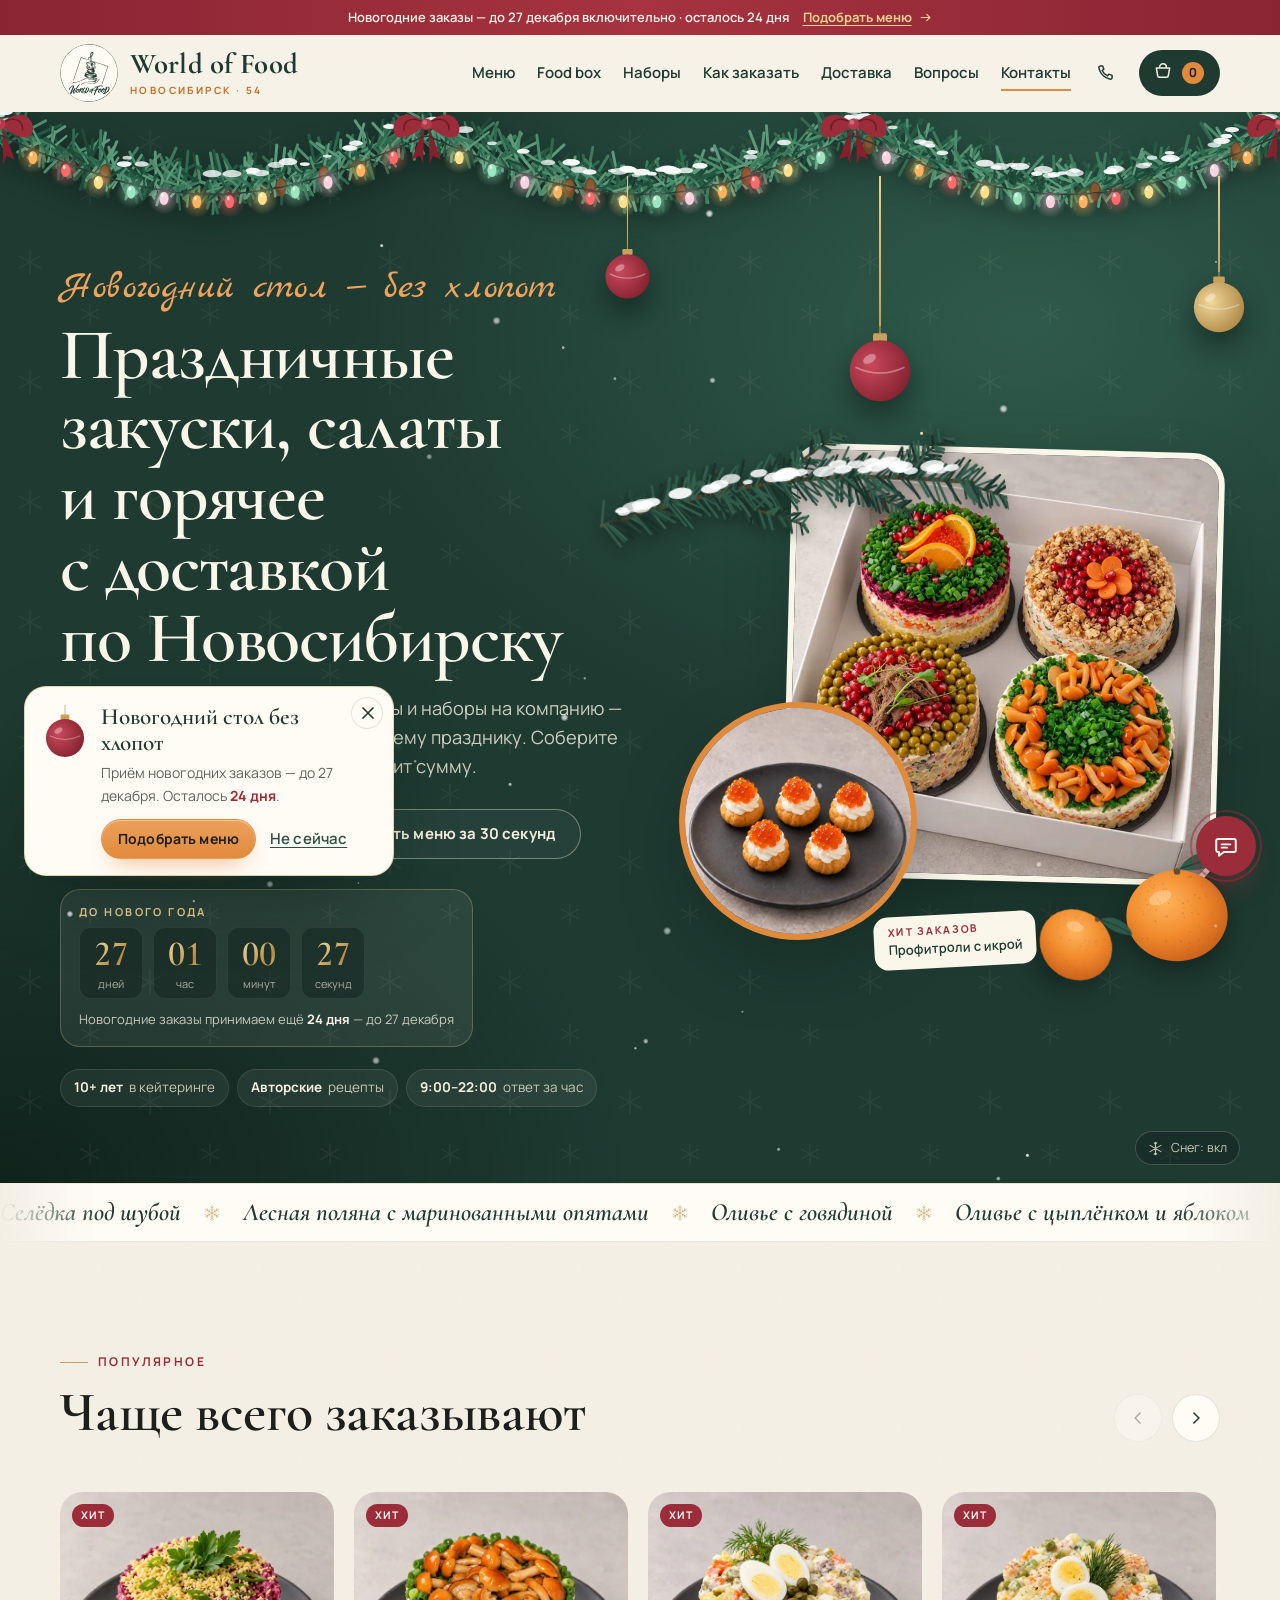
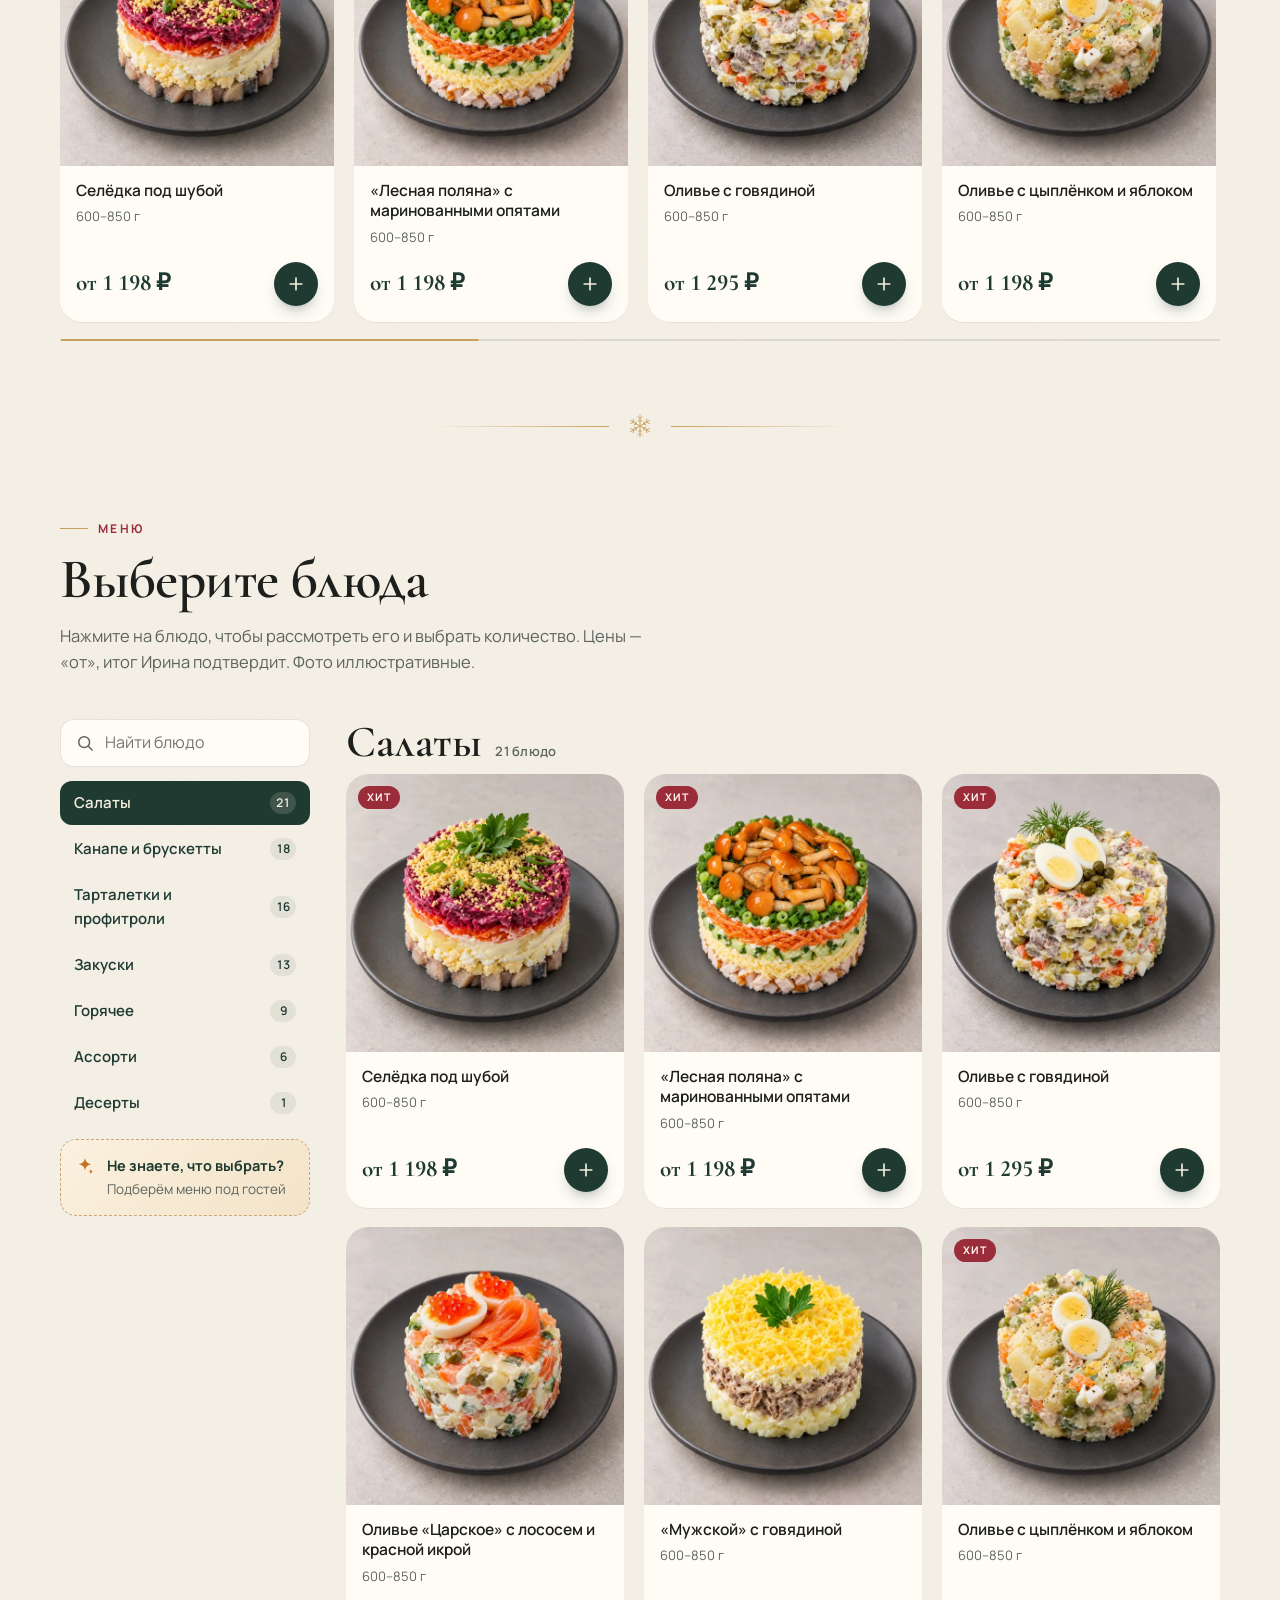
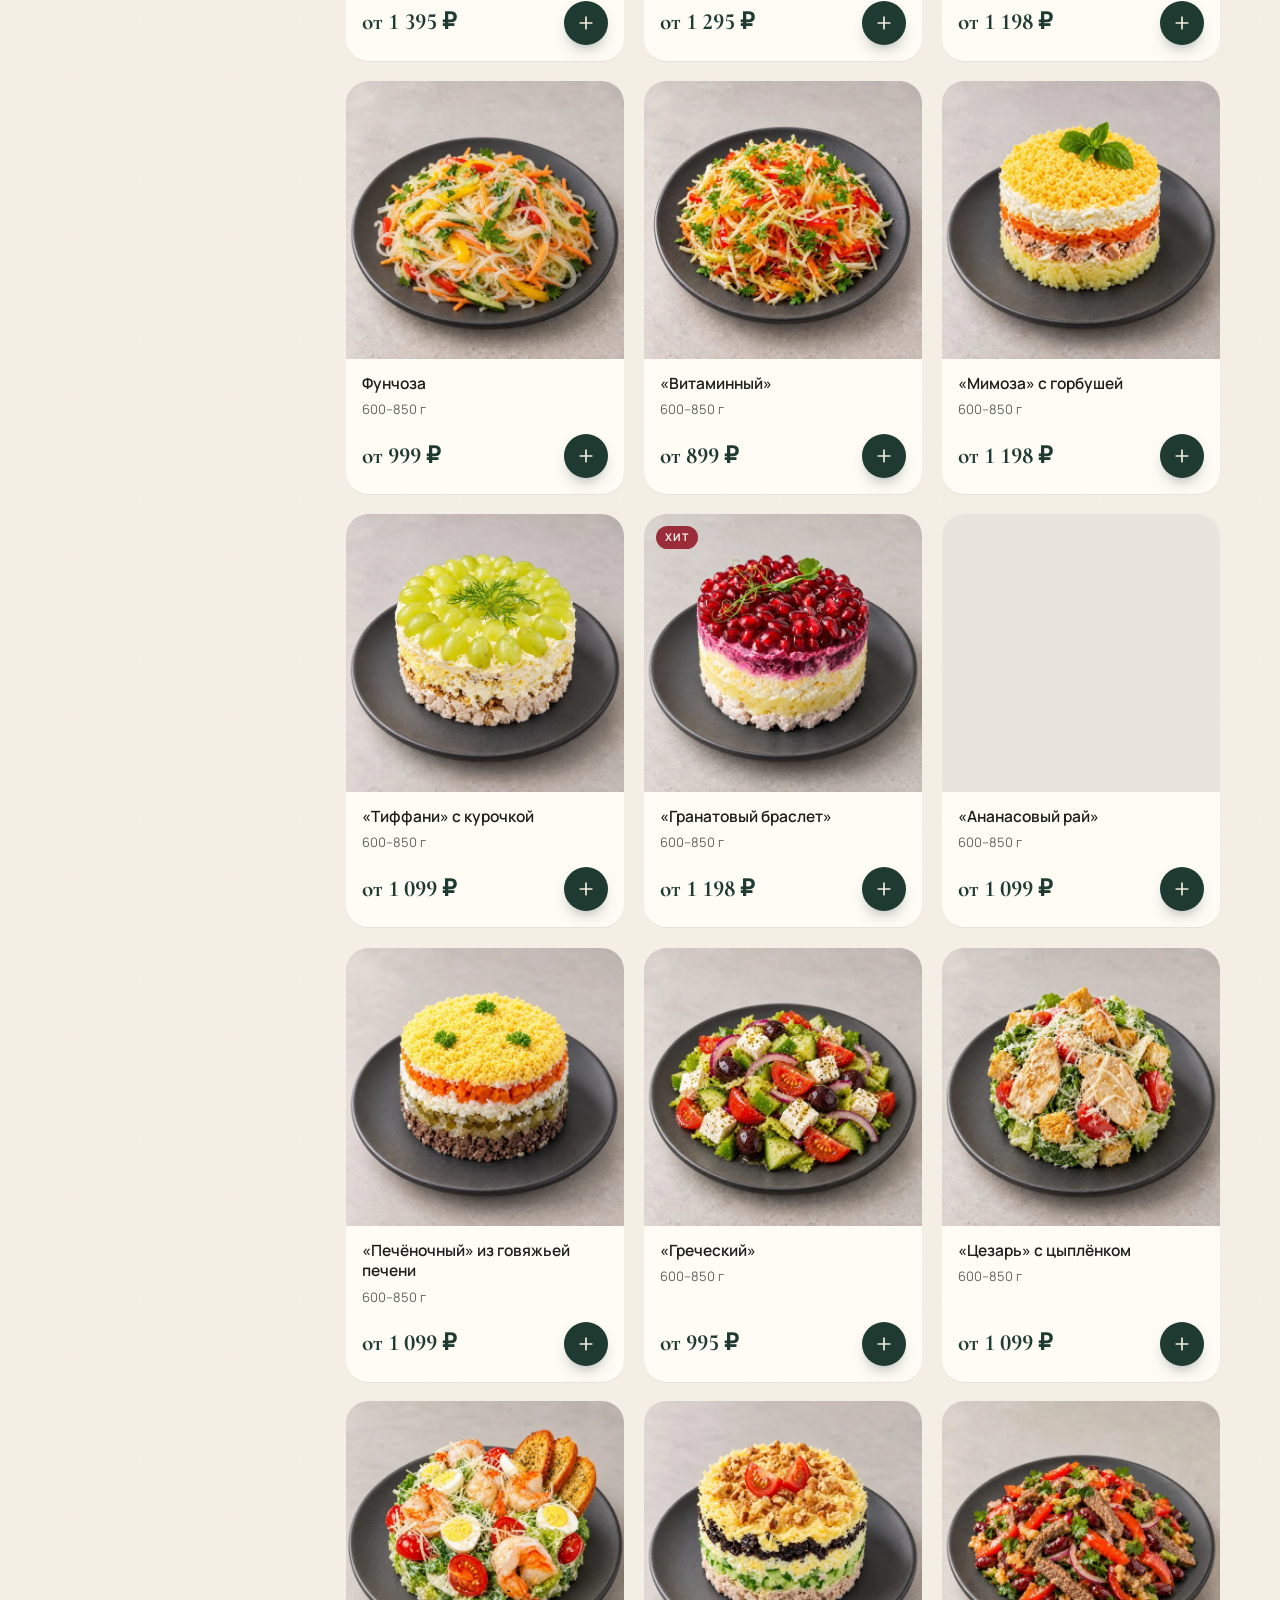
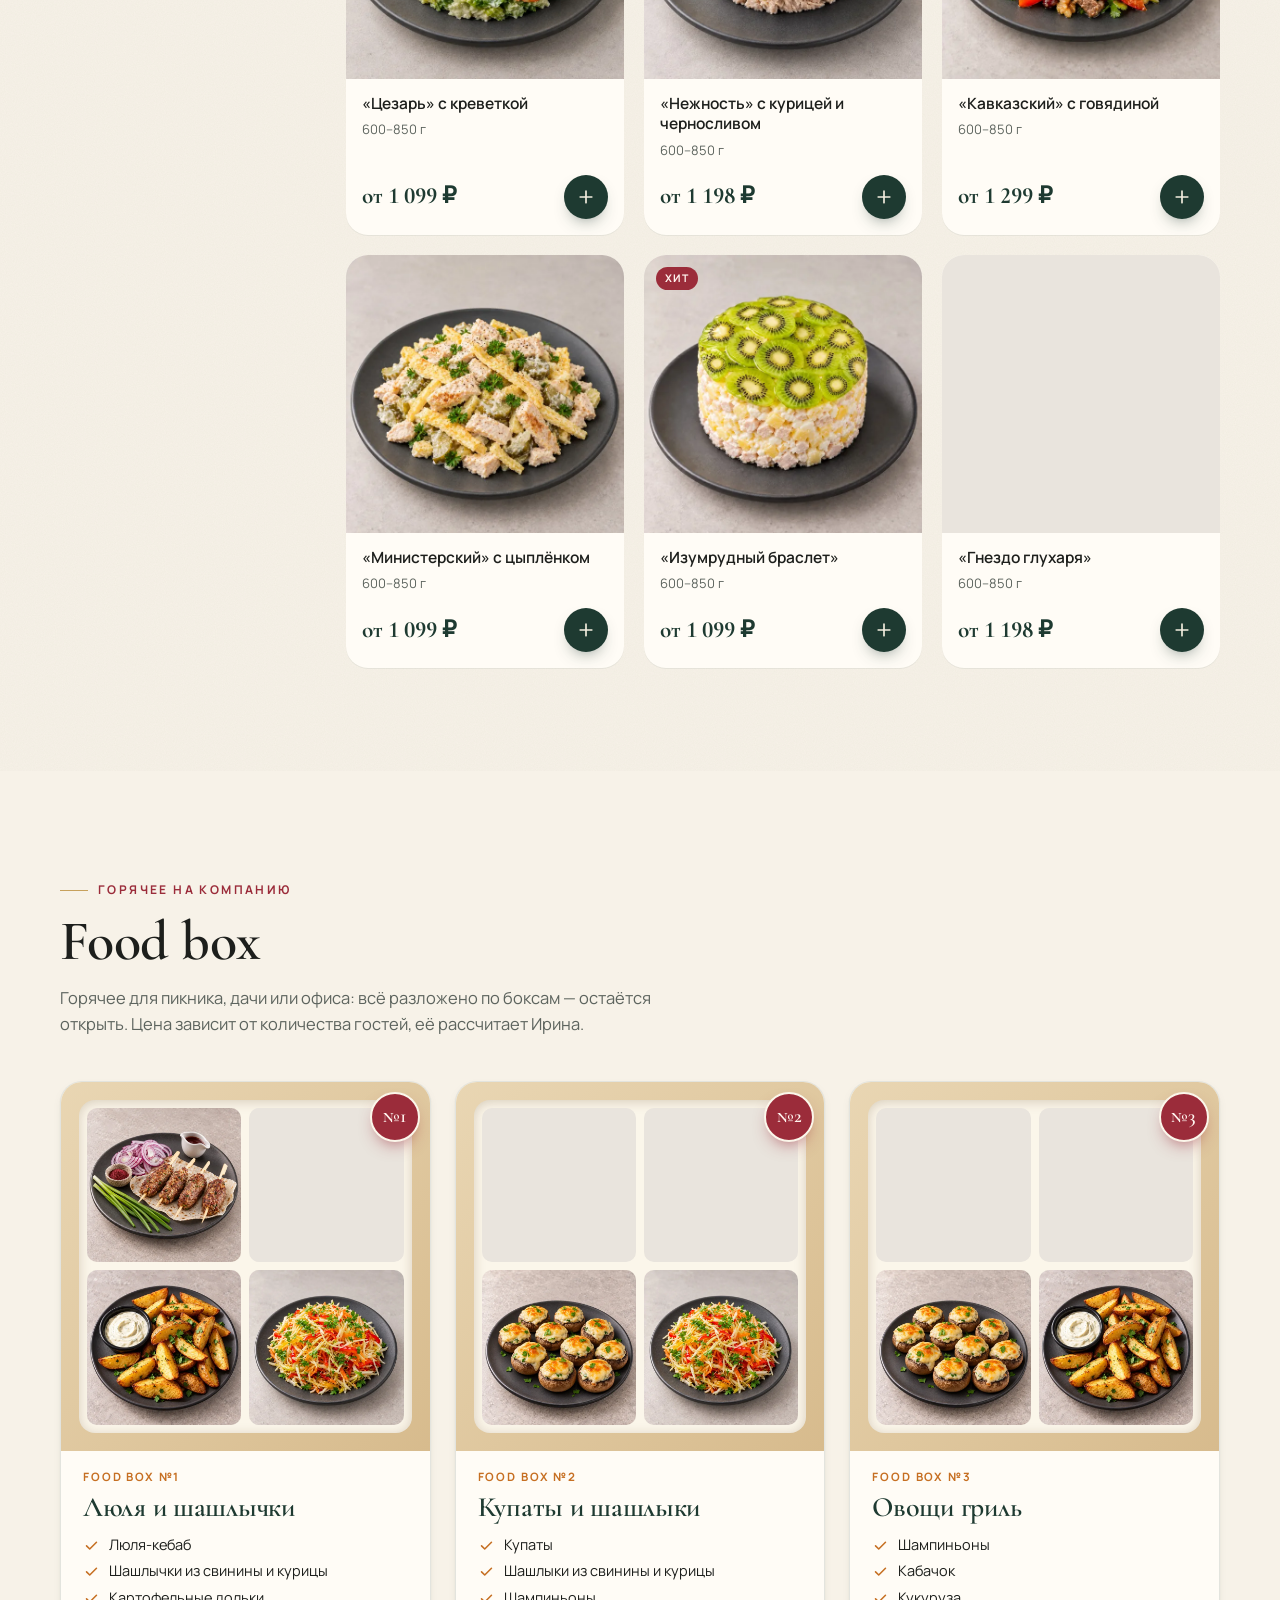
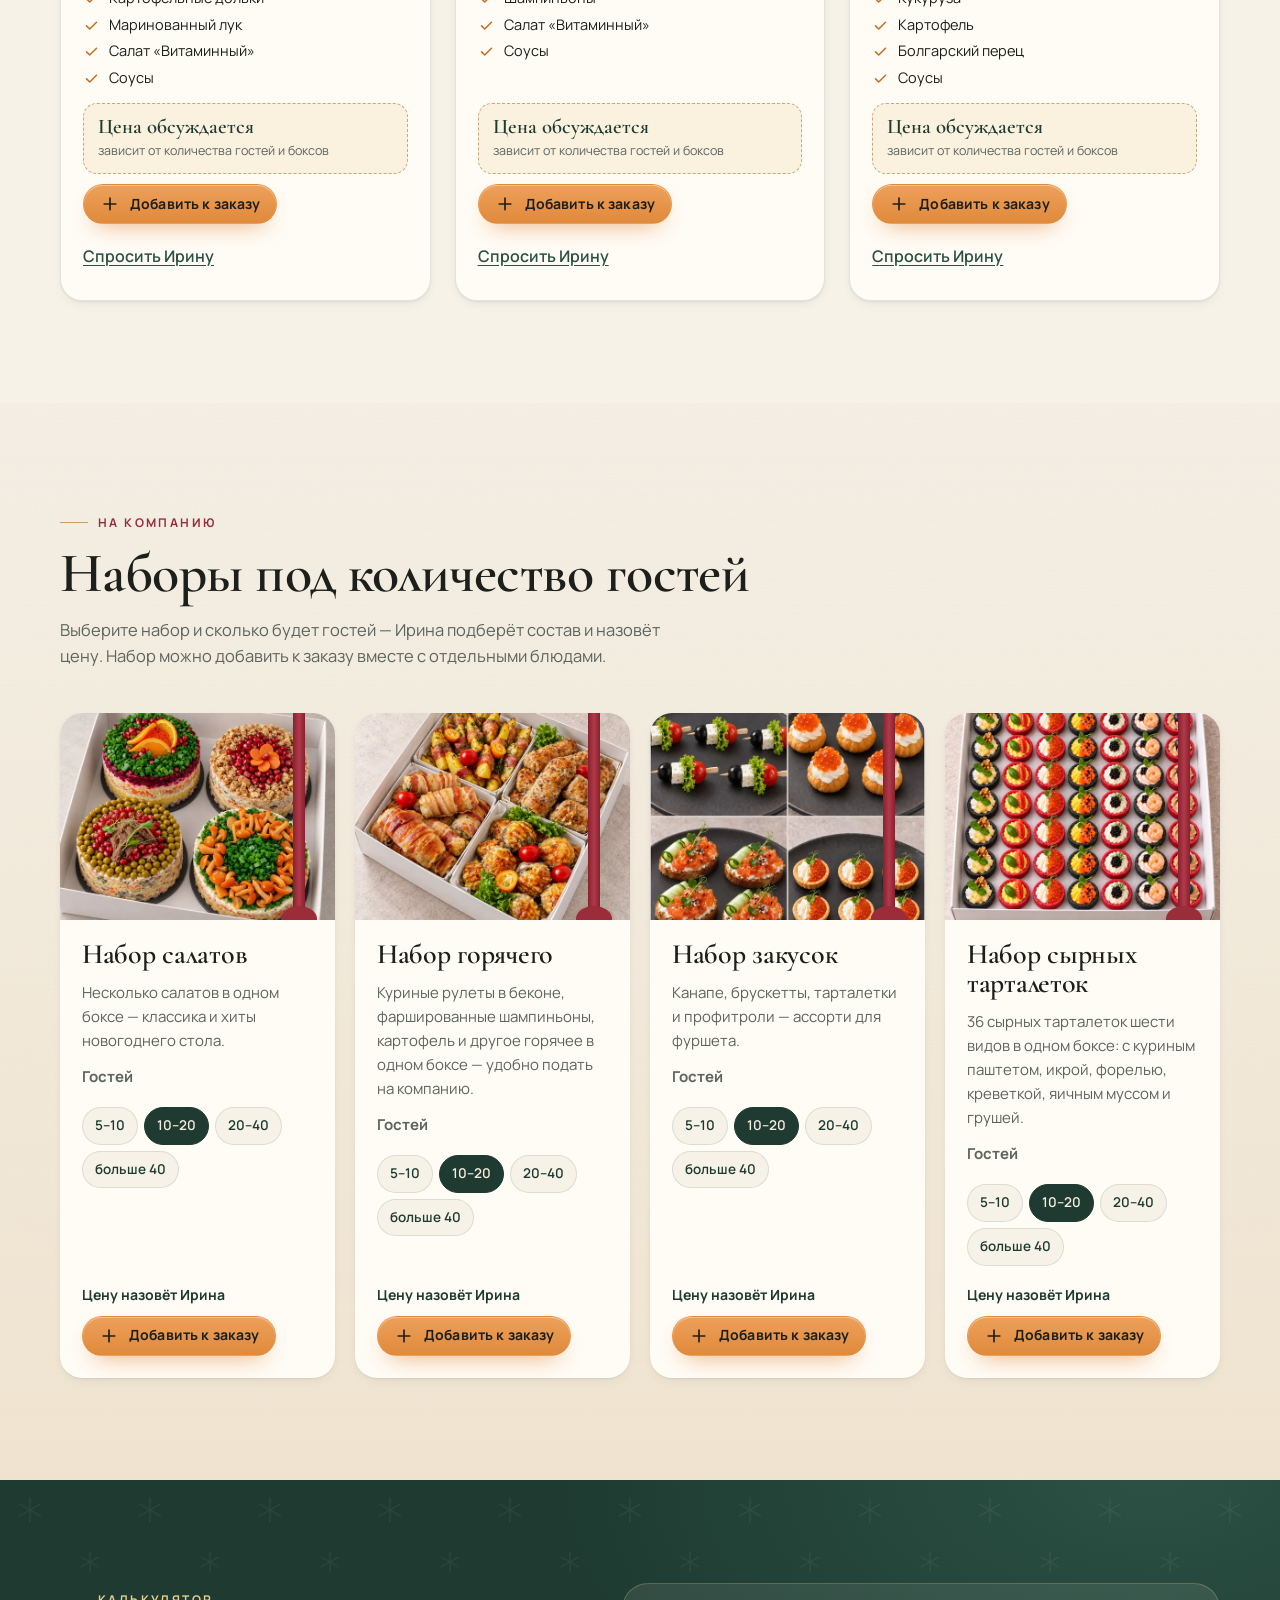
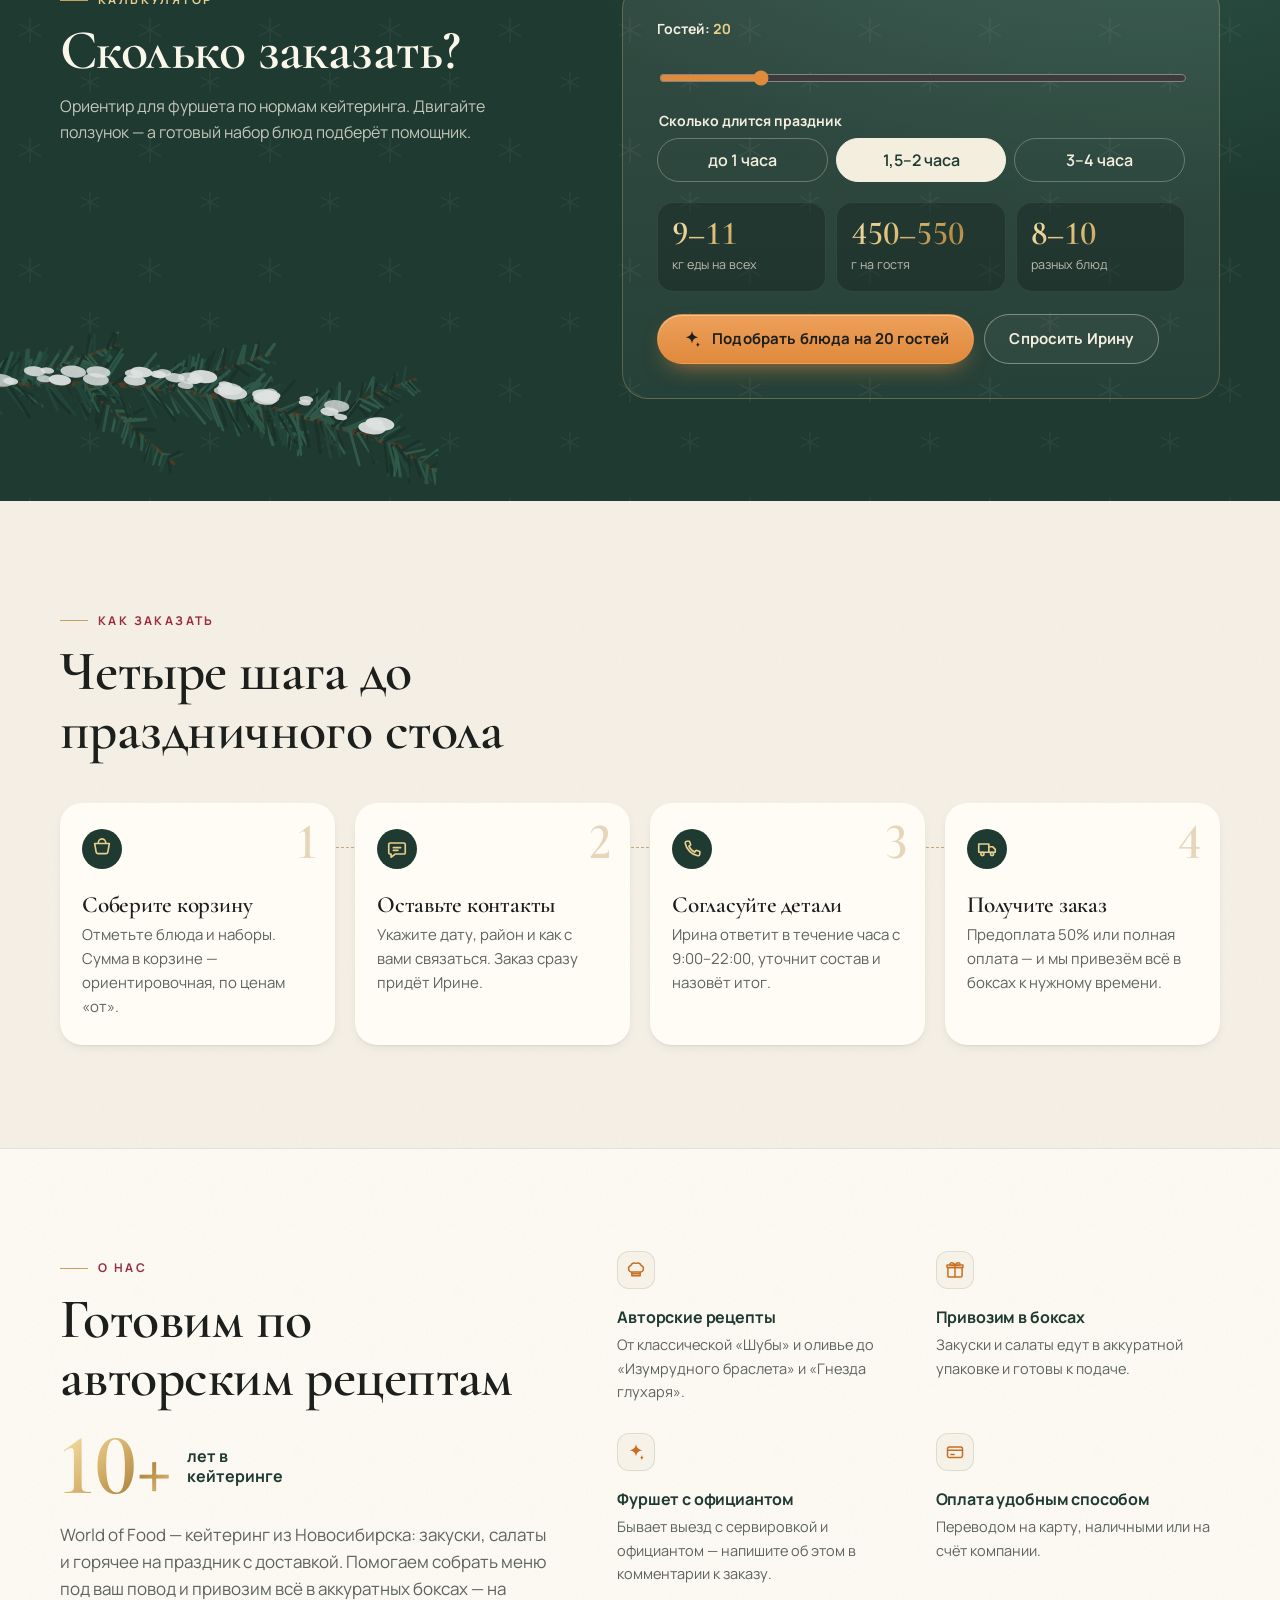
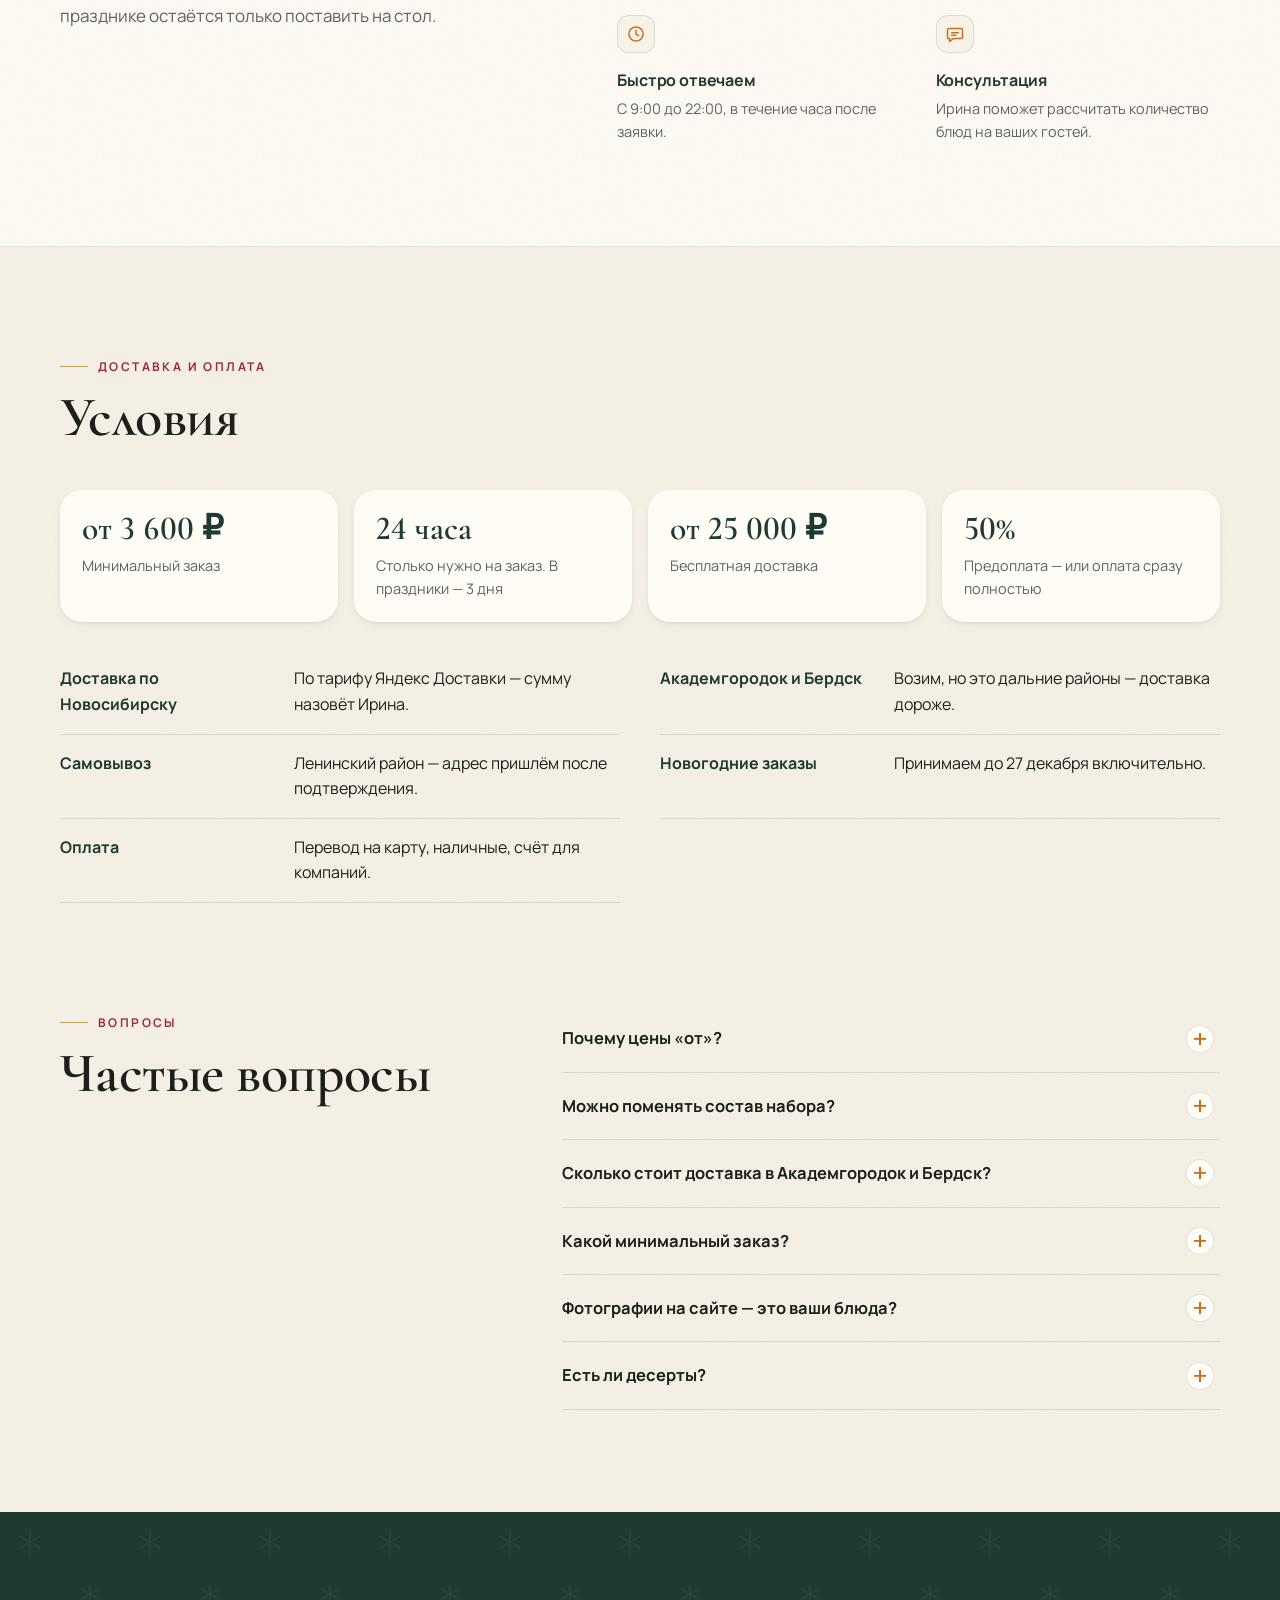
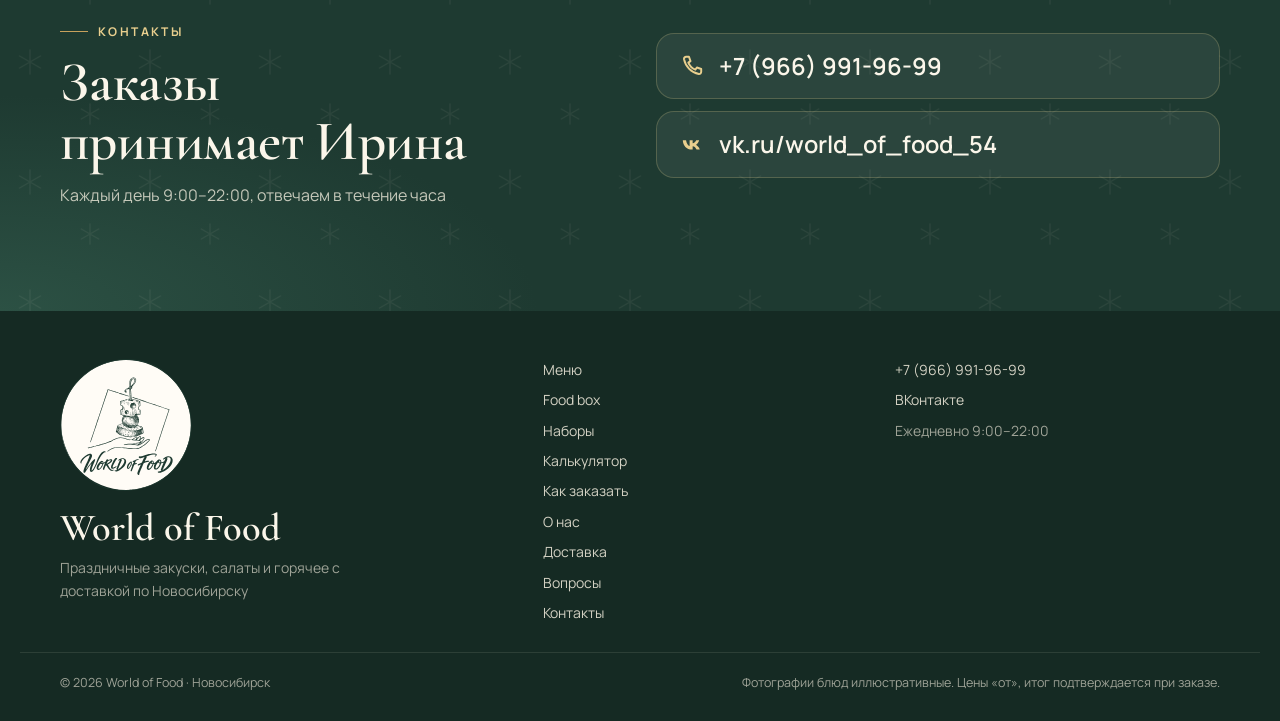
<file: index.html>
<!doctype html>
<html lang="ru">
<head>
<meta charset="utf-8">
<meta name="viewport" content="width=device-width, initial-scale=1, viewport-fit=cover">
<title>World of Food — праздничные закуски и салаты с доставкой в Новосибирске</title>
<meta name="description" content="Канапе, брускетты, тарталетки, салаты, горячее и наборы на компанию с доставкой по Новосибирску, в Академгородок и Бердск. Более 10 лет в кейтеринге, авторские рецепты. Заказ онлайн — Ирина перезвонит в течение часа.">
<meta name="theme-color" content="#1E3A31">
<link rel="icon" href="img/favicon.svg" type="image/svg+xml">
<link rel="apple-touch-icon" href="img/apple-touch-icon.png">
<meta property="og:type" content="website">
<meta property="og:title" content="World of Food — праздничный стол без хлопот">
<meta property="og:description" content="Закуски, салаты, горячее и наборы на компанию с доставкой по Новосибирску.">
<meta property="og:image" content="https://worldoffood54.ru/img/og.jpg">
<meta property="og:url" content="https://worldoffood54.ru/">
<meta property="og:locale" content="ru_RU">
<link rel="canonical" href="https://worldoffood54.ru/">
<link rel="preload" href="fonts/cormorant-garamond-cyrillic-600-normal.woff2" as="font" type="font/woff2" crossorigin>
<link rel="preload" href="fonts/manrope-cyrillic-500-normal.woff2" as="font" type="font/woff2" crossorigin>
<link rel="stylesheet" href="assets/styles.css">
<script>document.documentElement.className += " js";</script>
<script type="application/ld+json">
{
  "@context": "https://schema.org",
  "@type": "FoodEstablishment",
  "name": "World of Food",
  "alternateName": "world_of_food_54",
  "description": "Кейтеринг и доставка праздничных закусок, салатов и горячего в Новосибирске",
  "telephone": "+7-966-991-96-99",
  "areaServed": ["Новосибирск", "Академгородок", "Бердск"],
  "address": { "@type": "PostalAddress", "addressLocality": "Новосибирск", "addressCountry": "RU" },
  "openingHours": "Mo-Su 09:00-22:00",
  "servesCuisine": ["Русская", "Европейская"],
  "sameAs": ["https://vk.ru/world_of_food_54"]
}
</script>
</head>
<body class="season-newyear">

<svg width="0" height="0" style="position:absolute" aria-hidden="true">
  <symbol id="i-phone" viewBox="0 0 24 24"><path d="M6.6 3.5h2.6l1.4 4-2 1.4a12 12 0 0 0 6.5 6.5l1.4-2 4 1.4v2.6c0 1.2-1 2.1-2.2 2A17.5 17.5 0 0 1 4.6 5.7c-.1-1.2.8-2.2 2-2.2Z" fill="none" stroke="currentColor" stroke-width="1.8" stroke-linejoin="round"/></symbol>
  <symbol id="i-vk" viewBox="0 0 24 24"><path d="M3.5 7.5h3c.5 3.2 1.9 5 3.3 5.4V7.5h2.8v2.9c1.4-.2 2.8-1.6 3.3-2.9h2.7c-.4 1.9-1.9 3.6-3 4.3 1.1.6 2.9 2 3.6 4.4h-3c-.6-1.6-1.9-2.9-3.6-3.1v3.1h-.4c-5.5 0-8.4-3.7-8.7-8.7Z" fill="currentColor"/></symbol>
  <symbol id="i-cart" viewBox="0 0 24 24"><path d="M4 6h16l-1.6 9.2a2 2 0 0 1-2 1.8H7.6a2 2 0 0 1-2-1.8L4 6Zm4 0V5a4 4 0 0 1 8 0v1" fill="none" stroke="currentColor" stroke-width="1.8" stroke-linejoin="round"/></symbol>
  <symbol id="i-snow" viewBox="0 0 24 24"><path d="M12 2v20M3.3 7l17.4 10M3.3 17 20.7 7M12 5l-2-2m2 2 2-2m-2 16-2 2m2-2 2 2" fill="none" stroke="currentColor" stroke-width="1.7" stroke-linecap="round"/></symbol>
  <symbol id="i-close" viewBox="0 0 24 24"><path d="M6 6l12 12M18 6 6 18" stroke="currentColor" stroke-width="2" stroke-linecap="round"/></symbol>
  <symbol id="i-search" viewBox="0 0 24 24"><circle cx="11" cy="11" r="6.5" fill="none" stroke="currentColor" stroke-width="1.8"/><path d="m16 16 4.5 4.5" stroke="currentColor" stroke-width="1.8" stroke-linecap="round"/></symbol>
  <symbol id="i-box" viewBox="0 0 48 48"><path d="M6 16 24 8l18 8v18l-18 8-18-8V16Zm0 0 18 8 18-8M24 24v18" fill="none" stroke="currentColor" stroke-width="2" stroke-linejoin="round"/><path d="M15 12l18 8" stroke="currentColor" stroke-width="2"/></symbol>
  <symbol id="i-arrow" viewBox="0 0 24 24"><path d="M5 12h14m-5-5 5 5-5 5" fill="none" stroke="currentColor" stroke-width="1.9" stroke-linecap="round" stroke-linejoin="round"/></symbol>
  <symbol id="i-left" viewBox="0 0 24 24"><path d="m14.5 6-6 6 6 6" fill="none" stroke="currentColor" stroke-width="1.9" stroke-linecap="round" stroke-linejoin="round"/></symbol>
  <symbol id="i-right" viewBox="0 0 24 24"><path d="m9.5 6 6 6-6 6" fill="none" stroke="currentColor" stroke-width="1.9" stroke-linecap="round" stroke-linejoin="round"/></symbol>
  <symbol id="i-plus" viewBox="0 0 24 24"><path d="M12 5v14M5 12h14" stroke="currentColor" stroke-width="2" stroke-linecap="round"/></symbol>
  <symbol id="i-minus" viewBox="0 0 24 24"><path d="M5 12h14" stroke="currentColor" stroke-width="2" stroke-linecap="round"/></symbol>
  <symbol id="i-check" viewBox="0 0 24 24"><path d="m5 12.5 4.5 4.5L19 7.5" fill="none" stroke="currentColor" stroke-width="2.2" stroke-linecap="round" stroke-linejoin="round"/></symbol>
  <symbol id="i-chat" viewBox="0 0 24 24"><path d="M4.5 5.5h15a1.5 1.5 0 0 1 1.5 1.5v9a1.5 1.5 0 0 1-1.5 1.5H10l-4.5 3.5v-3.5h-1A1.5 1.5 0 0 1 3 16V7a1.5 1.5 0 0 1 1.5-1.5Z" fill="none" stroke="currentColor" stroke-width="1.8" stroke-linejoin="round"/><path d="M8 10.5h8M8 13.5h5" stroke="currentColor" stroke-width="1.8" stroke-linecap="round"/></symbol>
  <symbol id="i-gift" viewBox="0 0 24 24"><rect x="3.5" y="9" width="17" height="11.5" rx="1.5" fill="none" stroke="currentColor" stroke-width="1.8"/><path d="M2.5 9h19v-3h-19Zm9.5-3v14.5M12 6c-2-3.5-6-3.5-6-1s4 1 6 1Zm0 0c2-3.5 6-3.5 6-1s-4 1-6 1Z" fill="none" stroke="currentColor" stroke-width="1.8" stroke-linejoin="round"/></symbol>
  <symbol id="i-spark" viewBox="0 0 24 24"><path d="M12 2.5c.6 4.6 2.9 6.9 7.5 7.5-4.6.6-6.9 2.9-7.5 7.5-.6-4.6-2.9-6.9-7.5-7.5 4.6-.6 6.9-2.9 7.5-7.5Z" fill="currentColor"/><path d="M19 15.5c.3 2 1.3 3 3 3.2-1.7.3-2.7 1.3-3 3.3-.3-2-1.3-3-3-3.3 1.7-.2 2.7-1.2 3-3.2Z" fill="currentColor"/></symbol>
  <symbol id="i-clock" viewBox="0 0 24 24"><circle cx="12" cy="12" r="8.5" fill="none" stroke="currentColor" stroke-width="1.8"/><path d="M12 7.5V12l3 2" fill="none" stroke="currentColor" stroke-width="1.8" stroke-linecap="round"/></symbol>
  <symbol id="i-truck" viewBox="0 0 24 24"><path d="M3 6.5h11v9H3zM14 9.5h4l3 3v3h-7" fill="none" stroke="currentColor" stroke-width="1.8" stroke-linejoin="round"/><circle cx="7" cy="17.5" r="1.8" fill="none" stroke="currentColor" stroke-width="1.8"/><circle cx="17.5" cy="17.5" r="1.8" fill="none" stroke="currentColor" stroke-width="1.8"/></symbol>
  <symbol id="i-chef" viewBox="0 0 24 24"><path d="M7 14.5V19h10v-4.5M7 14.5a4 4 0 0 1-1.2-7.8A4.5 4.5 0 0 1 12 4a4.5 4.5 0 0 1 6.2 2.7A4 4 0 0 1 17 14.5Z" fill="none" stroke="currentColor" stroke-width="1.8" stroke-linejoin="round"/><path d="M7 16.5h10" stroke="currentColor" stroke-width="1.8"/></symbol>
  <symbol id="i-card" viewBox="0 0 24 24"><rect x="3" y="6" width="18" height="12.5" rx="2" fill="none" stroke="currentColor" stroke-width="1.8"/><path d="M3 10h18M7 15h4" stroke="currentColor" stroke-width="1.8" stroke-linecap="round"/></symbol>
  <symbol id="i-menu" viewBox="0 0 24 24"><path d="M4 7h16M4 12h16M4 17h10" fill="none" stroke="currentColor" stroke-width="2" stroke-linecap="round"/></symbol>
  <symbol id="i-up" viewBox="0 0 24 24"><path d="M12 19V5m-6 6 6-6 6 6" fill="none" stroke="currentColor" stroke-width="2" stroke-linecap="round" stroke-linejoin="round"/></symbol>
  <symbol id="i-home" viewBox="0 0 24 24"><path d="M4 11 12 4l8 7v8.5a1 1 0 0 1-1 1h-4.5V15h-5v5.5H5a1 1 0 0 1-1-1Z" fill="none" stroke="currentColor" stroke-width="1.8" stroke-linejoin="round"/></symbol>
  <symbol id="i-dish" viewBox="0 0 24 24"><path d="M3 17.5h18M4.5 17.5a7.5 7.5 0 0 1 15 0M12 7.2V5.5m-1.5 0h3" fill="none" stroke="currentColor" stroke-width="1.8" stroke-linecap="round" stroke-linejoin="round"/></symbol>
  <symbol id="i-star" viewBox="0 0 24 24"><path d="m12 3.8 2.5 5.1 5.6.8-4 3.9 1 5.6-5.1-2.7-5 2.7 1-5.6-4.1-3.9 5.6-.8Z" fill="none" stroke="currentColor" stroke-width="1.8" stroke-linejoin="round"/></symbol>
  <symbol id="i-calc" viewBox="0 0 24 24"><rect x="5" y="3.5" width="14" height="17" rx="2" fill="none" stroke="currentColor" stroke-width="1.8"/><path d="M8.5 7.5h7M8.5 12h1m2.5 0h1m2.5 0h0M8.5 16h1m2.5 0h1m2.5 0h0" fill="none" stroke="currentColor" stroke-width="1.9" stroke-linecap="round"/></symbol>
  <symbol id="i-list" viewBox="0 0 24 24"><path d="M9.5 6.5h10M9.5 12h10M9.5 17.5h10" fill="none" stroke="currentColor" stroke-width="1.8" stroke-linecap="round"/><circle cx="5" cy="6.5" r="1.3" fill="currentColor"/><circle cx="5" cy="12" r="1.3" fill="currentColor"/><circle cx="5" cy="17.5" r="1.3" fill="currentColor"/></symbol>
  <symbol id="i-help" viewBox="0 0 24 24"><circle cx="12" cy="12" r="8.5" fill="none" stroke="currentColor" stroke-width="1.8"/><path d="M9.6 9.6a2.5 2.5 0 1 1 3.4 2.3c-.6.3-1 .8-1 1.5v.4" fill="none" stroke="currentColor" stroke-width="1.8" stroke-linecap="round"/><circle cx="12" cy="16.9" r="1.1" fill="currentColor"/></symbol>
  <symbol id="i-pin" viewBox="0 0 24 24"><path d="M12 21s-6.5-5.6-6.5-11a6.5 6.5 0 0 1 13 0c0 5.4-6.5 11-6.5 11Z" fill="none" stroke="currentColor" stroke-width="1.8" stroke-linejoin="round"/><circle cx="12" cy="10" r="2.3" fill="none" stroke="currentColor" stroke-width="1.8"/></symbol>
  <symbol id="i-corn" viewBox="0 0 48 48"><path d="M24 6c5 0 8 7 8 17s-3 17-8 17-8-7-8-17 3-17 8-17Z" fill="#F2C94C" stroke="#B7862B" stroke-width="1.6"/><path d="M19 14h10M18 20h12M18 26h12M19 32h10M24 7v32" stroke="#D9A83A" stroke-width="1.2"/><path d="M24 42c-6-2-11-9-12-19 6 3 9 9 12 19Zm0 0c6-2 11-9 12-19-6 3-9 9-12 19Z" fill="#6FA35A" stroke="#4E7D3C" stroke-width="1.4" stroke-linejoin="round"/></symbol>
  <symbol id="i-pepper" viewBox="0 0 48 48"><path d="M24 12c-4-1-10 0-12 5-3 7 0 16 5 21 3 3 7 3 9 0 2 3 6 3 9 0 5-5 8-14 5-21-2-5-8-6-12-5Z" fill="#E4573F" stroke="#A8352A" stroke-width="1.6" stroke-linejoin="round"/><path d="M24 12c0-3 1-5 4-6" fill="none" stroke="#4E7D3C" stroke-width="2.2" stroke-linecap="round"/><path d="M19 18c-2 4-2 9 0 13" fill="none" stroke="#FFFFFF" stroke-opacity=".45" stroke-width="2" stroke-linecap="round"/></symbol>
</svg>

<div class="promo ny-only" id="promo">
  <span id="promoText">Новогодние заказы принимаем до 27 декабря включительно</span>
  <button type="button" class="promo-link" data-open-quiz>Подобрать меню <svg class="ic"><use href="#i-arrow"/></svg></button>
</div>

<header class="site-header" id="top">
  <div class="wrap header-row">
    <a class="logo" href="#top" aria-label="World of Food — на главную">
      <img class="logo-img" src="img/logo.svg" alt="" width="58" height="58">
      <span class="logo-text"><span class="logo-mark">World of Food</span><span class="logo-sub" id="brandSub">Новосибирск · 54</span></span>
    </a>
    <nav class="nav" aria-label="Разделы">
      <a href="#menu">Меню</a><a href="#boxes">Food box</a><a href="#sets">Наборы</a><a href="#how">Как заказать</a><a href="#delivery">Доставка</a><a href="#faq">Вопросы</a><a href="#contacts">Контакты</a>
    </nav>
    <a class="header-phone" data-phone href="tel:+79669919699"><svg class="ic"><use href="#i-phone"/></svg><span data-phone-text>+7 (966) 991-96-99</span></a>
    <button class="cart-btn" type="button" data-open-cart aria-label="Открыть корзину">
      <svg class="ic"><use href="#i-cart"/></svg><span class="cart-count" data-cart-count>0</span><span class="cart-sum" data-cart-sum></span>
    </button>
    <button class="nav-btn" type="button" data-open-nav aria-controls="mnav" aria-expanded="false" aria-label="Все разделы сайта"><svg class="ic"><use href="#i-menu"/></svg><span>Разделы</span></button>
  </div>
</header>

<main>
  <section class="hero" id="hero" aria-labelledby="heroTitle">
    <div class="hero-garland ny-only" aria-hidden="true">
      <img src="img/decor/garland.svg" alt="">
      <div class="garland-lights" aria-hidden="true"><svg class="gl-base" viewBox="0 0 1600 210" preserveAspectRatio="xMidYMin slice" aria-hidden="true"><path d="M0,34 L8,37 L16,41 L24,44 L32,48 L40,51 L48,55 L56,58 L64,61 L72,64 L80,68 L88,71 L96,74 L104,77 L112,79 L120,82 L128,85 L136,87 L144,90 L152,92 L160,94 L168,96 L176,98 L184,99 L192,101 L200,102 L208,104 L216,105 L224,106 L232,106 L240,107 L248,108 L256,108 L264,108 L272,108 L280,108 L288,107 L296,107 L304,106 L312,105 L320,104 L328,103 L336,102 L344,100 L352,99 L360,97 L368,95 L376,93 L384,91 L392,89 L400,86 L408,84 L416,81 L424,78 L432,76 L440,73 L448,70 L456,67 L464,63 L472,60 L480,57 L488,54 L496,50 L504,47 L512,43 L520,40 L528,36 L536,35 L544,39 L552,42 L560,46 L568,49 L576,52 L584,56 L592,59 L600,62 L608,66 L616,69 L624,72 L632,75 L640,77 L648,80 L656,83 L664,85 L672,88 L680,90 L688,92 L696,95 L704,96 L712,98 L720,100 L728,101 L736,103 L744,104 L752,105 L760,106 L768,107 L776,107 L784,108 L792,108 L800,108 L808,108 L816,108 L824,107 L832,107 L840,106 L848,105 L856,104 L864,103 L872,101 L880,100 L888,98 L896,96 L904,95 L912,92 L920,90 L928,88 L936,85 L944,83 L952,80 L960,77 L968,75 L976,72 L984,69 L992,66 L1000,62 L1008,59 L1016,56 L1024,52 L1032,49 L1040,46 L1048,42 L1056,39 L1064,35 L1072,36 L1080,40 L1088,43 L1096,47 L1104,50 L1112,54 L1120,57 L1128,60 L1136,63 L1144,67 L1152,70 L1160,73 L1168,76 L1176,78 L1184,81 L1192,84 L1200,86 L1208,89 L1216,91 L1224,93 L1232,95 L1240,97 L1248,99 L1256,100 L1264,102 L1272,103 L1280,104 L1288,105 L1296,106 L1304,107 L1312,107 L1320,108 L1328,108 L1336,108 L1344,108 L1352,108 L1360,107 L1368,106 L1376,106 L1384,105 L1392,104 L1400,102 L1408,101 L1416,99 L1424,98 L1432,96 L1440,94 L1448,92 L1456,90 L1464,87 L1472,85 L1480,82 L1488,79 L1496,77 L1504,74 L1512,71 L1520,68 L1528,64 L1536,61 L1544,58 L1552,55 L1560,51 L1568,48 L1576,44 L1584,41 L1592,37 L1600,34" fill="none" stroke="#2B3A33" stroke-width="2"/><rect x="38" y="50" width="6" height="6" rx="1" fill="#2B3A33"/><ellipse cx="41" cy="62" rx="5.5" ry="8" fill="#8A5A2A"/><rect x="79" y="66" width="6" height="6" rx="1" fill="#2B3A33"/><ellipse cx="82" cy="78" rx="5.5" ry="8" fill="#8A3434"/><rect x="120" y="81" width="6" height="6" rx="1" fill="#2B3A33"/><ellipse cx="123" cy="93" rx="5.5" ry="8" fill="#8C7A45"/><rect x="161" y="93" width="6" height="6" rx="1" fill="#2B3A33"/><ellipse cx="164" cy="105" rx="5.5" ry="8" fill="#4E7D66"/><rect x="202" y="101" width="6" height="6" rx="1" fill="#2B3A33"/><ellipse cx="205" cy="113" rx="5.5" ry="8" fill="#8C6F79"/><rect x="243" y="105" width="6" height="6" rx="1" fill="#2B3A33"/><ellipse cx="246" cy="117" rx="5.5" ry="8" fill="#8A5A2A"/><rect x="284" y="105" width="6" height="6" rx="1" fill="#2B3A33"/><ellipse cx="287" cy="117" rx="5.5" ry="8" fill="#8A3434"/><rect x="325" y="101" width="6" height="6" rx="1" fill="#2B3A33"/><ellipse cx="328" cy="113" rx="5.5" ry="8" fill="#8C7A45"/><rect x="366" y="93" width="6" height="6" rx="1" fill="#2B3A33"/><ellipse cx="369" cy="105" rx="5.5" ry="8" fill="#4E7D66"/><rect x="407" y="81" width="6" height="6" rx="1" fill="#2B3A33"/><ellipse cx="410" cy="93" rx="5.5" ry="8" fill="#8C6F79"/><rect x="448" y="66" width="6" height="6" rx="1" fill="#2B3A33"/><ellipse cx="451" cy="78" rx="5.5" ry="8" fill="#8A5A2A"/><rect x="489" y="50" width="6" height="6" rx="1" fill="#2B3A33"/><ellipse cx="492" cy="62" rx="5.5" ry="8" fill="#8A3434"/><rect x="571" y="50" width="6" height="6" rx="1" fill="#2B3A33"/><ellipse cx="574" cy="62" rx="5.5" ry="8" fill="#8C7A45"/><rect x="612" y="66" width="6" height="6" rx="1" fill="#2B3A33"/><ellipse cx="615" cy="78" rx="5.5" ry="8" fill="#4E7D66"/><rect x="653" y="81" width="6" height="6" rx="1" fill="#2B3A33"/><ellipse cx="656" cy="93" rx="5.5" ry="8" fill="#8C6F79"/><rect x="694" y="93" width="6" height="6" rx="1" fill="#2B3A33"/><ellipse cx="697" cy="105" rx="5.5" ry="8" fill="#8A5A2A"/><rect x="735" y="101" width="6" height="6" rx="1" fill="#2B3A33"/><ellipse cx="738" cy="113" rx="5.5" ry="8" fill="#8A3434"/><rect x="776" y="105" width="6" height="6" rx="1" fill="#2B3A33"/><ellipse cx="779" cy="117" rx="5.5" ry="8" fill="#8C7A45"/><rect x="818" y="105" width="6" height="6" rx="1" fill="#2B3A33"/><ellipse cx="821" cy="117" rx="5.5" ry="8" fill="#4E7D66"/><rect x="859" y="101" width="6" height="6" rx="1" fill="#2B3A33"/><ellipse cx="862" cy="113" rx="5.5" ry="8" fill="#8C6F79"/><rect x="900" y="93" width="6" height="6" rx="1" fill="#2B3A33"/><ellipse cx="903" cy="105" rx="5.5" ry="8" fill="#8A5A2A"/><rect x="941" y="81" width="6" height="6" rx="1" fill="#2B3A33"/><ellipse cx="944" cy="93" rx="5.5" ry="8" fill="#8A3434"/><rect x="982" y="66" width="6" height="6" rx="1" fill="#2B3A33"/><ellipse cx="985" cy="78" rx="5.5" ry="8" fill="#8C7A45"/><rect x="1023" y="50" width="6" height="6" rx="1" fill="#2B3A33"/><ellipse cx="1026" cy="62" rx="5.5" ry="8" fill="#4E7D66"/><rect x="1105" y="50" width="6" height="6" rx="1" fill="#2B3A33"/><ellipse cx="1108" cy="62" rx="5.5" ry="8" fill="#8C6F79"/><rect x="1146" y="66" width="6" height="6" rx="1" fill="#2B3A33"/><ellipse cx="1149" cy="78" rx="5.5" ry="8" fill="#8A5A2A"/><rect x="1187" y="81" width="6" height="6" rx="1" fill="#2B3A33"/><ellipse cx="1190" cy="93" rx="5.5" ry="8" fill="#8A3434"/><rect x="1228" y="93" width="6" height="6" rx="1" fill="#2B3A33"/><ellipse cx="1231" cy="105" rx="5.5" ry="8" fill="#8C7A45"/><rect x="1269" y="101" width="6" height="6" rx="1" fill="#2B3A33"/><ellipse cx="1272" cy="113" rx="5.5" ry="8" fill="#4E7D66"/><rect x="1310" y="105" width="6" height="6" rx="1" fill="#2B3A33"/><ellipse cx="1313" cy="117" rx="5.5" ry="8" fill="#8C6F79"/><rect x="1351" y="105" width="6" height="6" rx="1" fill="#2B3A33"/><ellipse cx="1354" cy="117" rx="5.5" ry="8" fill="#8A5A2A"/><rect x="1392" y="101" width="6" height="6" rx="1" fill="#2B3A33"/><ellipse cx="1395" cy="113" rx="5.5" ry="8" fill="#8A3434"/><rect x="1433" y="93" width="6" height="6" rx="1" fill="#2B3A33"/><ellipse cx="1436" cy="105" rx="5.5" ry="8" fill="#8C7A45"/><rect x="1474" y="81" width="6" height="6" rx="1" fill="#2B3A33"/><ellipse cx="1477" cy="93" rx="5.5" ry="8" fill="#4E7D66"/><rect x="1515" y="66" width="6" height="6" rx="1" fill="#2B3A33"/><ellipse cx="1518" cy="78" rx="5.5" ry="8" fill="#8C6F79"/><rect x="1556" y="50" width="6" height="6" rx="1" fill="#2B3A33"/><ellipse cx="1559" cy="62" rx="5.5" ry="8" fill="#8A5A2A"/></svg><div class="gl-glow g1"><svg viewBox="0 0 1600 210" preserveAspectRatio="xMidYMin slice" aria-hidden="true"><defs><radialGradient id="h00"><stop offset="0" stop-color="#FFB35C" stop-opacity=".75"/><stop offset=".45" stop-color="#FFB35C" stop-opacity=".28"/><stop offset="1" stop-color="#FFB35C" stop-opacity="0"/></radialGradient><radialGradient id="h01"><stop offset="0" stop-color="#FF6B6B" stop-opacity=".75"/><stop offset=".45" stop-color="#FF6B6B" stop-opacity=".28"/><stop offset="1" stop-color="#FF6B6B" stop-opacity="0"/></radialGradient><radialGradient id="h02"><stop offset="0" stop-color="#FFE08A" stop-opacity=".75"/><stop offset=".45" stop-color="#FFE08A" stop-opacity=".28"/><stop offset="1" stop-color="#FFE08A" stop-opacity="0"/></radialGradient><radialGradient id="h03"><stop offset="0" stop-color="#9EE6C1" stop-opacity=".75"/><stop offset=".45" stop-color="#9EE6C1" stop-opacity=".28"/><stop offset="1" stop-color="#9EE6C1" stop-opacity="0"/></radialGradient><radialGradient id="h04"><stop offset="0" stop-color="#FFD1E0" stop-opacity=".75"/><stop offset=".45" stop-color="#FFD1E0" stop-opacity=".28"/><stop offset="1" stop-color="#FFD1E0" stop-opacity="0"/></radialGradient></defs><circle cx="41" cy="62" r="20" fill="url(#h00)"/><ellipse cx="41" cy="62" rx="5.5" ry="8" fill="#FFB35C"/><ellipse cx="39.2" cy="58" rx="1.6" ry="2.6" fill="#fff" opacity=".7"/><circle cx="164" cy="105" r="20" fill="url(#h03)"/><ellipse cx="164" cy="105" rx="5.5" ry="8" fill="#9EE6C1"/><ellipse cx="162.3" cy="101" rx="1.6" ry="2.6" fill="#fff" opacity=".7"/><circle cx="287" cy="117" r="20" fill="url(#h01)"/><ellipse cx="287" cy="117" rx="5.5" ry="8" fill="#FF6B6B"/><ellipse cx="285.4" cy="113" rx="1.6" ry="2.6" fill="#fff" opacity=".7"/><circle cx="410" cy="93" r="20" fill="url(#h04)"/><ellipse cx="410" cy="93" rx="5.5" ry="8" fill="#FFD1E0"/><ellipse cx="408.5" cy="89" rx="1.6" ry="2.6" fill="#fff" opacity=".7"/><circle cx="574" cy="62" r="20" fill="url(#h02)"/><ellipse cx="574" cy="62" rx="5.5" ry="8" fill="#FFE08A"/><ellipse cx="572.6" cy="58" rx="1.6" ry="2.6" fill="#fff" opacity=".7"/><circle cx="697" cy="105" r="20" fill="url(#h00)"/><ellipse cx="697" cy="105" rx="5.5" ry="8" fill="#FFB35C"/><ellipse cx="695.6" cy="101" rx="1.6" ry="2.6" fill="#fff" opacity=".7"/><circle cx="821" cy="117" r="20" fill="url(#h03)"/><ellipse cx="821" cy="117" rx="5.5" ry="8" fill="#9EE6C1"/><ellipse cx="818.7" cy="113" rx="1.6" ry="2.6" fill="#fff" opacity=".7"/><circle cx="944" cy="93" r="20" fill="url(#h01)"/><ellipse cx="944" cy="93" rx="5.5" ry="8" fill="#FF6B6B"/><ellipse cx="941.8" cy="89" rx="1.6" ry="2.6" fill="#fff" opacity=".7"/><circle cx="1108" cy="62" r="20" fill="url(#h04)"/><ellipse cx="1108" cy="62" rx="5.5" ry="8" fill="#FFD1E0"/><ellipse cx="1105.9" cy="58" rx="1.6" ry="2.6" fill="#fff" opacity=".7"/><circle cx="1231" cy="105" r="20" fill="url(#h02)"/><ellipse cx="1231" cy="105" rx="5.5" ry="8" fill="#FFE08A"/><ellipse cx="1229.0" cy="101" rx="1.6" ry="2.6" fill="#fff" opacity=".7"/><circle cx="1354" cy="117" r="20" fill="url(#h00)"/><ellipse cx="1354" cy="117" rx="5.5" ry="8" fill="#FFB35C"/><ellipse cx="1352.0" cy="113" rx="1.6" ry="2.6" fill="#fff" opacity=".7"/><circle cx="1477" cy="93" r="20" fill="url(#h03)"/><ellipse cx="1477" cy="93" rx="5.5" ry="8" fill="#9EE6C1"/><ellipse cx="1475.1" cy="89" rx="1.6" ry="2.6" fill="#fff" opacity=".7"/></svg></div><div class="gl-glow g2"><svg viewBox="0 0 1600 210" preserveAspectRatio="xMidYMin slice" aria-hidden="true"><defs><radialGradient id="h10"><stop offset="0" stop-color="#FFB35C" stop-opacity=".75"/><stop offset=".45" stop-color="#FFB35C" stop-opacity=".28"/><stop offset="1" stop-color="#FFB35C" stop-opacity="0"/></radialGradient><radialGradient id="h11"><stop offset="0" stop-color="#FF6B6B" stop-opacity=".75"/><stop offset=".45" stop-color="#FF6B6B" stop-opacity=".28"/><stop offset="1" stop-color="#FF6B6B" stop-opacity="0"/></radialGradient><radialGradient id="h12"><stop offset="0" stop-color="#FFE08A" stop-opacity=".75"/><stop offset=".45" stop-color="#FFE08A" stop-opacity=".28"/><stop offset="1" stop-color="#FFE08A" stop-opacity="0"/></radialGradient><radialGradient id="h13"><stop offset="0" stop-color="#9EE6C1" stop-opacity=".75"/><stop offset=".45" stop-color="#9EE6C1" stop-opacity=".28"/><stop offset="1" stop-color="#9EE6C1" stop-opacity="0"/></radialGradient><radialGradient id="h14"><stop offset="0" stop-color="#FFD1E0" stop-opacity=".75"/><stop offset=".45" stop-color="#FFD1E0" stop-opacity=".28"/><stop offset="1" stop-color="#FFD1E0" stop-opacity="0"/></radialGradient></defs><circle cx="82" cy="78" r="20" fill="url(#h11)"/><ellipse cx="82" cy="78" rx="5.5" ry="8" fill="#FF6B6B"/><ellipse cx="80.3" cy="74" rx="1.6" ry="2.6" fill="#fff" opacity=".7"/><circle cx="205" cy="113" r="20" fill="url(#h14)"/><ellipse cx="205" cy="113" rx="5.5" ry="8" fill="#FFD1E0"/><ellipse cx="203.3" cy="109" rx="1.6" ry="2.6" fill="#fff" opacity=".7"/><circle cx="328" cy="113" r="20" fill="url(#h12)"/><ellipse cx="328" cy="113" rx="5.5" ry="8" fill="#FFE08A"/><ellipse cx="326.4" cy="109" rx="1.6" ry="2.6" fill="#fff" opacity=".7"/><circle cx="451" cy="78" r="20" fill="url(#h10)"/><ellipse cx="451" cy="78" rx="5.5" ry="8" fill="#FFB35C"/><ellipse cx="449.5" cy="74" rx="1.6" ry="2.6" fill="#fff" opacity=".7"/><circle cx="615" cy="78" r="20" fill="url(#h13)"/><ellipse cx="615" cy="78" rx="5.5" ry="8" fill="#9EE6C1"/><ellipse cx="613.6" cy="74" rx="1.6" ry="2.6" fill="#fff" opacity=".7"/><circle cx="738" cy="113" r="20" fill="url(#h11)"/><ellipse cx="738" cy="113" rx="5.5" ry="8" fill="#FF6B6B"/><ellipse cx="736.7" cy="109" rx="1.6" ry="2.6" fill="#fff" opacity=".7"/><circle cx="862" cy="113" r="20" fill="url(#h14)"/><ellipse cx="862" cy="113" rx="5.5" ry="8" fill="#FFD1E0"/><ellipse cx="859.7" cy="109" rx="1.6" ry="2.6" fill="#fff" opacity=".7"/><circle cx="985" cy="78" r="20" fill="url(#h12)"/><ellipse cx="985" cy="78" rx="5.5" ry="8" fill="#FFE08A"/><ellipse cx="982.8" cy="74" rx="1.6" ry="2.6" fill="#fff" opacity=".7"/><circle cx="1149" cy="78" r="20" fill="url(#h10)"/><ellipse cx="1149" cy="78" rx="5.5" ry="8" fill="#FFB35C"/><ellipse cx="1146.9" cy="74" rx="1.6" ry="2.6" fill="#fff" opacity=".7"/><circle cx="1272" cy="113" r="20" fill="url(#h13)"/><ellipse cx="1272" cy="113" rx="5.5" ry="8" fill="#9EE6C1"/><ellipse cx="1270.0" cy="109" rx="1.6" ry="2.6" fill="#fff" opacity=".7"/><circle cx="1395" cy="113" r="20" fill="url(#h11)"/><ellipse cx="1395" cy="113" rx="5.5" ry="8" fill="#FF6B6B"/><ellipse cx="1393.1" cy="109" rx="1.6" ry="2.6" fill="#fff" opacity=".7"/><circle cx="1518" cy="78" r="20" fill="url(#h14)"/><ellipse cx="1518" cy="78" rx="5.5" ry="8" fill="#FFD1E0"/><ellipse cx="1516.1" cy="74" rx="1.6" ry="2.6" fill="#fff" opacity=".7"/></svg></div><div class="gl-glow g3"><svg viewBox="0 0 1600 210" preserveAspectRatio="xMidYMin slice" aria-hidden="true"><defs><radialGradient id="h20"><stop offset="0" stop-color="#FFB35C" stop-opacity=".75"/><stop offset=".45" stop-color="#FFB35C" stop-opacity=".28"/><stop offset="1" stop-color="#FFB35C" stop-opacity="0"/></radialGradient><radialGradient id="h21"><stop offset="0" stop-color="#FF6B6B" stop-opacity=".75"/><stop offset=".45" stop-color="#FF6B6B" stop-opacity=".28"/><stop offset="1" stop-color="#FF6B6B" stop-opacity="0"/></radialGradient><radialGradient id="h22"><stop offset="0" stop-color="#FFE08A" stop-opacity=".75"/><stop offset=".45" stop-color="#FFE08A" stop-opacity=".28"/><stop offset="1" stop-color="#FFE08A" stop-opacity="0"/></radialGradient><radialGradient id="h23"><stop offset="0" stop-color="#9EE6C1" stop-opacity=".75"/><stop offset=".45" stop-color="#9EE6C1" stop-opacity=".28"/><stop offset="1" stop-color="#9EE6C1" stop-opacity="0"/></radialGradient><radialGradient id="h24"><stop offset="0" stop-color="#FFD1E0" stop-opacity=".75"/><stop offset=".45" stop-color="#FFD1E0" stop-opacity=".28"/><stop offset="1" stop-color="#FFD1E0" stop-opacity="0"/></radialGradient></defs><circle cx="123" cy="93" r="20" fill="url(#h22)"/><ellipse cx="123" cy="93" rx="5.5" ry="8" fill="#FFE08A"/><ellipse cx="121.3" cy="89" rx="1.6" ry="2.6" fill="#fff" opacity=".7"/><circle cx="246" cy="117" r="20" fill="url(#h20)"/><ellipse cx="246" cy="117" rx="5.5" ry="8" fill="#FFB35C"/><ellipse cx="244.4" cy="113" rx="1.6" ry="2.6" fill="#fff" opacity=".7"/><circle cx="369" cy="105" r="20" fill="url(#h23)"/><ellipse cx="369" cy="105" rx="5.5" ry="8" fill="#9EE6C1"/><ellipse cx="367.4" cy="101" rx="1.6" ry="2.6" fill="#fff" opacity=".7"/><circle cx="492" cy="62" r="20" fill="url(#h21)"/><ellipse cx="492" cy="62" rx="5.5" ry="8" fill="#FF6B6B"/><ellipse cx="490.5" cy="58" rx="1.6" ry="2.6" fill="#fff" opacity=".7"/><circle cx="656" cy="93" r="20" fill="url(#h24)"/><ellipse cx="656" cy="93" rx="5.5" ry="8" fill="#FFD1E0"/><ellipse cx="654.6" cy="89" rx="1.6" ry="2.6" fill="#fff" opacity=".7"/><circle cx="779" cy="117" r="20" fill="url(#h22)"/><ellipse cx="779" cy="117" rx="5.5" ry="8" fill="#FFE08A"/><ellipse cx="777.7" cy="113" rx="1.6" ry="2.6" fill="#fff" opacity=".7"/><circle cx="903" cy="105" r="20" fill="url(#h20)"/><ellipse cx="903" cy="105" rx="5.5" ry="8" fill="#FFB35C"/><ellipse cx="900.8" cy="101" rx="1.6" ry="2.6" fill="#fff" opacity=".7"/><circle cx="1026" cy="62" r="20" fill="url(#h23)"/><ellipse cx="1026" cy="62" rx="5.5" ry="8" fill="#9EE6C1"/><ellipse cx="1023.8" cy="58" rx="1.6" ry="2.6" fill="#fff" opacity=".7"/><circle cx="1190" cy="93" r="20" fill="url(#h21)"/><ellipse cx="1190" cy="93" rx="5.5" ry="8" fill="#FF6B6B"/><ellipse cx="1187.9" cy="89" rx="1.6" ry="2.6" fill="#fff" opacity=".7"/><circle cx="1313" cy="117" r="20" fill="url(#h24)"/><ellipse cx="1313" cy="117" rx="5.5" ry="8" fill="#FFD1E0"/><ellipse cx="1311.0" cy="113" rx="1.6" ry="2.6" fill="#fff" opacity=".7"/><circle cx="1436" cy="105" r="20" fill="url(#h22)"/><ellipse cx="1436" cy="105" rx="5.5" ry="8" fill="#FFE08A"/><ellipse cx="1434.1" cy="101" rx="1.6" ry="2.6" fill="#fff" opacity=".7"/><circle cx="1559" cy="62" r="20" fill="url(#h20)"/><ellipse cx="1559" cy="62" rx="5.5" ry="8" fill="#FFB35C"/><ellipse cx="1557.2" cy="58" rx="1.6" ry="2.6" fill="#fff" opacity=".7"/></svg></div></div>
    </div>
    <div class="baubles ny-only" aria-hidden="true">
      <span class="bauble" style="--x:2.5%;--len:104px;--s:.95;--d:-.4s"><i></i><img src="img/decor/bauble-gold.svg" alt=""></span>
      <span class="bauble" style="--x:47%;--len:70px;--s:.8;--d:-1.8s"><i></i><img src="img/decor/bauble-berry.svg" alt=""></span>
      <span class="bauble b-art" style="--x:66%;--len:150px;--s:1.1;--d:-2.6s"><i></i><img src="img/decor/bauble-berry.svg" alt=""></span>
      <span class="bauble b-art" style="--x:93%;--len:96px;--s:.9;--d:-1.1s"><i></i><img src="img/decor/bauble-gold.svg" alt=""></span>
    </div>
    <div class="stars ny-only" aria-hidden="true"></div>
    <canvas class="snow ny-only" id="snow" aria-hidden="true"></canvas>
    <div class="wrap hero-grid">
      <div class="hero-text">
        <p class="script ny-only hero-in" style="--i:0">Новогодний стол — без хлопот</p>
        <p class="script only-festive hero-in" style="--i:0">Праздничный стол — без хлопот</p>
        <h1 id="heroTitle" class="hero-in" style="--i:1">Праздничные закуски, салаты и&nbsp;горячее с&nbsp;доставкой по&nbsp;Новосибирску</h1>
        <p class="lead hero-in" style="--i:2">Канапе, брускетты, тарталетки, салаты и наборы на компанию — к Новому году, корпоративу и домашнему празднику. Соберите заказ, а Ирина перезвонит и подтвердит сумму.</p>
        <div class="hero-cta hero-in" style="--i:3">
          <a class="btn btn-primary btn-shine" href="#menu">Выбрать блюда <svg class="ic"><use href="#i-arrow"/></svg></a>
          <button class="btn btn-ghost" type="button" data-open-quiz><svg class="ic"><use href="#i-spark"/></svg> Подобрать меню за 30 секунд</button>
        </div>
        <div class="countdown ny-only hero-in" id="countdown" style="--i:4" aria-live="off">
          <p class="countdown-title">До Нового года</p>
          <div class="cd-tiles">
            <div class="cd"><b data-cd="d">00</b><span data-cd-l="d">дней</span></div>
            <div class="cd"><b data-cd="h">00</b><span data-cd-l="h">часов</span></div>
            <div class="cd"><b data-cd="m">00</b><span data-cd-l="m">минут</span></div>
            <div class="cd"><b data-cd="s">00</b><span data-cd-l="s">секунд</span></div>
          </div>
          <p class="countdown-note" id="cdNote">Новогодние заказы принимаем до 27 декабря</p>
        </div>
        <ul class="hero-facts hero-in" style="--i:5">
          <li><b>10+ лет</b> в кейтеринге</li>
          <li><b>Авторские</b> рецепты</li>
          <li><b>9:00–22:00</b> ответ за час</li>
        </ul>
      </div>
      <div class="hero-art" id="heroArt" aria-hidden="true">
        <img class="deco deco-spruce ny-only" data-depth="22" src="img/decor/spruce.svg" alt="">
        <img class="hero-photo hero-photo-main" data-depth="8" src="img/sets/lg/nabor-salatov.webp" srcset="img/sets/nabor-salatov.webp 600w, img/sets/lg/nabor-salatov.webp 1200w" sizes="(max-width: 880px) 80vw, 460px" alt="" width="1200" height="1200" fetchpriority="high" decoding="async">
        <img class="hero-photo hero-photo-round" data-depth="16" src="img/menu/mini-profitroli-s-ikroy.webp" alt="" width="600" height="600" decoding="async">
        <img class="deco deco-mandarin m1" data-depth="26" src="img/decor/mandarin.svg" alt="">
        <img class="deco deco-mandarin m2" data-depth="30" src="img/decor/mandarin.svg" alt="">
        <span class="hero-tag" data-depth="12"><b>Хит заказов</b>Профитроли с икрой</span>
      </div>
    </div>
    <button class="snow-toggle ny-only" type="button" id="snowToggle" aria-pressed="true"><svg class="ic"><use href="#i-snow"/></svg><span>Снег: вкл</span></button>
  </section>

  <div class="marquee" aria-hidden="true"><div class="marquee-track" id="marquee"></div></div>

  <section class="section hits" id="hits" aria-labelledby="hitsTitle">
    <div class="wrap">
      <div class="section-head row-head reveal">
        <div>
          <p class="eyebrow">Популярное</p>
          <h2 id="hitsTitle">Чаще всего заказывают</h2>
        </div>
        <div class="carousel-nav">
          <button class="round-btn" type="button" id="hitsPrev" aria-label="Назад"><svg class="ic"><use href="#i-left"/></svg></button>
          <button class="round-btn" type="button" id="hitsNext" aria-label="Вперёд"><svg class="ic"><use href="#i-right"/></svg></button>
        </div>
      </div>
      <div class="hits-row" id="hitsRow"></div>
      <div class="carousel-progress" aria-hidden="true"><span id="hitsBar"></span></div>
    </div>
  </section>

  <div class="ornament" aria-hidden="true"><span></span><img src="img/decor/snowflake.svg" alt=""><span></span></div>

  <section class="section menu" id="menu" aria-labelledby="menuTitle">
    <div class="wrap">
      <div class="section-head menu-head reveal">
        <div>
          <p class="eyebrow">Меню</p>
          <h2 id="menuTitle">Выберите блюда</h2>
          <p class="section-note">Нажмите на блюдо, чтобы рассмотреть его и выбрать количество. Цены — «от», итог Ирина подтвердит. Фото иллюстративные.</p>
        </div>
      </div>
      <div class="menu-layout">
        <aside class="menu-aside" id="menuAside">
          <label class="search" for="menuSearch">
            <svg class="ic"><use href="#i-search"/></svg>
            <input id="menuSearch" type="search" placeholder="Найти блюдо" autocomplete="off">
          </label>
          <div class="tabs" id="tabs" role="tablist" aria-label="Разделы меню"></div>
          <button class="aside-quiz" type="button" data-open-quiz><svg class="ic"><use href="#i-spark"/></svg><span><b>Не знаете, что выбрать?</b>Подберём меню под гостей</span></button>
        </aside>
        <div class="menu-main">
          <div id="searchResults" class="search-results" hidden></div>
          <div id="menuBody"></div>
        </div>
      </div>
    </div>
  </section>

  <section class="section boxes" id="boxes" aria-labelledby="boxesTitle">
    <div class="wrap">
      <div class="section-head reveal">
        <p class="eyebrow">Горячее на компанию</p>
        <h2 id="boxesTitle">Food box</h2>
        <p class="section-note">Горячее для пикника, дачи или офиса: всё разложено по боксам — остаётся открыть. Цена зависит от количества гостей, её рассчитает Ирина.</p>
      </div>
      <div class="boxes-grid" id="boxesGrid"></div>
    </div>
  </section>

  <section class="section sets" id="sets" aria-labelledby="setsTitle">
    <div class="wrap">
      <div class="section-head reveal">
        <p class="eyebrow">На компанию</p>
        <h2 id="setsTitle">Наборы под количество гостей</h2>
        <p class="section-note">Выберите набор и сколько будет гостей — Ирина подберёт состав и назовёт цену. Набор можно добавить к заказу вместе с отдельными блюдами.</p>
      </div>
      <div class="sets-grid" id="setsGrid"></div>
    </div>
  </section>

  <section class="section calc" id="calc" aria-labelledby="calcTitle">
    <img class="deco calc-spruce ny-only" src="img/decor/spruce-2.svg" alt="" aria-hidden="true">
    <div class="wrap calc-grid">
      <div class="reveal">
        <p class="eyebrow eyebrow-light">Калькулятор</p>
        <h2 id="calcTitle">Сколько заказать?</h2>
        <p class="calc-note">Ориентир для фуршета по нормам кейтеринга. Двигайте ползунок — а готовый набор блюд подберёт помощник.</p>
      </div>
      <form class="calc-form reveal" id="calcForm" onsubmit="return false">
        <label class="field-label" for="calcGuests">Гостей: <output id="calcGuestsOut">20</output></label>
        <input type="range" id="calcGuests" min="2" max="100" value="20">
        <fieldset class="calc-dur">
          <legend class="field-label">Сколько длится праздник</legend>
          <div class="seg" id="calcDur"></div>
        </fieldset>
        <div class="calc-result" id="calcResult" aria-live="polite"></div>
        <div class="calc-actions">
          <button class="btn btn-primary btn-shine" type="button" id="calcToQuiz"><svg class="ic"><use href="#i-spark"/></svg><span>Подобрать блюда на <span id="calcGuestsBtn">20 гостей</span></span></button>
          <a class="btn btn-ghost" data-vk-msg href="https://vk.me/world_of_food_54" target="_blank" rel="noopener">Спросить Ирину</a>
        </div>
      </form>
    </div>
  </section>

  <section class="section how" id="how" aria-labelledby="howTitle">
    <div class="wrap">
      <div class="section-head reveal">
        <p class="eyebrow">Как заказать</p>
        <h2 id="howTitle">Четыре шага до праздничного стола</h2>
      </div>
      <ol class="steps">
        <li class="reveal"><span class="step-n">1</span><svg class="step-ic"><use href="#i-cart"/></svg><h3>Соберите корзину</h3><p>Отметьте блюда и наборы. Сумма в корзине — ориентировочная, по ценам «от».</p></li>
        <li class="reveal"><span class="step-n">2</span><svg class="step-ic"><use href="#i-chat"/></svg><h3>Оставьте контакты</h3><p>Укажите дату, район и как с вами связаться. Заказ сразу придёт Ирине.</p></li>
        <li class="reveal"><span class="step-n">3</span><svg class="step-ic"><use href="#i-phone"/></svg><h3>Согласуйте детали</h3><p>Ирина ответит <span data-reply>в течение часа</span> с <span data-hours>9:00–22:00</span>, уточнит состав и назовёт итог.</p></li>
        <li class="reveal"><span class="step-n">4</span><svg class="step-ic"><use href="#i-truck"/></svg><h3>Получите заказ</h3><p>Предоплата 50% или полная оплата — и мы привезём всё в боксах к нужному времени.</p></li>
      </ol>
    </div>
  </section>

  <section class="section about" id="about" aria-labelledby="aboutTitle">
    <div class="wrap about-grid">
      <div class="about-text reveal">
        <p class="eyebrow">О нас</p>
        <h2 id="aboutTitle">Готовим по авторским рецептам</h2>
        <p class="big-num"><b>10+</b><span>лет в кейтеринге</span></p>
        <p>World of Food — кейтеринг из Новосибирска: закуски, салаты и горячее на праздник с доставкой. Помогаем собрать меню под ваш повод и привозим всё в аккуратных боксах — на празднике остаётся только поставить на стол.</p>
      </div>
      <ul class="trust">
        <li class="reveal"><svg class="trust-ic"><use href="#i-chef"/></svg><h3>Авторские рецепты</h3><p>От классической «Шубы» и оливье до «Изумрудного браслета» и «Гнезда глухаря».</p></li>
        <li class="reveal"><svg class="trust-ic"><use href="#i-gift"/></svg><h3>Привозим в боксах</h3><p>Закуски и салаты едут в аккуратной упаковке и готовы к подаче.</p></li>
        <li class="reveal"><svg class="trust-ic"><use href="#i-spark"/></svg><h3>Фуршет с официантом</h3><p>Бывает выезд с сервировкой и официантом — напишите об этом в комментарии к заказу.</p></li>
        <li class="reveal"><svg class="trust-ic"><use href="#i-card"/></svg><h3>Оплата удобным способом</h3><p>Переводом на карту, наличными или на счёт компании.</p></li>
        <li class="reveal"><svg class="trust-ic"><use href="#i-clock"/></svg><h3>Быстро отвечаем</h3><p>С 9:00 до 22:00, в течение часа после заявки.</p></li>
        <li class="reveal"><svg class="trust-ic"><use href="#i-chat"/></svg><h3>Консультация</h3><p>Ирина поможет рассчитать количество блюд на ваших гостей.</p></li>
      </ul>
    </div>
  </section>

  <section class="section delivery" id="delivery" aria-labelledby="deliveryTitle">
    <div class="wrap">
      <div class="section-head reveal">
        <p class="eyebrow">Доставка и оплата</p>
        <h2 id="deliveryTitle">Условия</h2>
      </div>
      <div class="terms-grid">
        <div class="term reveal"><span class="term-k">от 3 600 ₽</span><p>Минимальный заказ</p></div>
        <div class="term reveal"><span class="term-k">24 часа</span><p>Столько нужно на заказ. В праздники — 3 дня</p></div>
        <div class="term reveal"><span class="term-k">от 25 000 ₽</span><p>Бесплатная доставка</p></div>
        <div class="term reveal"><span class="term-k">50%</span><p>Предоплата — или оплата сразу полностью</p></div>
      </div>
      <dl class="terms reveal">
        <div><dt>Доставка по Новосибирску</dt><dd>По тарифу Яндекс Доставки — сумму назовёт Ирина.</dd></div>
        <div><dt>Академгородок и Бердск</dt><dd>Возим, но это дальние районы — доставка дороже.</dd></div>
        <div><dt>Самовывоз</dt><dd>Ленинский район — адрес пришлём после подтверждения.</dd></div>
        <div><dt>Новогодние заказы</dt><dd>Принимаем до 27 декабря включительно.</dd></div>
        <div><dt>Оплата</dt><dd>Перевод на карту, наличные, счёт для компаний.</dd></div>
      </dl>
    </div>
  </section>

  <section class="section faq" id="faq" aria-labelledby="faqTitle">
    <div class="wrap faq-wrap">
      <div class="section-head reveal">
        <p class="eyebrow">Вопросы</p>
        <h2 id="faqTitle">Частые вопросы</h2>
      </div>
      <div class="faq-list">
        <details><summary>Почему цены «от»?</summary><div class="faq-a"><p>Итог зависит от количества, состава и оформления. В корзине вы видите ориентировочную сумму, точную Ирина подтвердит после согласования.</p></div></details>
        <details><summary>Можно поменять состав набора?</summary><div class="faq-a"><p>Да. Наборы на компанию Ирина собирает под ваше число гостей и пожелания — напишите их в комментарии к заказу.</p></div></details>
        <details><summary>Сколько стоит доставка в Академгородок и Бердск?</summary><div class="faq-a"><p>Доставка считается по тарифу Яндекс Доставки. Это дальние районы, поэтому дороже, чем по городу. При заказе от 25 000 ₽ доставка бесплатная.</p></div></details>
        <details><summary>Какой минимальный заказ?</summary><div class="faq-a"><p>От 3 600 ₽. Закуски готовим порциями от 8 штук одного вида.</p></div></details>
        <details><summary>Фотографии на сайте — это ваши блюда?</summary><div class="faq-a"><p>Фотографии иллюстративные: они показывают состав и идею подачи. Реальное оформление может немного отличаться.</p></div></details>
        <details><summary>Есть ли десерты?</summary><div class="faq-a"><p>Медовое пирожное. Наличие уточняйте у Ирины при заказе.</p></div></details>
      </div>
    </div>
  </section>

  <section class="section contacts" id="contacts" aria-labelledby="contactsTitle">
    <div class="wrap contacts-grid">
      <div class="reveal">
        <p class="eyebrow eyebrow-light">Контакты</p>
        <h2 id="contactsTitle">Заказы принимает Ирина</h2>
        <p class="contacts-hours">Каждый день <span data-hours>9:00–22:00</span>, отвечаем <span data-reply>в течение часа</span></p>
      </div>
      <div class="contacts-actions reveal">
        <a class="contact-big" data-phone href="tel:+79669919699"><svg class="ic"><use href="#i-phone"/></svg><span data-phone-text>+7 (966) 991-96-99</span></a>
        <a class="contact-big" data-vk href="https://vk.ru/world_of_food_54" target="_blank" rel="noopener"><svg class="ic"><use href="#i-vk"/></svg><span>vk.ru/world_of_food_54</span></a>
        <div class="contact-extra" id="contactExtra"></div>
      </div>
    </div>
  </section>
</main>

<footer class="site-footer">
  <div class="wrap footer-grid">
    <div>
      <img class="footer-logo" src="img/logo-light.svg" alt="World of Food" width="132" height="132" loading="lazy">
      <p class="footer-mark">World of Food</p>
      <p class="footer-sub">Праздничные закуски, салаты и горячее с доставкой по Новосибирску</p>
    </div>
    <nav class="footer-nav" aria-label="Разделы">
      <a href="#menu">Меню</a><a href="#boxes">Food box</a><a href="#sets">Наборы</a><a href="#calc">Калькулятор</a><a href="#how">Как заказать</a><a href="#about">О нас</a><a href="#delivery">Доставка</a><a href="#faq">Вопросы</a><a href="#contacts">Контакты</a>
    </nav>
    <div class="footer-contacts">
      <a data-phone href="tel:+79669919699"><span data-phone-text>+7 (966) 991-96-99</span></a>
      <a data-vk href="https://vk.ru/world_of_food_54" target="_blank" rel="noopener">ВКонтакте</a>
      <span>Ежедневно <span data-hours>9:00–22:00</span></span>
    </div>
  </div>
  <div class="wrap footer-row">
    <p>© <span id="year">2026</span> World of Food · Новосибирск</p>
    <p>Фотографии блюд иллюстративные. Цены «от», итог подтверждается при заказе.</p>
  </div>
</footer>

<!-- ===== Виджеты ===== -->
<nav class="bottom-bar" aria-label="Быстрая навигация">
  <a href="#menu" class="bb-item" data-bb="menu"><svg class="ic"><use href="#i-dish"/></svg><span>Меню</span></a>
  <button type="button" class="bb-item" data-open-nav aria-controls="mnav"><svg class="ic"><use href="#i-menu"/></svg><span>Разделы</span></button>
  <a class="bb-item" data-phone href="tel:+79669919699"><svg class="ic"><use href="#i-phone"/></svg><span>Позвонить</span></a>
  <a class="bb-item" data-vk-msg href="https://vk.me/world_of_food_54" target="_blank" rel="noopener"><svg class="ic"><use href="#i-vk"/></svg><span>ВК</span></a>
  <button type="button" data-open-cart class="bb-item bb-cart"><span class="bb-ic"><svg class="ic"><use href="#i-cart"/></svg><b class="bb-badge" data-cart-count>0</b></span><span data-cart-short>Корзина</span></button>
</nav>

<button class="to-top" id="toTop" type="button" aria-label="Наверх" hidden><svg class="ic"><use href="#i-up"/></svg></button>

<div class="drawer-backdrop" id="mnavBackdrop" hidden></div>
<aside class="mnav" id="mnav" aria-label="Разделы сайта" aria-hidden="true" tabindex="-1">
  <div class="mnav-head">
    <a class="logo" href="#top"><img class="logo-img" src="img/logo.svg" alt="" width="46" height="46"><span class="logo-text"><span class="logo-mark">World of Food</span><span class="logo-sub">Новосибирск · 54</span></span></a>
    <button class="icon-btn" type="button" data-close-nav aria-label="Закрыть"><svg class="ic"><use href="#i-close"/></svg></button>
  </div>
  <div class="mnav-body">
    <p class="mnav-label">Меню блюд</p>
    <div class="mnav-cats" id="mnavCats"></div>
    <button class="mnav-quiz" type="button" data-open-quiz><svg class="ic"><use href="#i-spark"/></svg><span><b>Подобрать меню за 30 секунд</b><small>Повод, гости, формат — и готовый набор</small></span></button>
    <p class="mnav-label">Разделы сайта</p>
    <nav class="mnav-list" aria-label="Разделы">
      <a href="#hits"><svg class="ic"><use href="#i-star"/></svg><span>Хиты</span></a>
      <a href="#menu"><svg class="ic"><use href="#i-dish"/></svg><span>Меню блюд</span></a>
      <a href="#boxes"><svg class="ic"><use href="#i-box"/></svg><span>Food box</span></a>
      <a href="#sets"><svg class="ic"><use href="#i-gift"/></svg><span>Наборы</span></a>
      <a href="#calc"><svg class="ic"><use href="#i-calc"/></svg><span>Сколько заказать</span></a>
      <a href="#how"><svg class="ic"><use href="#i-list"/></svg><span>Как заказать</span></a>
      <a href="#about"><svg class="ic"><use href="#i-chef"/></svg><span>О нас</span></a>
      <a href="#delivery"><svg class="ic"><use href="#i-truck"/></svg><span>Доставка и оплата</span></a>
      <a href="#faq"><svg class="ic"><use href="#i-help"/></svg><span>Вопросы</span></a>
      <a href="#contacts"><svg class="ic"><use href="#i-pin"/></svg><span>Контакты</span></a>
    </nav>
    <p class="mnav-label">Связаться с Ириной</p>
    <div class="mnav-contacts">
      <a class="btn btn-primary" data-phone href="tel:+79669919699"><svg class="ic"><use href="#i-phone"/></svg>Позвонить</a>
      <a class="btn btn-ghost-dark" data-vk-msg href="https://vk.me/world_of_food_54" target="_blank" rel="noopener"><svg class="ic"><use href="#i-vk"/></svg>Написать в ВК</a>
    </div>
    <p class="mnav-hours">Ежедневно <span data-hours>9:00–22:00</span>, ответ <span data-reply>в течение часа</span></p>
  </div>
  <button class="mnav-cart" type="button" data-open-cart><svg class="ic"><use href="#i-cart"/></svg><span>Корзина · <b data-cart-count>0</b></span><span class="mnav-cart-sum" data-cart-sum></span><svg class="ic"><use href="#i-arrow"/></svg></button>
</aside>

<button class="order-pill" type="button" id="orderPill" data-open-cart hidden>
  <span class="op-count"><svg class="ic"><use href="#i-cart"/></svg><b data-cart-count>0</b></span>
  <span class="op-text" id="opText">В заказе</span>
  <span class="op-go">Оформить <svg class="ic"><use href="#i-arrow"/></svg></span>
</button>

<div class="fab" id="fab">
  <div class="fab-menu" id="fabMenu" hidden>
    <a class="fab-item" data-phone href="tel:+79669919699"><svg class="ic"><use href="#i-phone"/></svg><span><b>Позвонить</b><small data-phone-text>+7 (966) 991-96-99</small></span></a>
    <a class="fab-item" data-vk-msg href="https://vk.me/world_of_food_54" target="_blank" rel="noopener"><svg class="ic"><use href="#i-vk"/></svg><span><b>Написать в ВК</b><small>ответим за час</small></span></a>
    <div id="fabExtra"></div>
    <button class="fab-item" type="button" data-open-quiz><svg class="ic"><use href="#i-spark"/></svg><span><b>Подобрать меню</b><small>за 30 секунд</small></span></button>
  </div>
  <button class="fab-btn" type="button" id="fabBtn" aria-expanded="false" aria-controls="fabMenu" aria-label="Связаться с Ириной">
    <svg class="ic ic-open"><use href="#i-chat"/></svg><svg class="ic ic-close"><use href="#i-close"/></svg>
  </button>
</div>

<aside class="ny-card" id="nyCard" hidden aria-label="Новогодние заказы">
  <button class="icon-btn ny-close" type="button" id="nyClose" aria-label="Закрыть"><svg class="ic"><use href="#i-close"/></svg></button>
  <img src="img/decor/bauble-berry.svg" alt="" class="ny-card-ic">
  <div>
    <p class="ny-card-title">Новогодний стол без хлопот</p>
    <p class="ny-card-text" id="nyCardText">Приём новогодних заказов — до 27 декабря.</p>
    <div class="ny-card-actions">
      <button class="btn btn-primary btn-sm" type="button" data-open-quiz id="nyQuiz">Подобрать меню</button>
      <button class="btn btn-link" type="button" id="nyLater">Не сейчас</button>
    </div>
  </div>
</aside>

<aside class="added" id="added" hidden aria-live="polite">
  <img id="addedImg" alt="">
  <div class="added-body">
    <p class="added-title"><svg class="ic"><use href="#i-check"/></svg> Добавлено в заказ</p>
    <p class="added-name" id="addedName"></p>
    <p class="added-sum" id="addedSum"></p>
  </div>
  <div class="added-actions">
    <button class="btn btn-primary btn-sm" type="button" data-open-cart>Оформить</button>
    <button class="icon-btn" type="button" id="addedClose" aria-label="Закрыть"><svg class="ic"><use href="#i-close"/></svg></button>
  </div>
</aside>

<div class="drawer-backdrop" id="drawerBackdrop" hidden></div>
<aside class="drawer" id="cart" aria-labelledby="cartTitle" aria-hidden="true" tabindex="-1">
  <div class="drawer-head">
    <h2 id="cartTitle">Ваш заказ</h2>
    <button class="icon-btn" type="button" data-close-cart aria-label="Закрыть корзину"><svg class="ic"><use href="#i-close"/></svg></button>
  </div>
  <ol class="cart-steps" aria-label="Шаги оформления">
    <li id="stepTab1" class="is-active">1. Блюда и дата</li>
    <li id="stepTab2">2. Контакты</li>
  </ol>
  <div class="drawer-body" id="cartStep1">
    <div id="cartEmpty" class="cart-empty">
      <img src="img/decor/bauble-gold.svg" alt="" class="cart-empty-ic">
      <p>Корзина пока пустая</p>
      <div class="cart-empty-actions">
        <a class="btn btn-primary" href="#menu" data-close-cart>Перейти в меню</a>
        <button class="btn btn-ghost-dark" type="button" data-open-quiz>Подобрать меню</button>
      </div>
    </div>
    <ul class="cart-lines" id="cartLines"></ul>
    <div class="cart-summary" id="cartSummary"></div>
    <form class="order-form" id="orderForm" novalidate>
      <div class="field-row">
        <label class="field"><span class="field-label">Дата праздника</span><input type="date" id="fDate" required></label>
        <label class="field"><span class="field-label">К какому времени</span><input type="time" id="fTime" value="18:00" step="900"></label>
      </div>
      <label class="field"><span class="field-label">Сколько гостей</span><input type="number" id="fGuests" min="1" max="500" inputmode="numeric" placeholder="Например, 12"></label>
      <fieldset class="field">
        <legend class="field-label">Доставка</legend>
        <div class="zones" id="fZones"></div>
      </fieldset>
      <p class="form-warn" id="dateWarn" hidden></p>
      <button class="btn btn-primary btn-wide btn-shine" type="submit" id="toContacts">Далее — контакты <svg class="ic"><use href="#i-arrow"/></svg></button>
    </form>
  </div>
  <div class="drawer-body" id="cartStep2" hidden>
    <div class="order-recap" id="orderRecap"></div>
    <div id="formHost"></div>
    <div class="alt-send">
      <p class="alt-title">Удобнее написать или позвонить?</p>
      <div class="alt-buttons">
        <button class="btn btn-ghost-dark" type="button" id="copyToVk"><svg class="ic"><use href="#i-vk"/></svg> Скопировать заказ и открыть ВК</button>
        <a class="btn btn-ghost-dark" data-phone href="tel:+79669919699"><svg class="ic"><use href="#i-phone"/></svg> <span data-phone-text>+7 (966) 991-96-99</span></a>
      </div>
      <details class="order-text-box"><summary>Показать текст заказа</summary><textarea id="orderText" readonly rows="8"></textarea></details>
    </div>
    <div class="step2-actions">
      <button class="btn btn-link" type="button" id="backToStep1">← Вернуться к заказу</button>
      <button class="btn btn-link" type="button" id="clearCart">Заказ отправлен — очистить корзину</button>
    </div>
  </div>
</aside>

<dialog class="qv" id="qv" aria-labelledby="qvName">
  <div class="qv-inner">
    <button class="icon-btn qv-close" type="button" data-close-dialog aria-label="Закрыть"><svg class="ic"><use href="#i-close"/></svg></button>
    <div class="qv-media"><img id="qvImg" alt=""><div class="qv-ph placeholder" id="qvPh" hidden><svg class="ic"><use href="#i-box"/></svg>Фото скоро</div><span class="badges" id="qvBadges"></span></div>
    <div class="qv-body">
      <p class="eyebrow" id="qvGroup"></p>
      <h3 id="qvName"></h3>
      <div class="qv-variants" id="qvVariants" role="radiogroup" aria-label="Вид"></div>
      <p class="qv-compo" id="qvCompo"></p>
      <dl class="qv-facts"><div><dt>Порция</dt><dd id="qvPortion">—</dd></div><div><dt>Цена</dt><dd id="qvPrice">—</dd></div></dl>
      <div class="qv-buy">
        <div class="stepper stepper-lg"><button type="button" id="qvMinus" aria-label="Меньше"><svg class="ic"><use href="#i-minus"/></svg></button><span class="q" id="qvQty">1</span><button type="button" id="qvPlus" aria-label="Больше"><svg class="ic"><use href="#i-plus"/></svg></button></div>
        <button class="btn btn-primary btn-shine qv-add" type="button" id="qvAdd">В заказ</button>
      </div>
      <p class="qv-note">Фото иллюстративное · итоговую цену подтвердит Ирина</p>
      <div class="qv-more" id="qvMoreWrap"><p class="qv-more-title">С этим часто берут</p><div class="qv-more-row" id="qvMore"></div></div>
    </div>
  </div>
</dialog>

<dialog class="quiz" id="quiz" aria-labelledby="quizTitle">
  <div class="quiz-inner">
    <button class="icon-btn qv-close" type="button" data-close-dialog aria-label="Закрыть"><svg class="ic"><use href="#i-close"/></svg></button>
    <div class="quiz-head">
      <p class="eyebrow"><svg class="ic"><use href="#i-spark"/></svg> Подбор меню</p>
      <h3 id="quizTitle">Соберём заказ за 30 секунд</h3>
      <div class="quiz-progress"><span id="quizBar"></span></div>
    </div>
    <div class="quiz-step" data-step="1">
      <p class="quiz-q">Какой повод?</p>
      <div class="quiz-options" id="qOcc"></div>
    </div>
    <div class="quiz-step" data-step="2" hidden>
      <p class="quiz-q">Сколько будет гостей?</p>
      <div class="quiz-guests">
        <button class="round-btn" type="button" id="qgMinus" aria-label="Меньше"><svg class="ic"><use href="#i-minus"/></svg></button>
        <output id="qgOut">10</output>
        <button class="round-btn" type="button" id="qgPlus" aria-label="Больше"><svg class="ic"><use href="#i-plus"/></svg></button>
      </div>
      <input type="range" id="qgRange" min="2" max="80" value="10" aria-label="Гостей">
      <div class="quiz-nav"><button class="btn btn-link" type="button" data-q-back>← Назад</button><button class="btn btn-primary" type="button" data-q-next>Дальше</button></div>
    </div>
    <div class="quiz-step" data-step="3" hidden>
      <p class="quiz-q">Какой формат?</p>
      <div class="quiz-options quiz-formats" id="qFmt"></div>
      <div class="quiz-nav"><button class="btn btn-link" type="button" data-q-back>← Назад</button></div>
    </div>
    <div class="quiz-step" data-step="4" hidden>
      <p class="quiz-q" id="qResTitle">Ваш набор</p>
      <ul class="quiz-result" id="qResult"></ul>
      <div class="quiz-total" id="qTotal"></div>
      <p class="qv-note">Это ориентир по нормам кейтеринга — количество и состав Ирина поправит под ваш праздник.</p>
      <div class="quiz-nav">
        <button class="btn btn-link" type="button" id="qShuffle">Другие блюда</button>
        <button class="btn btn-primary btn-shine" type="button" id="qAddAll">Добавить всё в заказ</button>
      </div>
    </div>
  </div>
</dialog>

<div class="toast" id="toast" role="status" aria-live="polite" hidden></div>

<noscript><p class="noscript">Для заказа включите JavaScript или напишите Ирине: <a href="https://vk.ru/world_of_food_54">vk.ru/world_of_food_54</a>, +7 (966) 991-96-99.</p></noscript>

<script src="data/settings.js"></script>
<script src="data/menu.js"></script>
<script src="assets/app.js"></script>
</body>
</html>
</file>
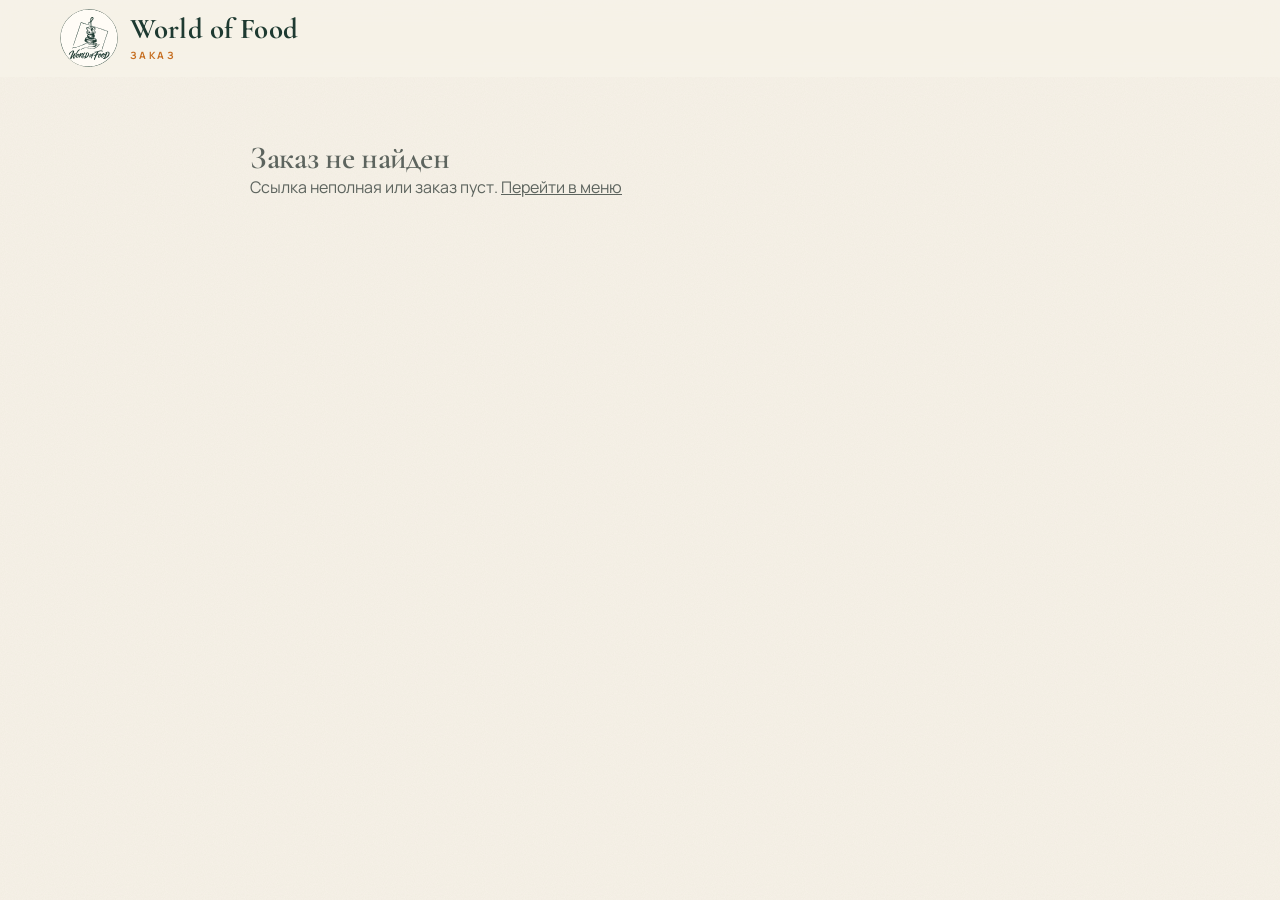
<file: zakaz.html>
<!doctype html>
<html lang="ru">
<head>
<meta charset="utf-8">
<meta name="viewport" content="width=device-width, initial-scale=1, viewport-fit=cover">
<title>Заказ — World of Food</title>
<meta name="robots" content="noindex">
<link rel="icon" href="img/favicon.svg" type="image/svg+xml">
<link rel="apple-touch-icon" href="img/apple-touch-icon.png">
<link rel="stylesheet" href="assets/styles.css">
<style>
  .z-wrap{max-width:860px;margin-inline:auto;padding:24px var(--gutter) 64px}
  .z-head{display:flex;flex-wrap:wrap;align-items:flex-end;justify-content:space-between;gap:12px;margin-bottom:18px}
  .z-head h1{font-size:clamp(2.2rem,1.6rem + 2vw,3rem);color:var(--spruce)}
  .z-meta{display:flex;flex-wrap:wrap;gap:8px 18px;color:var(--muted);font-size:15px;margin-bottom:18px}
  .z-meta b{color:var(--ink)}
  .z-table{width:100%;border-collapse:collapse;background:var(--paper);border-radius:16px;overflow:hidden;border:1px solid var(--line)}
  .z-table th,.z-table td{padding:10px 12px;border-bottom:1px solid var(--line);text-align:left;vertical-align:middle;font-size:14.5px}
  .z-table th{font-size:12px;letter-spacing:.1em;text-transform:uppercase;color:var(--muted);background:var(--milk)}
  .z-table td.num,.z-table th.num{text-align:right;white-space:nowrap;font-variant-numeric:tabular-nums}
  .z-table td:first-child,.z-table th:first-child{width:72px}
  .z-table img{display:block;width:48px;height:48px;max-width:none;border-radius:10px;object-fit:cover;background:var(--stone)}
  .z-total{display:flex;justify-content:space-between;align-items:baseline;gap:12px;margin-top:16px;padding:14px 16px;background:var(--paper);border-radius:16px;border:1px solid var(--line)}
  .z-total b{font:600 2rem/1 var(--f-head);color:var(--spruce);font-variant-numeric:lining-nums tabular-nums}
  .z-actions{display:flex;flex-wrap:wrap;gap:10px;margin-top:18px}
  .z-actions .btn{padding-inline:20px}
  @media (max-width:560px){.z-table td:first-child,.z-table th:first-child{width:56px;padding-right:0}.z-table img{width:40px;height:40px}.z-actions .btn{flex:1 1 calc(50% - 5px);padding-inline:10px;font-size:14px}.z-table th,.z-table td{padding:10px 7px;font-size:13.5px}.z-table th{font-size:11px;letter-spacing:.06em}}
  .z-empty{padding:40px 0;color:var(--muted)}
  .z-scroll{overflow-x:auto}
  @media print{.z-actions,.site-header{display:none}.z-table{border:0}}
</style>
</head>
<body class="season-none">
<svg width="0" height="0" style="position:absolute" aria-hidden="true">
  <symbol id="i-copy" viewBox="0 0 24 24"><rect x="8" y="8" width="12" height="12" rx="2" fill="none" stroke="currentColor" stroke-width="1.8"/><path d="M16 8V6a2 2 0 0 0-2-2H6a2 2 0 0 0-2 2v8a2 2 0 0 0 2 2h2" fill="none" stroke="currentColor" stroke-width="1.8"/></symbol>
</svg>
<header class="site-header"><div class="wrap header-row"><a class="logo" href="index.html"><img class="logo-img" src="img/logo.svg" alt="" width="58" height="58"><span class="logo-text"><span class="logo-mark">World of Food</span><span class="logo-sub">Заказ</span></span></a></div></header>
<main class="z-wrap" id="z"></main>
<div class="toast" id="toast" role="status" aria-live="polite" hidden></div>
<script src="data/settings.js"></script>
<script src="data/menu.js"></script>
<script>
(function(){
  var S=window.SETTINGS||{},M=window.MENU||{categories:[]},ITEMS={};
  M.categories.forEach(function(c){c.groups.forEach(function(g){g.cards.forEach(function(card){(card.variants||[card]).forEach(function(v){ITEMS[v.id]=v;});});});});
  var SETS={};(S.sets||[]).forEach(function(s){SETS[s.id]=s;});
  var fmt=function(n){return Math.round(n).toLocaleString("ru-RU");};
  var esc=function(s){return String(s==null?"":s).replace(/[&<>"]/g,function(c){return{"&":"&amp;","<":"&lt;",">":"&gt;",'"':"&quot;"}[c];});};
  var MON=["января","февраля","марта","апреля","мая","июня","июля","августа","сентября","октября","ноября","декабря"];
  var human=function(s){var p=String(s||"").split("-");return p.length===3?(+p[2])+" "+MON[+p[1]-1]+" "+p[0]:"";};
  var plural=function(n,f){n=Math.abs(n)%100;var n1=n%10;if(n>10&&n<20)return f[2];if(n1>1&&n1<5)return f[1];if(n1===1)return f[0];return f[2];};
  var unit=function(it,q){return it.unit==="бокс"?plural(q,["бокс","бокса","боксов"]):it.unit;};
  var zoneTitle=function(id){var z=(S.zones||[]).filter(function(z){return z.id===id;})[0];return z?z.title:"";};
  var h=new URLSearchParams(location.hash.slice(1)),lines=[],edit=false;
  (h.get("o")||"").split(",").filter(Boolean).forEach(function(p){
    var a=p.split("*"),id=a[0],q=+a[1];
    if(id.indexOf("set-")===0){var s=SETS[id.slice(4)];if(s)lines.push({set:s,guests:(S.setGuests||[])[q]||"?"});}
    else if(ITEMS[id]&&q>0)lines.push({it:ITEMS[id],q:q});
  });
  var meta={d:h.get("d"),t:h.get("t"),g:h.get("g"),z:h.get("z"),n:h.get("n")};
  function toast(m){var t=document.getElementById("toast");t.textContent=m;t.hidden=false;setTimeout(function(){t.hidden=true;},2400);}
  function link(){var parts=lines.map(function(l){return l.set?"set-"+l.set.id+"*"+(S.setGuests||[]).indexOf(l.guests):l.it.id+"*"+l.q;});
    return (/^https?:$/.test(location.protocol)?location.href.split(/[?#]/)[0].replace(/[^\/]*$/,""):(S.siteUrl||"").replace(/\/$/,"")+"/")+"zakaz.html#o="+encodeURIComponent(parts.join(","))+"&d="+encodeURIComponent(meta.d||"")+"&t="+encodeURIComponent(meta.t||"")+"&g="+encodeURIComponent(meta.g||"")+"&z="+encodeURIComponent(meta.z||"")+"&n="+encodeURIComponent(meta.n||"");}
  function total(){var s=0,r=0;lines.forEach(function(l){if(l.set||!l.it.price)r++;else s+=l.it.price.from*l.q;});return{s:s,r:r};}
  function text(){var t=total();return ["Заказ № "+(meta.n||"—")].concat(lines.map(function(l){return l.set?"• "+l.set.title+" — "+l.guests+" гостей — по запросу":"• "+l.it.name+" — "+l.q+" "+unit(l.it,l.q)+" — "+(l.it.price?"от "+fmt(l.it.price.from*l.q)+" ₽":"цена по запросу");}),
    ["Предварительно: "+(t.s?"от "+fmt(t.s)+" ₽":"—")+(t.r?" + "+t.r+" поз. по запросу":""),"Ссылка: "+link()]).join("\n");}
  function copy(s,msg){if(navigator.clipboard&&navigator.clipboard.writeText)navigator.clipboard.writeText(s).then(function(){toast(msg);},function(){prompt("Скопируйте:",s);});else prompt("Скопируйте:",s);}
  function render(){
    var z=document.getElementById("z");
    if(!lines.length){z.innerHTML='<div class="z-empty"><h1>Заказ не найден</h1><p>Ссылка неполная или заказ пуст. <a href="index.html">Перейти в меню</a></p></div>';return;}
    var t=total();
    var rows=lines.map(function(l,i){
      if(l.set)return '<tr><td><img src="img/sets/'+l.set.img+'.webp" alt=""></td><td>'+esc(l.set.title)+'<br><small>'+esc(l.guests)+' гостей</small></td><td class="num">—</td><td class="num">по запросу</td></tr>';
      var it=l.it,q=edit?'<span class="mini-stepper" style="display:inline-flex"><button type="button" data-i="'+i+'" data-d="-1">−</button><span>'+l.q+" "+unit(it,l.q)+'</span><button type="button" data-i="'+i+'" data-d="1">+</button></span>':l.q+" "+unit(it,l.q);
      return '<tr><td>'+(it.img?'<img src="img/menu/'+it.img+'.webp" alt="">':"")+'</td><td>'+esc(it.name)+'</td><td class="num">'+q+'</td><td class="num">'+(it.price?"от "+fmt(it.price.from*l.q)+" ₽":"по запросу")+"</td></tr>";
    }).join("");
    z.innerHTML='<div class="z-head"><h1>Заказ № '+esc(meta.n||"—")+'</h1></div>'+
      '<div class="z-meta">'+(meta.d?'<span>Дата: <b>'+human(meta.d)+(meta.t?", к "+esc(meta.t):"")+'</b></span>':"")+(meta.g?'<span>Гостей: <b>'+esc(meta.g)+"</b></span>":"")+(meta.z?'<span>Доставка: <b>'+esc(zoneTitle(meta.z))+"</b></span>":"")+"</div>"+
      '<div class="z-scroll"><table class="z-table"><thead><tr><th></th><th>Блюдо</th><th class="num">Кол-во</th><th class="num">Сумма</th></tr></thead><tbody>'+rows+"</tbody></table></div>"+
      '<div class="z-total"><span>Предварительно'+(t.r?" + "+t.r+" поз. по запросу":"")+'</span><b>'+(t.s?"от "+fmt(t.s)+" ₽":"—")+"</b></div>"+
      '<div class="z-actions"><button class="btn btn-primary" type="button" id="bEdit">'+(edit?"Готово":"Изменить количество")+'</button><button class="btn btn-ghost-dark" type="button" id="bText">Скопировать текст</button><button class="btn btn-ghost-dark" type="button" id="bLink">Скопировать ссылку</button><button class="btn btn-ghost-dark" type="button" id="bPrint">Распечатать</button></div>';
    document.getElementById("bEdit").onclick=function(){edit=!edit;if(!edit)history.replaceState(null,"",link().replace(/^.*zakaz\.html/,"zakaz.html"));render();};
    document.getElementById("bText").onclick=function(){copy(text(),"Текст заказа скопирован");};
    document.getElementById("bLink").onclick=function(){copy(link(),"Ссылка на заказ скопирована");};
    document.getElementById("bPrint").onclick=function(){window.print();};
    Array.prototype.forEach.call(z.querySelectorAll("[data-i]"),function(b){b.onclick=function(){var l=lines[+b.dataset.i],it=l.it,d=+b.dataset.d;
      l.q=d>0?l.q+it.step:l.q-it.step;if(l.q<it.min){lines.splice(+b.dataset.i,1);}render();};});
  }
  render();
})();
</script>
</body>
</html>
</file>
<file: assets/styles.css>
/* World of Food — стили сайта */
@font-face{font-family:"Cormorant Garamond";font-weight:600;font-style:normal;font-display:swap;src:url(../fonts/cormorant-garamond-cyrillic-600-normal.woff2) format("woff2");unicode-range:U+0301,U+0400-045F,U+0490-0491,U+04B0-04B1,U+2116}
@font-face{font-family:"Cormorant Garamond";font-weight:600;font-style:normal;font-display:swap;src:url(../fonts/cormorant-garamond-latin-600-normal.woff2) format("woff2");unicode-range:U+0000-00FF,U+0131,U+0152-0153,U+02BB-02BC,U+02C6,U+02DA,U+02DC,U+2000-206F,U+20AC,U+2122,U+2191,U+2193,U+2212,U+2215,U+FEFF,U+FFFD,U+20BD}
@font-face{font-family:"Cormorant Garamond";font-weight:700;font-style:normal;font-display:swap;src:url(../fonts/cormorant-garamond-cyrillic-700-normal.woff2) format("woff2");unicode-range:U+0301,U+0400-045F,U+0490-0491,U+04B0-04B1,U+2116}
@font-face{font-family:"Cormorant Garamond";font-weight:700;font-style:normal;font-display:swap;src:url(../fonts/cormorant-garamond-latin-700-normal.woff2) format("woff2");unicode-range:U+0000-00FF,U+2000-206F,U+20BD}
@font-face{font-family:"Cormorant Garamond";font-weight:600;font-style:italic;font-display:swap;src:url(../fonts/cormorant-garamond-cyrillic-600-italic.woff2) format("woff2");unicode-range:U+0400-045F}
@font-face{font-family:"Cormorant Garamond";font-weight:600;font-style:italic;font-display:swap;src:url(../fonts/cormorant-garamond-latin-600-italic.woff2) format("woff2");unicode-range:U+0000-00FF,U+2000-206F}
@font-face{font-family:"Marck Script";font-weight:400;font-display:swap;src:url(../fonts/marck-script-cyrillic-400-normal.woff2) format("woff2");unicode-range:U+0400-045F}
@font-face{font-family:"Marck Script";font-weight:400;font-display:swap;src:url(../fonts/marck-script-latin-400-normal.woff2) format("woff2");unicode-range:U+0000-00FF,U+2000-206F}
@font-face{font-family:Manrope;font-weight:400;font-display:swap;src:url(../fonts/manrope-cyrillic-400-normal.woff2) format("woff2");unicode-range:U+0301,U+0400-045F,U+0490-0491,U+04B0-04B1,U+2116}
@font-face{font-family:Manrope;font-weight:400;font-display:swap;src:url(../fonts/manrope-latin-400-normal.woff2) format("woff2");unicode-range:U+0000-00FF,U+2000-206F,U+20BD,U+2212}
@font-face{font-family:Manrope;font-weight:500;font-display:swap;src:url(../fonts/manrope-cyrillic-500-normal.woff2) format("woff2");unicode-range:U+0301,U+0400-045F,U+0490-0491,U+04B0-04B1,U+2116}
@font-face{font-family:Manrope;font-weight:500;font-display:swap;src:url(../fonts/manrope-latin-500-normal.woff2) format("woff2");unicode-range:U+0000-00FF,U+2000-206F,U+20BD,U+2212}
@font-face{font-family:Manrope;font-weight:600;font-display:swap;src:url(../fonts/manrope-cyrillic-600-normal.woff2) format("woff2");unicode-range:U+0301,U+0400-045F,U+0490-0491,U+04B0-04B1,U+2116}
@font-face{font-family:Manrope;font-weight:600;font-display:swap;src:url(../fonts/manrope-latin-600-normal.woff2) format("woff2");unicode-range:U+0000-00FF,U+2000-206F,U+20BD,U+2212}
@font-face{font-family:Manrope;font-weight:700;font-display:swap;src:url(../fonts/manrope-cyrillic-700-normal.woff2) format("woff2");unicode-range:U+0301,U+0400-045F,U+0490-0491,U+04B0-04B1,U+2116}
@font-face{font-family:Manrope;font-weight:700;font-display:swap;src:url(../fonts/manrope-latin-700-normal.woff2) format("woff2");unicode-range:U+0000-00FF,U+2000-206F,U+20BD,U+2212}
@font-face{font-family:Manrope;font-weight:800;font-display:swap;src:url(../fonts/manrope-cyrillic-800-normal.woff2) format("woff2");unicode-range:U+0400-045F}
@font-face{font-family:Manrope;font-weight:800;font-display:swap;src:url(../fonts/manrope-latin-800-normal.woff2) format("woff2");unicode-range:U+0000-00FF,U+2000-206F}

/* ===================== Токены ===================== */
:root{
  --milk:#F7F2E8; --paper:#FFFCF6; --stone:#E9E4DD; --kraft:#E6D5BB; --kraft-deep:#C9A77C;
  --spruce:#1E3A31; --spruce-2:#2C5144; --spruce-3:#152A23; --spruce-soft:#DCE5DE;
  --orange:#E08A3C; --orange-hi:#EFA35C; --orange-deep:#C66F22;
  --berry:#9B2C3A; --berry-hi:#B23A4A;
  --gold:#C7A15C; --gold-hi:#E9CF8E;
  --ink:#1D1F1C; --muted:#5D645E; --line:rgba(30,58,49,.12);
  --cream-on-dark:#F4EEDF;
  --gold-grad:linear-gradient(135deg,#F6E4B0 0%,#D9B770 40%,#B48A43 70%,#E9CF8E 100%);
  --radius:22px; --radius-sm:14px;
  --shadow-sm:0 1px 2px rgba(30,58,49,.06),0 4px 14px -8px rgba(30,58,49,.25);
  --shadow:0 2px 4px rgba(30,58,49,.05),0 18px 40px -22px rgba(30,58,49,.45);
  --shadow-lg:0 30px 80px -30px rgba(10,25,20,.6);
  --f-head:"Cormorant Garamond","Georgia","Times New Roman",serif;
  --f-body:Manrope,"Segoe UI",Roboto,Arial,sans-serif;
  --f-script:"Marck Script","Segoe Script",cursive;
  --gutter:clamp(16px,4vw,40px);
  --header-h:76px;
  --ease:cubic-bezier(.2,.8,.2,1);
  --noise:url("data:image/svg+xml,%3Csvg xmlns='http://www.w3.org/2000/svg' width='160' height='160'%3E%3Cfilter id='n'%3E%3CfeTurbulence type='fractalNoise' baseFrequency='.9' numOctaves='2' stitchTiles='stitch'/%3E%3CfeColorMatrix values='0 0 0 0 .35 0 0 0 0 .3 0 0 0 0 .22 0 0 0 .07 0'/%3E%3C/filter%3E%3Crect width='100%25' height='100%25' filter='url(%23n)'/%3E%3C/svg%3E");
  --flakes:url("data:image/svg+xml,%3Csvg xmlns='http://www.w3.org/2000/svg' width='120' height='120' viewBox='0 0 120 120'%3E%3Cg stroke='%23F4EEDF' stroke-opacity='.06' stroke-width='1.4' fill='none' stroke-linecap='round'%3E%3Cpath d='M30 18v24M19.6 24l20.8 12M19.6 36l20.8-12'/%3E%3Cpath d='M90 72v20M81.3 77l17.4 10M81.3 87l17.4-10'/%3E%3C/g%3E%3C/svg%3E");
  color-scheme:light;
}
*,*::before,*::after{box-sizing:border-box}
html{scroll-behavior:smooth;scroll-padding-top:calc(var(--header-h) + 20px);-webkit-text-size-adjust:100%}
body{margin:0;background:var(--milk) var(--noise);color:var(--ink);font:400 16px/1.6 var(--f-body);-webkit-font-smoothing:antialiased;text-rendering:optimizeLegibility;overflow-x:hidden}
img{max-width:100%;display:block}
a{color:inherit}
button,input,select,textarea{font:inherit;color:inherit}
button{-webkit-tap-highlight-color:transparent}
[hidden]{display:none!important}
.ic{width:20px;height:20px;flex:none}
.wrap{width:100%;max-width:1240px;margin-inline:auto;padding-inline:var(--gutter)}
:focus-visible{outline:3px solid var(--orange);outline-offset:2px;border-radius:8px}
h1,h2,h3{font-family:var(--f-head);font-weight:600;line-height:1.05;margin:0;text-wrap:balance;letter-spacing:-.01em;font-variant-numeric:lining-nums}
h2{font-size:clamp(2.2rem,1.4rem + 2.8vw,3.5rem)}
h3{font-size:1.4rem}
p{margin:0}
.eyebrow{display:inline-flex;align-items:center;gap:10px;font:700 12px/1.2 var(--f-body);letter-spacing:.2em;text-transform:uppercase;color:var(--berry);margin-bottom:14px}
.eyebrow::before{content:"";width:28px;height:1px;background:var(--gold)}
.eyebrow .ic{width:14px;height:14px;color:var(--gold)}
.eyebrow-light{color:var(--gold-hi)}
.section{padding-block:clamp(64px,8vw,112px);position:relative}
.section-head{max-width:760px;margin-bottom:clamp(28px,3.4vw,48px)}
.row-head{display:flex;align-items:flex-end;justify-content:space-between;gap:20px;max-width:none}
.section-note{color:var(--muted);margin-top:14px;max-width:62ch;font-size:16.5px}
.script{font-family:var(--f-script);font-size:clamp(1.7rem,1.2rem + 1.5vw,2.5rem);color:var(--orange-hi);transform:rotate(-2.5deg);transform-origin:left;margin-bottom:8px;line-height:1.2}
body:not(.season-newyear) .ny-only{display:none!important}
body:not(.season-festive) .only-festive{display:none!important}

/* ===================== Появление ===================== */
.js .reveal{opacity:0;transform:translateY(22px);transition:opacity .7s var(--ease),transform .7s var(--ease);transition-delay:var(--rd,0s)}
.js .reveal.in{opacity:1;transform:none}
.js .hero-in{opacity:0;transform:translateY(18px);animation:heroIn .9s var(--ease) forwards;animation-delay:calc(var(--i) * .11s + .1s)}
@keyframes heroIn{to{opacity:1;transform:none}}

/* ===================== Кнопки ===================== */
.btn{position:relative;display:inline-flex;align-items:center;justify-content:center;gap:10px;min-height:50px;padding:13px 24px;border-radius:999px;border:1.5px solid transparent;font:700 15px/1.2 var(--f-body);letter-spacing:.01em;text-decoration:none;cursor:pointer;transition:background .25s,border-color .25s,transform .25s var(--ease),color .25s,box-shadow .25s;overflow:hidden;white-space:nowrap}
.btn:hover{transform:translateY(-1px)}
.btn:active{transform:translateY(1px)}
.btn-primary{background:linear-gradient(180deg,#EDA05A,var(--orange));color:var(--ink);box-shadow:0 10px 24px -12px rgba(224,138,60,.9),inset 0 1px 0 rgba(255,255,255,.35)}
.btn-primary:hover{box-shadow:0 14px 30px -12px rgba(224,138,60,1),inset 0 1px 0 rgba(255,255,255,.4)}
.btn-shine::after{content:"";position:absolute;top:0;left:-60%;width:40%;height:100%;background:linear-gradient(100deg,transparent,rgba(255,255,255,.55),transparent);transform:skewX(-20deg);transition:left .7s var(--ease)}
.btn-shine:hover::after{left:130%}
.btn-ghost{border-color:rgba(244,238,223,.4);color:var(--cream-on-dark);background:rgba(255,252,246,.04)}
.btn-ghost:hover{border-color:var(--gold-hi);background:rgba(255,252,246,.09)}
.btn-ghost .ic{color:var(--gold-hi)}
.btn-ghost-dark{border-color:var(--line);background:var(--paper);color:var(--spruce)}
.btn-ghost-dark:hover{border-color:var(--spruce)}
.btn-wide{width:100%}
.btn-sm{min-height:40px;padding:8px 16px;font-size:14px}
.btn-link{background:none;border:0;padding:8px 0;min-height:0;color:var(--spruce-2);font-weight:600;text-decoration:underline;text-underline-offset:3px;border-radius:0;overflow:visible}
.btn-link:hover{transform:none;color:var(--berry)}
.icon-btn{display:inline-grid;place-items:center;width:42px;height:42px;border-radius:50%;border:1px solid var(--line);background:var(--paper);cursor:pointer;color:var(--spruce);transition:background .2s,transform .2s}
.icon-btn:hover{background:var(--milk);transform:rotate(90deg)}
.round-btn{display:inline-grid;place-items:center;width:48px;height:48px;border-radius:50%;border:1px solid var(--line);background:var(--paper);cursor:pointer;color:var(--spruce);transition:background .2s,color .2s,border-color .2s,transform .2s var(--ease)}
.round-btn:hover{background:var(--spruce);color:var(--cream-on-dark);border-color:var(--spruce)}
.round-btn:disabled{opacity:.35;pointer-events:none}

/* ===================== Промо и шапка ===================== */
.promo{display:flex;justify-content:center;align-items:center;flex-wrap:wrap;gap:4px 14px;background:var(--berry) linear-gradient(90deg,#8A2433,#A6333F,#8A2433);color:#FFF3EC;text-align:center;font:600 13px/1.3 var(--f-body);padding:9px 16px}
.promo-link{display:inline-flex;align-items:center;gap:6px;background:none;border:0;color:var(--gold-hi);font-weight:700;cursor:pointer;padding:0;text-decoration:underline;text-underline-offset:3px}
.promo-link .ic{width:15px;height:15px}
@media (max-width:520px){.promo{font-size:12px}.promo-link,.promo .opt{display:none}}
.site-header{position:sticky;top:env(safe-area-inset-top,0px);z-index:40;background:rgba(247,242,232,.97);border-bottom:1px solid transparent;transition:border-color .3s,box-shadow .3s}
.site-header.scrolled{border-color:var(--line);box-shadow:0 10px 30px -24px rgba(30,58,49,.6)}
.header-row{display:flex;align-items:center;gap:24px;min-height:var(--header-h);transition:min-height .3s}
.site-header.scrolled .header-row{min-height:60px}
.logo{display:flex;align-items:center;gap:12px;text-decoration:none;line-height:1;margin-right:auto}
.logo-img{width:58px;height:58px;flex:none;border-radius:50%;transition:width .3s var(--ease),height .3s var(--ease)}
.site-header.scrolled .logo-img{width:46px;height:46px}
.logo-text{display:flex;flex-direction:column}
.logo-mark{font:700 1.8rem/1 var(--f-head);color:var(--spruce);letter-spacing:.005em}
.logo-sub{font:700 10px/1.2 var(--f-body);letter-spacing:.24em;text-transform:uppercase;color:var(--orange-deep);margin-top:5px}
.nav{display:flex;gap:22px}
.nav a,.logo-mark{white-space:nowrap}
.nav a{position:relative;text-decoration:none;font-weight:600;font-size:15px;color:var(--spruce);padding-block:6px}
.nav a::after{content:"";position:absolute;left:0;right:0;bottom:0;height:1.5px;background:var(--orange);transform:scaleX(0);transform-origin:right;transition:transform .35s var(--ease)}
.nav a:hover::after,.nav a.active::after{transform:scaleX(1);transform-origin:left}
.header-phone{display:inline-flex;align-items:center;gap:8px;font-weight:700;text-decoration:none;color:var(--spruce);white-space:nowrap}
.cart-btn{position:relative;display:inline-flex;align-items:center;gap:9px;min-height:46px;padding:8px 16px 8px 14px;border-radius:999px;border:0;background:var(--spruce);color:var(--cream-on-dark);cursor:pointer;font-weight:700;transition:transform .25s var(--ease),background .25s}
.cart-btn:hover{background:var(--spruce-2)}
.cart-count{display:inline-grid;place-items:center;min-width:22px;height:22px;padding-inline:6px;border-radius:11px;background:var(--orange);color:var(--ink);font-size:12.5px;font-variant-numeric:tabular-nums}
.cart-sum{font-variant-numeric:tabular-nums;font-size:14px}
.cart-sum:empty{display:none}
.bump{animation:bump .5s var(--ease)}
@keyframes bump{30%{transform:scale(1.12)}60%{transform:scale(.96)}}
.nav-btn{display:none;align-items:center;gap:8px;min-height:46px;padding:8px 18px 8px 14px;border-radius:999px;border:1px solid var(--line);background:var(--paper);color:var(--spruce);font-weight:700;cursor:pointer;transition:background .2s}
.nav-btn:hover{background:var(--milk)}
@media (min-width:1280px){.header-phone span{display:none}}
@media (max-width:1279px){.nav{display:none}.nav-btn{display:inline-flex}}
@media (max-width:760px){
  :root{--header-h:64px}
  .site-header .cart-btn{display:none}
  .header-row{gap:12px}
  .nav-btn{width:46px;padding:0;justify-content:center}
  .nav-btn span{display:none}
  .logo{gap:10px}
  .logo-img{width:46px;height:46px}
  .site-header.scrolled .logo-img{width:40px;height:40px}
  .site-header.scrolled .header-row{min-height:58px}
}
@media (max-width:640px){.header-phone,.cart-btn .cart-sum{display:none}.logo-mark{font-size:1.45rem}.logo-sub{letter-spacing:.18em}}

/* ===================== Hero ===================== */
.hero{position:relative;overflow:hidden;isolation:isolate;background:radial-gradient(90% 70% at 80% 20%,#2F5A4B 0%,rgba(30,58,49,0) 60%),radial-gradient(70% 60% at 0% 100%,#10231C 0%,rgba(16,35,28,0) 70%),var(--spruce);color:var(--cream-on-dark)}
.hero::before{content:"";position:absolute;inset:0;background:var(--flakes);opacity:1;z-index:-1}
.hero-garland{position:absolute;left:0;right:0;top:-4px;height:clamp(96px,11vw,170px);z-index:4;pointer-events:none}
.hero-garland img,.hero-garland svg,.garland-lights,.gl-glow{position:absolute;inset:0;width:100%;height:100%}
.hero-garland img{filter:drop-shadow(0 10px 12px rgba(0,0,0,.35))}
/* огоньки гирлянды горят ровным светом, без мигания */
.baubles{position:absolute;inset:0;z-index:5;pointer-events:none}
.bauble{position:absolute;top:clamp(40px,5vw,70px);left:var(--x);width:calc(64px * var(--s));transform-origin:50% 0;animation:sway 5.5s ease-in-out infinite alternate;animation-delay:var(--d);pointer-events:auto;cursor:grab;will-change:transform}
.bauble i{display:block;width:1.5px;height:var(--len);margin-inline:auto;background:linear-gradient(var(--gold-hi),var(--gold))}
.bauble img{width:100%;margin-top:-8px;filter:drop-shadow(0 14px 14px rgba(0,0,0,.4))}
.bauble.ring{animation:ring 1.4s var(--ease)}
@keyframes sway{from{transform:rotate(-3.5deg)}to{transform:rotate(3.5deg)}}
@keyframes ring{0%{transform:rotate(0)}20%{transform:rotate(16deg)}40%{transform:rotate(-12deg)}60%{transform:rotate(7deg)}80%{transform:rotate(-3deg)}100%{transform:rotate(0)}}
@media (max-width:880px){.bauble:not(.b-art){display:none}.bauble.b-art{top:16px;--len:34px!important;width:38px}.bauble.b-art:nth-child(3){--x:3%!important}.bauble.b-art:nth-child(4){--x:87%!important}}
@media (max-width:1560px){.bauble:first-child{display:none}}
.stars{position:absolute;inset:0;z-index:0;pointer-events:none;background-image:radial-gradient(1.5px 1.5px at 12% 38%,#fff8 50%,transparent),radial-gradient(1.2px 1.2px at 28% 72%,#fff6 50%,transparent),radial-gradient(1.8px 1.8px at 44% 22%,#F6E4B0aa 50%,transparent),radial-gradient(1.4px 1.4px at 58% 84%,#fff7 50%,transparent),radial-gradient(2px 2px at 72% 30%,#F6E4B0 50%,transparent),radial-gradient(1.3px 1.3px at 86% 64%,#fff8 50%,transparent),radial-gradient(1.6px 1.6px at 95% 14%,#fff6 50%,transparent);animation:twinkle 4s ease-in-out infinite alternate;will-change:opacity}
@keyframes twinkle{from{opacity:.5}to{opacity:1}}
.snow{position:absolute;inset:0;width:100%;height:100%;pointer-events:none;z-index:3}
.hero-grid{position:relative;z-index:2;display:grid;grid-template-columns:minmax(0,1.05fr) minmax(0,1fr);gap:clamp(28px,4vw,72px);align-items:center;padding-top:clamp(110px,12vw,170px);padding-bottom:clamp(56px,6vw,96px)}
.hero h1{font-size:clamp(2.5rem,1.4rem + 3.9vw,4.7rem);line-height:.98;color:#FBF6EA;letter-spacing:-.015em}
.lead{margin-top:20px;font-size:clamp(1rem,.95rem + .25vw,1.14rem);color:rgba(244,238,223,.82);max-width:54ch}
.hero-cta{display:flex;flex-wrap:wrap;gap:12px;margin-top:28px}
.countdown{margin-top:30px;display:inline-flex;flex-direction:column;gap:10px;padding:16px 18px;border-radius:20px;background:linear-gradient(180deg,rgba(255,252,246,.08),rgba(255,252,246,.03));border:1px solid rgba(233,207,142,.28)}
.countdown-title{font:700 11px/1 var(--f-body);letter-spacing:.22em;text-transform:uppercase;color:var(--gold-hi)}
.cd-tiles{display:flex;gap:10px}
.cd{display:flex;flex-direction:column;align-items:center;min-width:64px;padding:8px 6px 6px;border-radius:12px;background:rgba(10,25,20,.35);border:1px solid rgba(255,252,246,.08)}
.cd b{font:600 2.2rem/1 var(--f-head);font-variant-numeric:lining-nums tabular-nums;background:var(--gold-grad);-webkit-background-clip:text;background-clip:text;color:transparent}
.cd b.tick{animation:tick .45s var(--ease)}
@keyframes tick{from{transform:translateY(-6px);opacity:.3}to{transform:none;opacity:1}}
.cd span{font-size:11px;color:rgba(244,238,223,.65);margin-top:3px}
.countdown-note{font-size:13px;color:rgba(244,238,223,.8)}
.countdown-note b{color:#FBF6EA}
.hero-facts{list-style:none;padding:0;margin:22px 0 0;display:flex;flex-wrap:wrap;gap:8px;font-size:13.5px;color:rgba(244,238,223,.78)}
.hero-facts b{color:var(--cream-on-dark);font-weight:700}
.hero-facts li{display:flex;gap:6px;align-items:baseline;padding:7px 13px;border-radius:999px;background:rgba(255,252,246,.06);border:1px solid rgba(244,238,223,.12)}
.snow-toggle{position:absolute;right:var(--gutter);bottom:18px;z-index:6;display:inline-flex;align-items:center;gap:8px;background:rgba(10,25,20,.3);border:1px solid rgba(244,238,223,.2);color:rgba(244,238,223,.8);border-radius:999px;padding:6px 12px;font-size:12.5px;cursor:pointer}
.snow-toggle .ic{width:15px;height:15px}
.hero-art{position:relative;aspect-ratio:1/1;max-width:560px;width:100%;justify-self:center}
.hero-art>*{transition:transform .6s var(--ease)}
.hero-photo{position:absolute;object-fit:cover;background:var(--stone);height:auto}
.hero-photo-main{right:0;top:6%;width:80%;aspect-ratio:1/1;border-radius:32px;border:6px solid #FBF6EA;box-shadow:var(--shadow-lg);rotate:1.5deg}
.hero-photo-round{left:0;bottom:3%;width:44%;aspect-ratio:1/1;border-radius:50%;border:6px solid var(--orange);box-shadow:var(--shadow-lg)}
.deco{position:absolute;pointer-events:none;user-select:none}
.deco-spruce{left:-18%;top:-6%;width:78%;rotate:-8deg;z-index:2;filter:drop-shadow(0 6px 8px rgba(0,0,0,.35))}
.deco-mandarin{z-index:3;filter:drop-shadow(0 10px 12px rgba(0,0,0,.35))}
.deco-mandarin.m1{right:-4%;bottom:-3%;width:24%}
.deco-mandarin.m2{right:17%;bottom:-6%;width:18%;rotate:40deg}
.hero-tag{position:absolute;left:36%;bottom:-2%;z-index:4;display:flex;flex-direction:column;gap:2px;padding:10px 14px;border-radius:14px;background:#FBF6EA;color:var(--spruce);font-size:13px;font-weight:600;box-shadow:var(--shadow-lg);rotate:-3deg}
.hero-tag b{font:700 10.5px/1 var(--f-body);letter-spacing:.16em;text-transform:uppercase;color:var(--berry)}
@media (max-width:880px){
  .hero-grid{grid-template-columns:minmax(0,1fr);padding-top:122px}
  .hero-art{max-width:420px;margin-top:8px}
  .cd{min-width:56px}.cd b{font-size:1.9rem}
  .snow-toggle{bottom:auto;top:auto;position:relative;right:auto;margin:0 var(--gutter) 22px}
}
@media (max-width:400px){.cd-tiles{gap:6px}.cd{min-width:0;flex:1}}

/* ===================== Бегущая строка ===================== */
.marquee{position:relative;overflow:hidden;background:var(--paper);border-block:1px solid var(--line);padding-block:16px;mask-image:linear-gradient(90deg,transparent,#000 8%,#000 92%,transparent);-webkit-mask-image:linear-gradient(90deg,transparent,#000 8%,#000 92%,transparent)}
.marquee-track{display:flex;width:max-content;animation:marquee 60s linear infinite}
.marquee:hover .marquee-track{animation-play-state:paused}
.marquee-track span{display:inline-flex;align-items:center;gap:22px;padding-right:22px;font:600 italic 1.55rem/1 var(--f-head);color:var(--spruce);white-space:nowrap}
.marquee-track img{width:18px;height:18px;opacity:.9}
@keyframes marquee{to{transform:translateX(-50%)}}

/* ===================== Хиты ===================== */
.hits{padding-bottom:clamp(40px,5vw,72px)}
.carousel-nav{display:flex;gap:10px}
.hits-row{display:grid;grid-auto-flow:column;grid-auto-columns:calc((100% - 3 * 20px) / 4);gap:20px;overflow-x:auto;scroll-snap-type:x mandatory;scrollbar-width:none;padding:6px 2px 18px;cursor:grab}
.hits-row::-webkit-scrollbar{display:none}
.hits-row.dragging{cursor:grabbing;scroll-snap-type:none}
.hits-row .card{scroll-snap-align:start}
.carousel-progress{height:2px;background:var(--line);border-radius:2px;overflow:hidden}
.carousel-progress span{display:block;height:100%;width:30%;background:var(--gold);border-radius:2px;transition:transform .2s}
@media (max-width:1000px){.hits-row{grid-auto-columns:calc((100% - 2 * 20px) / 3)}}
@media (max-width:640px){.hits-row{grid-auto-columns:62%;gap:14px}.carousel-nav{display:none}}

/* ===================== Наборы ===================== */
.sets{background:linear-gradient(180deg,rgba(247,242,232,0),#EFE3CF)}
.sets-grid{display:grid;grid-template-columns:repeat(3,minmax(0,1fr));gap:24px}
.set-card{position:relative;display:flex;flex-direction:column;background:var(--paper);border-radius:var(--radius);overflow:hidden;box-shadow:var(--shadow-sm);transition:transform .45s var(--ease),box-shadow .45s var(--ease)}
.set-card:hover{transform:translateY(-6px);box-shadow:var(--shadow)}
.set-media{position:relative;overflow:hidden}
.set-img{aspect-ratio:4/3;object-fit:cover;width:100%;height:auto;background:var(--stone);transition:transform .8s var(--ease)}
.set-card:hover .set-img{transform:scale(1.05)}
.set-card .ribbon{position:absolute;right:30px;top:0;bottom:0;width:12px;background:linear-gradient(90deg,#86212F,var(--berry-hi),#86212F);z-index:1}
.set-card .ribbon::after{content:"";position:absolute;left:-12px;bottom:-12px;width:36px;height:26px;border-radius:50% 50% 40% 40%;background:var(--berry);box-shadow:0 4px 10px -4px rgba(0,0,0,.4)}
.set-body{flex:1;display:flex;flex-direction:column;gap:12px;padding:20px 22px 22px}
.set-body h3{font-size:1.75rem}
.set-body p{color:var(--muted);font-size:15px}
.set-guests{display:flex;flex-wrap:wrap;gap:6px}
.set-guests button{border:1px solid var(--line);background:var(--milk);border-radius:999px;padding:7px 12px;font-size:13.5px;font-weight:600;cursor:pointer;color:var(--spruce);transition:background .2s,color .2s}
.set-guests button[aria-pressed="true"]{background:var(--spruce);border-color:var(--spruce);color:var(--cream-on-dark)}
.set-foot{display:flex;flex-wrap:wrap;align-items:center;justify-content:space-between;gap:10px 12px;margin-top:auto;padding-top:6px}
.set-price{font-weight:700;color:var(--spruce);font-size:14px}
@media (min-width:1200px){.sets-grid[data-n="4"]{grid-template-columns:repeat(4,minmax(0,1fr));gap:20px}}
@media (min-width:901px) and (max-width:1199px){.sets-grid[data-n="4"]{grid-template-columns:repeat(2,minmax(0,1fr))}}
@media (max-width:900px){.sets-grid{grid-template-columns:minmax(0,1fr) minmax(0,1fr)}}
@media (max-width:620px){.sets-grid{grid-template-columns:minmax(0,1fr)}}

.ornament{display:flex;align-items:center;justify-content:center;gap:18px;max-width:420px;margin:0 auto;padding-block:8px}
.ornament span{flex:1;height:1px;background:linear-gradient(90deg,transparent,var(--gold))}
.ornament span:last-child{background:linear-gradient(90deg,var(--gold),transparent)}
.ornament img{width:26px;height:26px}

/* ===================== Меню ===================== */
.menu{padding-top:clamp(40px,5vw,72px)}
.menu-layout>*,.qv-inner>*,.tabs{min-width:0}
.menu-layout{display:grid;grid-template-columns:250px minmax(0,1fr);gap:36px;align-items:start}
.menu-aside{position:sticky;top:calc(env(safe-area-inset-top,0px) + var(--header-h) + 16px);display:flex;flex-direction:column;gap:14px}
.search{display:flex;align-items:center;gap:8px;background:var(--paper);border:1px solid var(--line);border-radius:14px;padding:0 14px;color:var(--muted);transition:border-color .2s,box-shadow .2s}
.search input{border:0;background:none;outline:none;min-height:46px;flex:1;min-width:0}
.search:focus-within{border-color:var(--spruce);box-shadow:0 0 0 4px rgba(30,58,49,.1)}
.tabs{display:flex;flex-direction:column;gap:2px}
.tab{display:flex;align-items:center;justify-content:space-between;gap:10px;border:0;background:none;border-radius:12px;padding:10px 14px;font-weight:600;font-size:15px;color:var(--spruce);cursor:pointer;text-align:left;transition:background .25s,color .25s,padding .25s}
.tab:hover{background:rgba(30,58,49,.06);padding-left:18px}
.tab[aria-selected="true"]{background:var(--spruce);color:var(--cream-on-dark)}
.tab .n{font-weight:600;font-size:12px;min-width:26px;height:22px;display:inline-grid;place-items:center;border-radius:11px;background:rgba(30,58,49,.08);font-variant-numeric:tabular-nums}
.tab[aria-selected="true"] .n{background:rgba(244,238,223,.16)}
.aside-quiz{display:flex;gap:12px;align-items:flex-start;text-align:left;border:1px dashed var(--kraft-deep);background:linear-gradient(135deg,#FBF1DF,#F3E3C8);border-radius:16px;padding:14px;cursor:pointer;color:var(--spruce);transition:transform .3s var(--ease),box-shadow .3s}
.aside-quiz:hover{transform:translateY(-2px);box-shadow:var(--shadow-sm)}
.aside-quiz .ic{color:var(--orange-deep);margin-top:2px}
.aside-quiz span{display:flex;flex-direction:column;font-size:13.5px;color:var(--muted);gap:2px}
.aside-quiz b{color:var(--spruce);font-size:14.5px}
.cat{display:none}
.cat.active{display:block;animation:panelIn .5s var(--ease)}
@keyframes panelIn{from{opacity:0;transform:translateY(10px)}to{opacity:1;transform:none}}
.cat-title{display:flex;align-items:baseline;gap:14px;font-size:clamp(2rem,1.5rem + 1.6vw,2.8rem);margin-bottom:8px}
.cat-title small{font:600 13px var(--f-body);color:var(--muted);letter-spacing:.02em}
.group-title{display:flex;align-items:center;gap:12px;font:700 12.5px/1.2 var(--f-body);letter-spacing:.18em;text-transform:uppercase;color:var(--spruce-2);margin:30px 0 16px}
.group-title::after{content:"";flex:1;height:1px;background:var(--line)}
.grid{display:grid;grid-template-columns:repeat(3,minmax(0,1fr));gap:20px}
.search-results{margin-bottom:40px}
.search-empty{color:var(--muted);padding:24px 0}
@media (max-width:1100px){
  .menu-layout{grid-template-columns:minmax(0,1fr);gap:0}
  .menu-aside{position:sticky;top:calc(env(safe-area-inset-top,0px) + 58px);z-index:20;margin-inline:calc(var(--gutter) * -1);padding:10px var(--gutter);background:rgba(247,242,232,.98);border-block:1px solid var(--line);margin-bottom:24px;flex-direction:row;align-items:center;gap:10px}
  .search{flex:0 0 auto;width:46px;padding:0;justify-content:center;overflow:hidden;transition:width .3s var(--ease)}
  .search input{width:0;min-width:0;padding:0}
  .search:focus-within,.search.open{width:min(260px,60vw);padding:0 12px;justify-content:flex-start}
  .search:focus-within input,.search.open input{width:auto}
  .tabs{flex-direction:row;overflow-x:auto;scrollbar-width:none;flex:1}
  .tabs::-webkit-scrollbar{display:none}
  .tab{flex:none;padding:8px 14px;border-radius:999px;white-space:nowrap}
  .tab:hover{padding-left:14px}
  .aside-quiz{display:none}
  .grid{grid-template-columns:repeat(3,minmax(0,1fr))}
}
@media (max-width:820px){.grid{grid-template-columns:minmax(0,1fr) minmax(0,1fr);gap:14px}}

/* ===================== Карточка ===================== */
.card{container-type:inline-size;display:flex;flex-direction:column;background:var(--paper);border-radius:var(--radius);overflow:hidden;box-shadow:0 1px 0 rgba(30,58,49,.06);transition:transform .45s var(--ease),box-shadow .45s var(--ease);min-width:0}
.card:hover{transform:translateY(-4px);box-shadow:var(--shadow)}
.card-media{position:relative;aspect-ratio:1/1;background:var(--stone);cursor:pointer;border:0;padding:0;display:block;width:100%;overflow:hidden}
.card-media img{width:100%;height:100%;object-fit:cover;transition:transform .8s var(--ease)}
.card:hover .card-media img{transform:scale(1.06)}
.card-peek{position:absolute;left:50%;bottom:14px;translate:-50% 10px;opacity:0;padding:8px 14px;border-radius:999px;background:rgba(255,252,246,.92);color:var(--spruce);font:700 12.5px/1 var(--f-body);letter-spacing:.04em;transition:opacity .3s,translate .4s var(--ease);box-shadow:var(--shadow-sm);white-space:nowrap}
.card:hover .card-peek,.card-media:focus-visible .card-peek{opacity:1;translate:-50% 0}
.badges{position:absolute;left:12px;top:12px;display:flex;flex-direction:column;gap:6px;align-items:flex-start;z-index:1}
.badge{display:inline-flex;align-items:center;gap:5px;font:700 10.5px/1 var(--f-body);letter-spacing:.1em;text-transform:uppercase;padding:6px 9px;border-radius:999px}
.badge-hit{background:var(--berry);color:#FFF4EF}
.badge-set{background:var(--spruce);color:var(--cream-on-dark)}
/* набор на компанию карточкой в меню */
.card-set .card-media{cursor:default}
.card-set .card-compo{display:-webkit-box;-webkit-line-clamp:3;-webkit-box-orient:vertical;overflow:hidden}
.plus-btn.is-on{background:var(--orange);color:var(--ink)}
.plus-btn.is-on:hover{transform:none;background:var(--berry);color:#FFF4EF}
.badge-ny{background:rgba(30,58,49,.88);color:var(--gold-hi)}
.badge-ny .ic{width:12px;height:12px}
.placeholder{display:grid;place-items:center;align-content:center;gap:8px;width:100%;height:100%;background:repeating-linear-gradient(135deg,var(--kraft) 0 14px,#E9DAC2 14px 28px);color:#7A5B38;font:600 13px/1.3 var(--f-body);text-align:center}
.placeholder .ic{width:56px;height:56px;color:#8C6A42}
.card-body{display:flex;flex-direction:column;gap:6px;padding:14px 16px 16px;flex:1}
.card-name{margin:0;font:600 15.5px/1.32 var(--f-body)}
.card-link{all:unset;cursor:pointer;color:var(--ink)}
.card-link:hover{color:var(--berry)}
.card-link:focus-visible{outline:3px solid var(--orange);outline-offset:2px;border-radius:4px}
.card-meta{font-size:13px;color:var(--muted)}
.card-compo{font-size:12.5px;color:var(--muted);line-height:1.4}
.variant-select{width:100%;min-height:38px;border:1px solid var(--line);border-radius:10px;background:var(--milk);padding:6px 30px 6px 10px;font-size:13.5px;font-weight:600;color:var(--spruce);appearance:none;background-image:linear-gradient(45deg,transparent 50%,var(--spruce) 50%),linear-gradient(135deg,var(--spruce) 50%,transparent 50%);background-position:calc(100% - 16px) 55%,calc(100% - 11px) 55%;background-size:5px 5px;background-repeat:no-repeat;text-overflow:ellipsis;cursor:pointer}
.card-foot{display:flex;align-items:center;justify-content:space-between;gap:10px;margin-top:auto;padding-top:8px}
.card-price{font:700 1.45rem/1 var(--f-head);color:var(--spruce);font-variant-numeric:lining-nums tabular-nums}
.card-price small{font:600 12px var(--f-body);color:var(--muted);margin-left:2px}
.card-price.req{font:600 13.5px/1.2 var(--f-body);color:var(--orange-deep)}
.plus-btn{flex:none;display:inline-grid;place-items:center;width:44px;height:44px;border-radius:50%;border:0;background:var(--spruce);color:var(--cream-on-dark);cursor:pointer;transition:background .25s,transform .3s var(--ease);box-shadow:0 8px 18px -10px rgba(30,58,49,.8)}
.plus-btn:hover{background:var(--orange);color:var(--ink);transform:rotate(90deg)}
.stepper{display:flex;align-items:center;justify-content:space-between;gap:4px;min-height:44px;border-radius:999px;background:var(--spruce);color:var(--cream-on-dark);padding:3px;animation:stepIn .35s var(--ease)}
@keyframes stepIn{from{transform:scale(.85);opacity:0}}
.stepper button{display:grid;place-items:center;width:38px;height:38px;border-radius:50%;border:0;background:rgba(244,238,223,.12);color:inherit;cursor:pointer;transition:background .2s}
.stepper button:hover{background:rgba(244,238,223,.25)}
.stepper button .ic{width:16px;height:16px}
.stepper .q{font-weight:700;font-size:14px;font-variant-numeric:tabular-nums;text-align:center;flex:1;padding-inline:4px;white-space:nowrap}
.card .stepper{min-width:132px}
@container (max-width:230px){
  .card-foot{flex-wrap:wrap}
  .card .stepper{flex:1 1 100%}
  .card-body{padding:12px}
  .card-name{font-size:14px}
  .card-price{font-size:1.3rem}
}

/* ===================== Калькулятор ===================== */
.calc{position:relative;overflow:hidden;background:var(--flakes),radial-gradient(80% 90% at 90% 0%,#2C5144,rgba(44,81,68,0) 60%),var(--spruce);color:var(--cream-on-dark)}
.calc h2{color:#FBF6EA}
.calc-spruce{left:-6%;bottom:-30px;width:min(520px,48%);opacity:.85;rotate:6deg}
.calc-grid{position:relative;display:grid;grid-template-columns:minmax(0,1fr) minmax(0,1.2fr);gap:clamp(24px,5vw,72px);align-items:start}
.calc-note{margin-top:14px;color:rgba(244,238,223,.78);max-width:44ch}
.calc-form{background:linear-gradient(180deg,rgba(255,252,246,.09),rgba(255,252,246,.04));border:1px solid rgba(233,207,142,.25);border-radius:26px;padding:clamp(20px,3vw,34px);display:flex;flex-direction:column;gap:16px}
.field-label{font-weight:700;font-size:14px;display:block;margin-bottom:6px}
.calc output{font-variant-numeric:tabular-nums;color:var(--gold-hi)}
input[type=range]{width:100%;accent-color:var(--orange);height:28px;cursor:pointer}
.calc-dur{border:0;padding:0;margin:0}
.seg{display:flex;flex-wrap:wrap;gap:8px}
.seg button{flex:1;min-width:110px;min-height:44px;border-radius:999px;border:1px solid rgba(244,238,223,.3);background:none;color:var(--cream-on-dark);font-weight:600;cursor:pointer;transition:background .25s,color .25s}
.seg button[aria-pressed="true"]{background:var(--cream-on-dark);color:var(--spruce);border-color:var(--cream-on-dark)}
.calc-result{display:grid;grid-template-columns:repeat(3,minmax(0,1fr));gap:10px;margin-top:4px}
.calc-result div{background:rgba(10,25,20,.3);border:1px solid rgba(255,252,246,.08);border-radius:16px;padding:14px}
.calc-result b{display:block;font:600 2.1rem/1 var(--f-head);font-variant-numeric:lining-nums tabular-nums;background:var(--gold-grad);-webkit-background-clip:text;background-clip:text;color:transparent}
.calc-result span{font-size:12.5px;color:rgba(244,238,223,.72)}
.calc-actions{display:flex;flex-wrap:wrap;gap:10px;margin-top:6px}
@media (max-width:820px){.calc-grid{grid-template-columns:minmax(0,1fr)}.calc-spruce{display:none}}
@media (max-width:460px){.calc-result{grid-template-columns:minmax(0,1fr) minmax(0,1fr)}.calc-result div:last-child{grid-column:span 2}.calc-actions .btn{white-space:normal}}

/* ===================== Шаги ===================== */
.steps{list-style:none;margin:0;padding:0;display:grid;grid-template-columns:repeat(4,minmax(0,1fr));gap:20px;position:relative}
.steps::before{content:"";position:absolute;left:10%;right:10%;top:44px;border-top:1.5px dashed var(--kraft-deep);z-index:0}
.steps li{position:relative;z-index:1;padding:26px 22px;border-radius:var(--radius);background:var(--paper);box-shadow:var(--shadow-sm);transition:transform .4s var(--ease),box-shadow .4s}
.steps li:hover{transform:translateY(-4px);box-shadow:var(--shadow)}
.step-n{position:absolute;right:18px;top:14px;font:600 3.2rem/1 var(--f-head);color:var(--kraft);font-variant-numeric:lining-nums}
.step-ic{width:40px;height:40px;padding:9px;border-radius:50%;background:var(--spruce);color:var(--gold-hi);margin-bottom:16px}
.steps h3{font-size:1.45rem;margin-bottom:6px}
.steps p{color:var(--muted);font-size:15px}
@media (max-width:900px){.steps{grid-template-columns:minmax(0,1fr) minmax(0,1fr)}.steps::before{display:none}}
@media (max-width:520px){.steps{grid-template-columns:minmax(0,1fr)}}

/* ===================== О нас ===================== */
.about{background:var(--paper) var(--noise);border-block:1px solid var(--line)}
.about-grid{display:grid;grid-template-columns:minmax(0,.9fr) minmax(0,1.1fr);gap:clamp(24px,5vw,80px)}
.about-text>p:not(.eyebrow):not(.big-num){margin-top:18px;color:var(--muted);font-size:17px;max-width:50ch}
.big-num{display:flex;align-items:center;gap:16px;margin-top:22px}
.big-num b{font:600 clamp(4rem,3rem + 3vw,6rem)/.85 var(--f-head);background:var(--gold-grad);-webkit-background-clip:text;background-clip:text;color:transparent;font-variant-numeric:lining-nums}
.big-num span{font-weight:700;color:var(--spruce);max-width:9ch;line-height:1.25}
.trust{list-style:none;margin:0;padding:0;display:grid;grid-template-columns:minmax(0,1fr) minmax(0,1fr);gap:30px 34px;align-content:start}
.trust-ic{width:38px;height:38px;padding:8px;border-radius:12px;background:var(--milk);color:var(--orange-deep);border:1px solid var(--line);margin-bottom:10px}
.trust h3{font:700 16px/1.3 var(--f-body);margin-bottom:6px;color:var(--spruce)}
.trust p{color:var(--muted);font-size:14.5px}
@media (max-width:820px){.about-grid{grid-template-columns:minmax(0,1fr)}}
@media (max-width:480px){.trust{grid-template-columns:minmax(0,1fr)}}

/* ===================== Условия ===================== */
.terms-grid{display:grid;grid-template-columns:repeat(4,minmax(0,1fr));gap:16px;margin-bottom:28px}
.term{padding:22px;border-radius:var(--radius);background:var(--paper);box-shadow:var(--shadow-sm)}
.term-k{display:block;font:600 2.1rem/1 var(--f-head);color:var(--spruce);font-variant-numeric:lining-nums;margin-bottom:8px}
.term p{color:var(--muted);font-size:14.5px}
.terms{margin:0;display:grid;grid-template-columns:repeat(2,minmax(0,1fr));gap:0 40px}
.terms>div{display:grid;grid-template-columns:minmax(150px,.8fr) minmax(0,1.2fr);gap:16px;padding-block:16px;border-bottom:1px solid var(--line)}
.terms dt{font-weight:700;color:var(--spruce)}
.terms dd{margin:0}
@media (max-width:900px){.terms-grid{grid-template-columns:minmax(0,1fr) minmax(0,1fr)}.terms{grid-template-columns:minmax(0,1fr)}}
@media (max-width:480px){.terms>div{grid-template-columns:minmax(0,1fr);gap:4px}.term-k{font-size:1.8rem}}

/* ===================== FAQ ===================== */
.faq{padding-top:0}
.faq-wrap{display:grid;grid-template-columns:minmax(0,.8fr) minmax(0,1.2fr);gap:clamp(24px,5vw,72px)}
.faq-list details{border-bottom:1px solid var(--line)}
.faq-list summary{cursor:pointer;list-style:none;padding:20px 44px 20px 0;font-weight:700;font-size:16.5px;position:relative;transition:color .2s}
.faq-list summary:hover{color:var(--berry)}
.faq-list summary::-webkit-details-marker{display:none}
.faq-list summary::after{content:"";position:absolute;right:6px;top:50%;width:28px;height:28px;margin-top:-14px;border-radius:50%;border:1px solid var(--line);background:var(--paper) linear-gradient(var(--orange-deep),var(--orange-deep)) center/12px 1.8px no-repeat;transition:transform .35s var(--ease)}
.faq-list summary::before{content:"";position:absolute;right:19px;top:50%;width:1.8px;height:12px;margin-top:-6px;background:var(--orange-deep);z-index:1;transition:transform .35s var(--ease)}
.faq-list details[open] summary::before{transform:scaleY(0)}
.faq-list details[open] summary::after{transform:rotate(180deg)}
.faq-a{overflow:hidden}
.faq-a p{padding-bottom:20px;color:var(--muted);max-width:62ch}
@media (max-width:820px){.faq-wrap{grid-template-columns:minmax(0,1fr)}}

/* ===================== Контакты и подвал ===================== */
.contacts{background:var(--flakes),radial-gradient(70% 90% at 0% 100%,#2C5144,rgba(44,81,68,0) 60%),var(--spruce);color:var(--cream-on-dark)}
.contacts h2{color:#FBF6EA}
.contacts-grid{display:grid;grid-template-columns:minmax(0,1fr) minmax(0,1fr);gap:32px;align-items:center}
.contacts-hours{margin-top:12px;color:rgba(244,238,223,.78)}
.contacts-actions{display:flex;flex-direction:column;gap:12px}
.contact-big{display:flex;align-items:center;gap:14px;padding:18px 22px;border-radius:18px;background:rgba(255,252,246,.06);border:1px solid rgba(233,207,142,.22);text-decoration:none;font:600 clamp(1.1rem,1rem + .6vw,1.5rem)/1.2 var(--f-body);color:#FBF6EA;overflow-wrap:anywhere;transition:background .25s,border-color .25s,transform .3s var(--ease)}
.contact-big:hover{border-color:var(--gold-hi);background:rgba(255,252,246,.1);transform:translateX(4px)}
.contact-big .ic{width:26px;height:26px;color:var(--gold-hi)}
.contact-extra{display:flex;gap:10px;flex-wrap:wrap}
@media (max-width:760px){.contacts-grid{grid-template-columns:minmax(0,1fr)}}
.site-footer{background:var(--spruce-3);color:rgba(244,238,223,.62);font-size:14px;padding-block:48px calc(24px + 70px)}
.footer-grid{display:grid;grid-template-columns:minmax(0,1.4fr) minmax(0,1fr) minmax(0,1fr);gap:28px;padding-bottom:28px;border-bottom:1px solid rgba(244,238,223,.1);margin-bottom:20px}
.footer-logo{display:block;width:132px;height:132px;margin-bottom:18px}
.footer-mark{font:600 2.4rem/1 var(--f-head);color:#FBF6EA}
.footer-sub{margin-top:10px;max-width:34ch}
.footer-nav,.footer-contacts{display:flex;flex-direction:column;gap:8px}
.site-footer a{text-decoration:none;color:rgba(244,238,223,.85)}
.site-footer a:hover{color:var(--gold-hi)}
.footer-row{display:flex;flex-wrap:wrap;justify-content:space-between;gap:8px 24px;font-size:12.5px}
@media (min-width:761px){.site-footer{padding-bottom:28px}}
@media (max-width:760px){.footer-grid{grid-template-columns:minmax(0,1fr)}}

/* ===================== Виджеты ===================== */
.bottom-bar{position:fixed;left:0;right:0;bottom:0;z-index:45;display:none;grid-template-columns:repeat(5,minmax(0,1fr));gap:4px;padding:6px 8px calc(6px + env(safe-area-inset-bottom,0px));background:var(--paper);border-top:1px solid var(--line);box-shadow:0 -12px 30px -24px rgba(30,58,49,.55)}
.bb-item{display:flex;flex-direction:column;align-items:center;justify-content:center;gap:4px;min-height:54px;padding:4px 2px;border:0;border-radius:14px;background:none;color:var(--spruce);font:600 11.5px/1.1 var(--f-body);text-decoration:none;cursor:pointer;white-space:nowrap;-webkit-tap-highlight-color:transparent;transition:background .2s,color .2s}
.bb-item .ic{width:23px;height:23px}
.bb-item:active{background:rgba(30,58,49,.08)}
.bb-item.active{color:var(--orange-deep)}
.bb-item.bb-cart{background:var(--spruce);color:var(--cream-on-dark)}
.bb-ic{position:relative;display:inline-grid}
.bb-badge{position:absolute;top:-7px;right:-12px;min-width:19px;height:19px;padding:0 5px;border-radius:10px;background:var(--orange);color:var(--ink);font-size:11px;line-height:19px;text-align:center;font-weight:800}
.bb-cart:not(.has-items) .bb-badge{display:none}
.bb-cart [data-cart-short]{font-variant-numeric:tabular-nums}
@media (max-width:760px){.bottom-bar{display:grid}}

.order-pill{position:fixed;left:50%;bottom:24px;z-index:44;display:flex;align-items:center;gap:14px;padding:8px 8px 8px 18px;border-radius:999px;border:1px solid rgba(233,207,142,.35);background:rgba(21,42,35,.94);color:var(--cream-on-dark);box-shadow:var(--shadow-lg);cursor:pointer;translate:-50% 0;animation:pillIn .6s var(--ease)}
@keyframes pillIn{from{translate:-50% 120%;opacity:0}}
.op-count{display:inline-flex;align-items:center;gap:6px}
.op-count b{display:inline-grid;place-items:center;min-width:22px;height:22px;border-radius:11px;background:var(--orange);color:var(--ink);font-size:12.5px}
.op-text{font-weight:600;font-size:14.5px;font-variant-numeric:tabular-nums}
.op-go{display:inline-flex;align-items:center;gap:8px;padding:10px 16px;border-radius:999px;background:var(--orange);color:var(--ink);font-weight:700}
@media (max-width:760px){.order-pill{display:none!important}}

.fab{position:fixed;right:24px;bottom:24px;z-index:46;display:flex;flex-direction:column;align-items:flex-end;gap:12px}
.fab-btn{position:relative;display:grid;place-items:center;width:60px;height:60px;border-radius:50%;border:0;background:var(--berry);color:#FFF4EF;cursor:pointer;box-shadow:0 16px 30px -12px rgba(155,44,58,.9);transition:transform .3s var(--ease),background .3s}
.fab-btn::before{content:"";position:absolute;inset:-6px;border-radius:50%;border:2px solid var(--berry);opacity:.5;animation:pulse 2.4s ease-out infinite}
@keyframes pulse{from{transform:scale(.9);opacity:.6}to{transform:scale(1.35);opacity:0}}
.fab-btn:hover{transform:scale(1.06);background:var(--berry-hi)}
.fab-btn .ic{width:26px;height:26px}
.fab-btn .ic-close,.fab.open .fab-btn .ic-open{display:none}
.fab.open .fab-btn .ic-close{display:block}
.fab.open .fab-btn::before{display:none}
.fab-menu{display:flex;flex-direction:column;gap:8px;min-width:250px;padding:10px;border-radius:20px;background:var(--paper);box-shadow:var(--shadow-lg);border:1px solid var(--line);transform-origin:bottom right;animation:fabIn .35s var(--ease)}
@keyframes fabIn{from{opacity:0;transform:translateY(10px) scale(.95)}}
#fabExtra{display:contents}
.fab-item{display:flex;align-items:center;gap:12px;padding:10px 12px;border-radius:14px;border:0;background:none;text-decoration:none;color:var(--spruce);cursor:pointer;text-align:left;transition:background .2s}
.fab-item:hover{background:var(--milk)}
.fab-item .ic{width:22px;height:22px;padding:0;color:var(--orange-deep)}
.fab-item span{display:flex;flex-direction:column}
.fab-item b{font-size:14.5px}
.fab-item small{font-size:12.5px;color:var(--muted)}
@media (max-width:760px){.fab{display:none}}
body.has-pill .fab{bottom:24px}

.ny-card{position:fixed;left:24px;bottom:24px;z-index:47;display:flex;gap:14px;align-items:flex-start;width:min(370px,calc(100% - 32px));padding:18px 18px 16px;border-radius:22px;background:var(--paper);border:1px solid rgba(199,161,92,.45);box-shadow:var(--shadow-lg);animation:slideIn .7s var(--ease)}
@keyframes slideIn{from{opacity:0;transform:translateX(-30px) scale(.97)}}
.ny-card-ic{width:44px;flex:none;animation:sway 3s ease-in-out infinite alternate;transform-origin:50% 0}
.ny-card-title{font:600 1.45rem/1.1 var(--f-head);color:var(--spruce);padding-right:24px}
.ny-card-text{font-size:14px;color:var(--muted);margin-top:6px}
.ny-card-text b{color:var(--berry)}
.ny-card-actions{display:flex;align-items:center;gap:14px;margin-top:12px}
.ny-close{position:absolute;right:10px;top:10px;width:32px;height:32px}
@media (max-width:760px){
  .ny-card{left:12px;right:12px;width:auto;bottom:calc(76px + env(safe-area-inset-bottom,0px));padding:12px 44px 12px 14px;gap:12px;border-radius:18px;animation-name:slideUp}
  .ny-card-ic{width:30px;animation:none}
  .ny-card-title{font-size:1.18rem;padding-right:0}
  .ny-card-text{font-size:12.5px;margin-top:2px;line-height:1.4}
  .ny-card-actions{margin-top:8px;gap:12px}
  .ny-card-actions .btn-primary{min-height:36px;padding:7px 14px;font-size:13.5px}
  .ny-card-actions .btn-link{font-size:13.5px;padding:4px 0}
  .ny-close{width:30px;height:30px;right:8px;top:8px}
}
@keyframes slideUp{from{opacity:0;transform:translateY(30px)}}

.added{position:fixed;right:24px;top:calc(var(--header-h) + 18px);z-index:48;display:grid;grid-template-columns:64px minmax(0,1fr);gap:12px 14px;align-items:center;width:min(360px,calc(100% - 32px));padding:14px;border-radius:20px;background:var(--paper);border:1px solid var(--line);box-shadow:var(--shadow-lg);animation:addedIn .5s var(--ease)}
@keyframes addedIn{from{opacity:0;transform:translateY(-14px) scale(.97)}}
.added img{width:64px;height:64px;border-radius:14px;object-fit:cover;background:var(--kraft)}
.added-title{display:flex;align-items:center;gap:6px;font-size:12px;font-weight:700;letter-spacing:.12em;text-transform:uppercase;color:var(--spruce-2)}
.added-title .ic{width:16px;height:16px;padding:2px;border-radius:50%;background:var(--spruce);color:var(--gold-hi)}
.added-name{font-weight:600;font-size:14.5px;line-height:1.3;margin-top:4px}
.added-sum{font-size:13px;color:var(--muted);margin-top:2px;font-variant-numeric:tabular-nums}
.added-actions{grid-column:1/-1;display:flex;gap:8px;justify-content:space-between;align-items:center}
.added-actions .btn{flex:1}
@media (max-width:760px){.added{top:auto;bottom:calc(76px + env(safe-area-inset-bottom,0px));right:16px;animation-name:slideUp}}

.flyer{position:fixed;z-index:90;width:70px;height:70px;border-radius:50%;object-fit:cover;pointer-events:none;box-shadow:0 10px 20px -6px rgba(0,0,0,.45);border:3px solid #fff}

/* ===================== Корзина ===================== */
.drawer-backdrop{position:fixed;inset:0;z-index:60;background:rgba(21,42,35,.5);backdrop-filter:blur(3px);-webkit-backdrop-filter:blur(3px);animation:fade .3s}
@keyframes fade{from{opacity:0}}
.drawer{position:fixed;top:0;right:0;bottom:0;z-index:61;width:min(500px,100%);background:var(--milk) var(--noise);display:flex;flex-direction:column;transform:translateX(105%);visibility:hidden;transition:transform .45s var(--ease),visibility 0s linear .45s;box-shadow:-30px 0 80px -40px rgba(0,0,0,.6);padding-top:env(safe-area-inset-top,0px)}
.drawer.open{transform:none;visibility:visible;transition:transform .45s var(--ease),visibility 0s}
.drawer-head{display:flex;align-items:center;justify-content:space-between;padding:18px 20px 10px}
.drawer-head h2{font-size:2.2rem}
.cart-steps{list-style:none;margin:0;padding:0 20px 12px;display:flex;gap:8px;font-size:13px;font-weight:600;color:var(--muted);border-bottom:1px solid var(--line)}
.cart-steps li{padding:6px 12px;border-radius:999px;transition:background .3s,color .3s}
.cart-steps li.is-active{background:var(--spruce);color:var(--cream-on-dark)}
.drawer-body{flex:1;overflow-y:auto;padding:18px 20px calc(26px + env(safe-area-inset-bottom,0px));display:flex;flex-direction:column;gap:16px}
.cart-empty{display:flex;flex-direction:column;gap:12px;align-items:center;text-align:center;color:var(--muted);padding-block:28px}
.cart-empty-ic{width:64px;animation:sway 3s ease-in-out infinite alternate;transform-origin:50% 0}
.cart-empty p{font:600 1.5rem var(--f-head);color:var(--spruce)}
.cart-empty-actions{display:flex;gap:10px;flex-wrap:wrap;justify-content:center}
.cart-lines{list-style:none;margin:0;padding:0;display:flex;flex-direction:column;gap:10px}
.cart-line{display:grid;grid-template-columns:60px minmax(0,1fr) auto;gap:12px;align-items:center;background:var(--paper);border-radius:16px;padding:9px;box-shadow:var(--shadow-sm);animation:lineIn .4s var(--ease)}
@keyframes lineIn{from{opacity:0;transform:translateX(16px)}}
.cart-line img,.cart-line .ph{width:60px;height:60px;border-radius:12px;object-fit:cover;background:var(--kraft)}
.cart-line .nm{font-weight:600;font-size:14px;line-height:1.3}
.cart-line .sub{font-size:12.5px;color:var(--muted);margin-top:2px}
.cart-line .ctrl{display:flex;flex-direction:column;align-items:flex-end;gap:6px}
.mini-stepper{display:flex;align-items:center;gap:2px;border:1px solid var(--line);border-radius:999px;background:var(--milk)}
.mini-stepper button{display:grid;place-items:center;width:30px;height:30px;border:0;background:none;cursor:pointer;color:var(--spruce);border-radius:50%}
.mini-stepper button:hover{background:rgba(30,58,49,.08)}
.mini-stepper button .ic{width:14px;height:14px}
.mini-stepper span{min-width:48px;text-align:center;font-size:13px;font-weight:700;font-variant-numeric:tabular-nums}
.line-sum{font-weight:700;font-size:13.5px;color:var(--spruce);font-variant-numeric:tabular-nums;white-space:nowrap}
.cart-summary{background:var(--paper);border-radius:18px;padding:16px 18px;box-shadow:var(--shadow-sm);display:flex;flex-direction:column;gap:8px}
.sum-row{display:flex;justify-content:space-between;gap:12px;align-items:baseline}
.sum-total{font:600 2rem/1 var(--f-head);color:var(--spruce);font-variant-numeric:lining-nums tabular-nums;white-space:nowrap}
.sum-note{font-size:13px;color:var(--muted)}
.meter{height:6px;border-radius:3px;background:var(--spruce-soft);overflow:hidden}
.meter span{display:block;height:100%;background:linear-gradient(90deg,var(--orange),var(--gold));border-radius:3px;transition:width .6s var(--ease)}
.warn{font-size:13.5px;color:var(--berry);font-weight:600}
.ok{font-size:13.5px;color:var(--spruce-2);font-weight:600}
.order-form{display:flex;flex-direction:column;gap:12px}
.field{display:flex;flex-direction:column;border:0;padding:0;margin:0;min-width:0}
.field input{min-height:48px;border:1px solid var(--line);border-radius:14px;background:var(--paper);padding:8px 14px;width:100%;transition:border-color .2s,box-shadow .2s}
.field input:focus{outline:none;border-color:var(--spruce);box-shadow:0 0 0 4px rgba(30,58,49,.1)}
.field-row{display:grid;grid-template-columns:minmax(0,1.2fr) minmax(0,1fr);gap:10px}
.zones{display:grid;grid-template-columns:minmax(0,1fr) minmax(0,1fr);gap:8px}
.zone{position:relative;display:flex;flex-direction:column;gap:2px;padding:11px 12px;border:1px solid var(--line);border-radius:14px;background:var(--paper);cursor:pointer;transition:border-color .2s,background .2s}
.zone input{position:absolute;opacity:0}
.zone b{font-size:14px}
.zone small{font-size:12px;color:var(--muted);line-height:1.3}
.zone:has(input:checked){border-color:var(--spruce);box-shadow:inset 0 0 0 1px var(--spruce);background:#F2F5F1}
.zone:has(input:focus-visible){outline:3px solid var(--orange);outline-offset:2px}
.form-warn{font-size:13.5px;color:var(--berry);font-weight:600}
.order-recap{background:var(--paper);border-radius:18px;padding:16px 18px;box-shadow:var(--shadow-sm);font-size:14px;display:flex;flex-direction:column;gap:4px}
.order-recap b{font-family:var(--f-head);font-size:1.6rem;color:var(--spruce);font-variant-numeric:lining-nums}
.form-frame{width:100%;border:0;border-radius:18px;background:#fff}
.form-missing{background:var(--paper);border:1px dashed var(--kraft-deep);border-radius:18px;padding:14px 16px;font-size:14px;color:var(--muted)}
.alt-send{display:flex;flex-direction:column;gap:10px}
.alt-title{font-weight:700;color:var(--spruce)}
.alt-buttons{display:flex;flex-direction:column;gap:8px}
.order-text-box summary{cursor:pointer;font-size:13.5px;color:var(--spruce-2);font-weight:600}
.order-text-box textarea{margin-top:8px;width:100%;border:1px solid var(--line);border-radius:14px;padding:10px;font-size:13px;background:var(--paper);resize:vertical}
.step2-actions{display:flex;flex-wrap:wrap;justify-content:space-between;gap:8px}

/* ===================== Диалоги: быстрый просмотр и подбор ===================== */
dialog{padding:0;border:0;background:transparent;color:inherit;max-width:none;max-height:none}
dialog::backdrop{background:rgba(15,30,25,.6);backdrop-filter:blur(4px);-webkit-backdrop-filter:blur(4px)}
dialog[open]{animation:dlgIn .45s var(--ease)}
dialog[open]::backdrop{animation:fade .35s}
@keyframes dlgIn{from{opacity:0;transform:translateY(24px) scale(.97)}}
.qv{width:min(980px,calc(100% - 32px))}
.qv-inner,.quiz-inner{position:relative;background:var(--paper);border-radius:28px;box-shadow:var(--shadow-lg);overflow:hidden}
.qv-inner{display:grid;grid-template-columns:minmax(0,1.05fr) minmax(0,1fr)}
.qv-close{position:absolute;right:14px;top:14px;z-index:3}
.qv-media{position:relative;background:var(--stone);aspect-ratio:1/1}
.qv-media img{width:100%;height:100%;object-fit:cover;animation:fade .4s}
.qv-body{display:flex;flex-direction:column;gap:14px;padding:30px 30px 26px;max-height:min(86vh,720px);overflow-y:auto}
.qv-body h3{font-size:clamp(1.9rem,1.5rem + 1vw,2.5rem);padding-right:40px}
.qv-body .eyebrow{margin-bottom:0}
.qv-variants{display:flex;flex-wrap:wrap;gap:8px}
.qv-variants button{display:flex;align-items:center;gap:8px;border:1px solid var(--line);background:var(--milk);border-radius:999px;padding:5px 12px 5px 5px;font-size:13.5px;font-weight:600;color:var(--spruce);cursor:pointer;transition:border-color .2s,background .2s}
.qv-variants button img{width:30px;height:30px;border-radius:50%;object-fit:cover}
.qv-variants button[aria-checked="true"]{background:var(--spruce);color:var(--cream-on-dark);border-color:var(--spruce)}
.qv-variants button.no-img{padding-left:12px}
.qv-compo{color:var(--muted);font-size:14.5px}
.qv-compo:empty{display:none}
.qv-facts{display:grid;grid-template-columns:minmax(0,1fr) minmax(0,1fr);gap:10px;margin:0}
.qv-facts div{padding:12px 14px;border-radius:14px;background:var(--milk);border:1px solid var(--line)}
.qv-facts dt{font-size:12px;color:var(--muted);font-weight:600;letter-spacing:.06em;text-transform:uppercase}
.qv-facts dd{margin:4px 0 0;font:600 1.35rem/1.1 var(--f-head);color:var(--spruce);font-variant-numeric:lining-nums}
.qv-buy{display:flex;gap:10px;align-items:center;flex-wrap:wrap}
.stepper-lg{min-height:52px;min-width:150px}
.stepper-lg button{width:44px;height:44px}
.qv-add{flex:1;min-width:190px}
.qv-note{font-size:12.5px;color:var(--muted)}
.qv-more-title{font-weight:700;font-size:13px;letter-spacing:.14em;text-transform:uppercase;color:var(--spruce-2);margin-bottom:8px}
.qv-more-row{display:grid;grid-template-columns:repeat(4,minmax(0,1fr));gap:8px}
.qv-more-row button{display:flex;flex-direction:column;gap:4px;border:0;background:none;padding:0;cursor:pointer;text-align:left;font-size:11.5px;line-height:1.25;color:var(--ink)}
.qv-more-row img{width:100%;aspect-ratio:1/1;object-fit:cover;border-radius:12px;background:var(--stone);transition:transform .3s var(--ease)}
.qv-more-row button:hover img{transform:scale(1.05)}
.qv-ph{aspect-ratio:1/1}
@media (min-width:761px){.qv-media{aspect-ratio:auto;min-height:440px}.qv-media img,.qv-media .qv-ph{position:absolute;inset:0;width:100%;height:100%}}
@media (max-width:760px){
  dialog.qv,dialog.quiz{width:100%;margin:auto 0 0;max-height:94vh}
  dialog[open].qv,dialog[open].quiz{animation:sheetIn .45s var(--ease)}
  @keyframes sheetIn{from{transform:translateY(100%)}}
  .qv-inner{grid-template-columns:minmax(0,1fr);border-radius:26px 26px 0 0;max-height:94vh;overflow-y:auto}
  .quiz-inner{border-radius:26px 26px 0 0}
  .qv-media{aspect-ratio:4/3}
  .qv-body{max-height:none;overflow:visible;padding:22px 18px calc(22px + env(safe-area-inset-bottom,0px))}
}

.quiz{width:min(640px,calc(100% - 32px))}
.quiz-inner{padding:30px;display:flex;flex-direction:column;gap:18px;max-height:90vh;overflow-y:auto}
.quiz-head h3{font-size:clamp(1.8rem,1.4rem + 1.2vw,2.4rem);padding-right:40px}
.quiz-head .eyebrow{margin-bottom:8px}
.quiz-progress{height:4px;border-radius:2px;background:var(--spruce-soft);margin-top:14px;overflow:hidden}
.quiz-progress span{display:block;height:100%;width:25%;background:linear-gradient(90deg,var(--orange),var(--gold));transition:width .5s var(--ease)}
.quiz-step{animation:stepSlide .45s var(--ease)}
@keyframes stepSlide{from{opacity:0;transform:translateX(24px)}}
.quiz-q{font:600 1.5rem/1.2 var(--f-head);color:var(--spruce);margin-bottom:14px}
.quiz-options{display:grid;grid-template-columns:minmax(0,1fr) minmax(0,1fr);gap:10px}
.quiz-options button{display:flex;align-items:center;gap:12px;min-height:64px;padding:12px 16px;border-radius:16px;border:1px solid var(--line);background:var(--milk);cursor:pointer;text-align:left;font-weight:600;color:var(--spruce);transition:border-color .2s,background .2s,transform .25s var(--ease)}
.quiz-options button:hover{border-color:var(--spruce);transform:translateY(-2px);background:#fff}
.quiz-options button .ic{width:24px;height:24px;color:var(--orange-deep)}
.quiz-formats{grid-template-columns:minmax(0,1fr)}
.quiz-formats button span{display:flex;flex-direction:column;gap:2px}
.quiz-formats small{font-weight:500;color:var(--muted);font-size:13px}
.quiz-guests{display:flex;align-items:center;justify-content:center;gap:24px;margin-bottom:10px}
.quiz-guests output{font:600 4rem/1 var(--f-head);color:var(--spruce);min-width:2ch;text-align:center;font-variant-numeric:lining-nums tabular-nums}
.quiz-nav{display:flex;justify-content:space-between;align-items:center;gap:10px;margin-top:14px;flex-wrap:wrap}
.quiz-result{list-style:none;margin:0;padding:0;display:flex;flex-direction:column;gap:8px;max-height:40vh;overflow-y:auto}
.quiz-result li{display:grid;grid-template-columns:48px minmax(0,1fr) auto;gap:12px;align-items:center;padding:6px;border-radius:14px;background:var(--milk);animation:lineIn .4s var(--ease) both;animation-delay:calc(var(--i) * 60ms)}
.quiz-result img,.quiz-result .ph{width:48px;height:48px;border-radius:10px;object-fit:cover;background:var(--kraft)}
.quiz-result .nm{font-weight:600;font-size:14px;line-height:1.3}
.quiz-result .sub{font-size:12.5px;color:var(--muted)}
.quiz-result .sm{font-weight:700;font-size:13.5px;color:var(--spruce);white-space:nowrap;padding-right:6px}
.quiz-total{display:flex;justify-content:space-between;align-items:center;gap:12px;padding:12px 4px 0;border-top:1px solid var(--line);font-weight:600}
.quiz-total small{display:block;font-weight:500;font-size:12.5px;color:var(--muted)}
.quiz-total b{font:600 1.9rem/1 var(--f-head);color:var(--spruce);font-variant-numeric:lining-nums;white-space:nowrap}
@media (max-width:560px){.quiz-inner{padding:22px 18px calc(22px + env(safe-area-inset-bottom,0px))}.quiz-options{grid-template-columns:minmax(0,1fr)}}

/* ===================== Прочее ===================== */
.toast{position:fixed;left:50%;bottom:calc(84px + env(safe-area-inset-bottom,0px));transform:translateX(-50%);z-index:95;background:var(--ink);color:#FBF6EA;padding:12px 18px;border-radius:14px;font-weight:600;font-size:14px;box-shadow:0 10px 30px -10px rgba(0,0,0,.5);max-width:calc(100% - 32px);text-align:center;animation:slideUp .35s var(--ease)}
@media (min-width:761px){.toast{bottom:100px}}
.noscript{padding:16px;background:var(--kraft);text-align:center}

@media (prefers-reduced-motion:reduce){
  html{scroll-behavior:auto}
  *,*::before,*::after{animation:none!important;transition:none!important}
  .js .reveal,.js .hero-in{opacity:1;transform:none}
}
@media print{.site-header,.bottom-bar,.promo,.hero,.drawer,.drawer-backdrop,.fab,.order-pill,.ny-card,.added{display:none!important}}

/* === производительность === */
.site-header{background:var(--milk)}
@media (hover:hover) and (pointer:fine){.site-header{background:rgba(247,242,232,.9);backdrop-filter:saturate(1.3) blur(14px);-webkit-backdrop-filter:saturate(1.3) blur(14px)}}
.countdown{background:rgba(255,252,246,.07)}
.paused,.paused *{animation-play-state:paused!important}
@media (max-width:760px){.stars{animation:none;opacity:.8}}

/* === навигация: меню разделов, «наверх» === */
.to-top{position:fixed;right:30px;bottom:100px;z-index:44;display:grid;place-items:center;width:48px;height:48px;border-radius:50%;border:1px solid var(--line);background:var(--paper);color:var(--spruce);box-shadow:var(--shadow-sm);cursor:pointer;animation:fade .3s;transition:background .2s,color .2s}
.to-top .ic{width:22px;height:22px}
.to-top:hover{background:var(--spruce);color:var(--cream-on-dark)}
body.ny-visible .to-top{display:none}
@media (max-width:760px){.to-top{right:14px;bottom:calc(80px + env(safe-area-inset-bottom,0px));width:44px;height:44px}}
#mnavBackdrop{z-index:62}
.mnav{position:fixed;top:0;right:0;bottom:0;z-index:63;width:min(440px,100%);display:flex;flex-direction:column;background:var(--milk);transform:translateX(105%);visibility:hidden;transition:transform .4s var(--ease),visibility 0s linear .4s;box-shadow:-30px 0 80px -40px rgba(0,0,0,.6);padding-top:env(safe-area-inset-top,0px);outline:none}
.mnav.open{transform:none;visibility:visible;transition:transform .4s var(--ease),visibility 0s}
.mnav-head{display:flex;align-items:center;justify-content:space-between;gap:12px;padding:10px 16px;border-bottom:1px solid var(--line);background:var(--paper)}
.mnav-head .logo{margin:0}
.mnav-head .logo-img{width:44px;height:44px}
.mnav-head .logo-mark{font-size:1.4rem}
.mnav-body{flex:1;overflow-y:auto;overscroll-behavior:contain;padding:4px 16px 22px}
.mnav-label{margin:18px 0 10px;font:700 11.5px/1 var(--f-body);letter-spacing:.16em;text-transform:uppercase;color:var(--orange-deep)}
.mnav-cats{display:flex;flex-wrap:wrap;gap:8px}
.mnav-cats button{display:inline-flex;align-items:center;gap:8px;min-height:40px;padding:6px 7px 6px 14px;border-radius:999px;border:1px solid var(--line);background:var(--paper);color:var(--spruce);font:600 14px/1.2 var(--f-body);cursor:pointer;transition:background .2s,border-color .2s}
.mnav-cats .n{display:inline-grid;place-items:center;min-width:24px;height:22px;padding:0 6px;border-radius:11px;background:rgba(30,58,49,.08);font-size:12px}
.mnav-cats button.active{background:var(--spruce);color:var(--cream-on-dark);border-color:var(--spruce)}
.mnav-cats button.active .n{background:rgba(244,238,223,.16)}
.mnav-quiz{display:flex;gap:12px;align-items:center;width:100%;margin-top:12px;padding:12px 14px;border-radius:16px;border:1px dashed var(--kraft-deep);background:linear-gradient(135deg,#FBF1DF,#F3E3C8);color:var(--spruce);text-align:left;cursor:pointer;font:inherit}
.mnav-quiz .ic{width:24px;height:24px;flex:none;color:var(--orange-deep)}
.mnav-quiz span{display:flex;flex-direction:column;gap:2px}
.mnav-quiz b{font-size:15px}
.mnav-quiz small{font-size:12.5px;color:var(--muted)}
.mnav-list{display:grid;grid-template-columns:repeat(2,minmax(0,1fr));gap:8px}
.mnav-list a{display:flex;align-items:center;gap:10px;min-height:52px;padding:10px 12px;border-radius:14px;background:var(--paper);border:1px solid var(--line);color:var(--spruce);font-weight:600;font-size:14.5px;line-height:1.2;text-decoration:none;transition:border-color .2s,background .2s}
.mnav-list a .ic{width:22px;height:22px;flex:none;color:var(--orange-deep)}
.mnav-list a:active,.mnav-list a:hover{background:#fff}
.mnav-list a.active{border-color:var(--spruce);box-shadow:inset 0 0 0 1px var(--spruce)}
.mnav-contacts{display:grid;grid-template-columns:minmax(0,1fr) minmax(0,1fr);gap:8px}
.mnav-contacts .btn{min-height:48px;padding:10px 12px;font-size:14.5px}
.mnav-hours{margin-top:10px;font-size:13px;color:var(--muted)}
.mnav-cart{display:flex;align-items:center;gap:10px;padding:14px 18px calc(14px + env(safe-area-inset-bottom,0px));border:0;background:var(--spruce);color:var(--cream-on-dark);font:700 15px/1.2 var(--f-body);cursor:pointer;text-align:left}
.mnav-cart>span:first-of-type{margin-right:auto}
.mnav-cart-sum{font-weight:600;opacity:.85;font-variant-numeric:tabular-nums}
@media (min-width:1061px){.mnav{width:420px}}

@media (max-width:760px){.footer-nav{display:grid;grid-template-columns:repeat(2,minmax(0,1fr));gap:10px 16px}.footer-logo{width:112px;height:112px}}

/* === Food box === */
.boxes{background:var(--milk)}
.boxes-grid{display:grid;grid-template-columns:repeat(3,minmax(0,1fr));gap:24px}
@media (max-width:980px){.boxes-grid{grid-template-columns:repeat(2,minmax(0,1fr))}}
@media (max-width:640px){.boxes-grid{grid-template-columns:minmax(0,1fr)}}
.box-card{display:flex;flex-direction:column;background:var(--paper);border:1px solid var(--line);border-radius:var(--radius);overflow:hidden;box-shadow:var(--shadow-sm);transition:transform .45s var(--ease),box-shadow .45s var(--ease)}
@media (hover:hover){.box-card:hover{transform:translateY(-4px);box-shadow:var(--shadow-lg)}}
.box-media{position:relative;padding:18px;background:linear-gradient(135deg,#E9D6B3,#D7BB8D)}
.box-tray{display:grid;grid-template-columns:repeat(2,minmax(0,1fr));gap:8px;padding:8px;border-radius:16px;background:#FBF6EA;box-shadow:inset 0 2px 12px rgba(90,60,25,.22)}
.box-cell{position:relative;aspect-ratio:1/1;border-radius:10px;overflow:hidden;background:var(--stone)}
.box-cell img{display:block;width:100%;height:100%;object-fit:cover}
.box-cell-art{display:flex;flex-direction:column;align-items:center;justify-content:center;gap:6px;background:#F4E8D2}
.box-art{width:52%;height:52%}
.box-cell-art small{font-size:12px;font-weight:700;color:var(--spruce-2);text-align:center;padding-inline:6px;line-height:1.2}
.box-num{position:absolute;right:10px;top:10px;display:grid;place-items:center;width:50px;height:50px;border-radius:50%;background:var(--berry);color:#FFF4EF;font:600 1.2rem/1 var(--f-head);box-shadow:0 8px 18px -8px rgba(155,44,58,.8);border:2px solid #FBF6EA}
.box-body{display:flex;flex-direction:column;gap:10px;flex:1;padding:20px 22px 22px}
.box-kicker{margin:0;font:700 11.5px/1 var(--f-body);letter-spacing:.16em;text-transform:uppercase;color:var(--orange-deep)}
.box-body h3{margin:0;font-size:1.75rem;line-height:1.1;color:var(--spruce)}
.box-list{list-style:none;margin:2px 0 6px;padding:0;display:grid;gap:7px}
.box-list li{display:flex;gap:9px;align-items:flex-start;font-size:14.5px;line-height:1.35}
.box-list .ic{width:17px;height:17px;flex:none;margin-top:2px;color:var(--orange-deep)}
.box-price{margin-top:auto;display:flex;flex-direction:column;gap:2px;padding:12px 14px;border-radius:14px;border:1px dashed var(--kraft-deep);background:#FBF1DF}
.box-price b{font:600 1.3rem/1.1 var(--f-head);color:var(--spruce)}
.box-price span{font-size:12.5px;color:var(--muted)}
.box-foot{display:flex;align-items:center;justify-content:space-between;gap:12px;flex-wrap:wrap}
.box-ctrl .stepper{min-width:172px}
.form-fallback{display:flex;flex-direction:column;gap:12px;padding:16px;border-radius:18px;border:1px dashed var(--kraft-deep);background:var(--paper);font-size:14.5px;color:var(--ink)}
.form-fallback[hidden]{display:none}
.form-open{margin-top:8px;font-size:13px;color:var(--muted)}
.form-open a{color:var(--spruce-2);font-weight:600}
#formHost .btn-wide{margin-top:12px}
</file>
